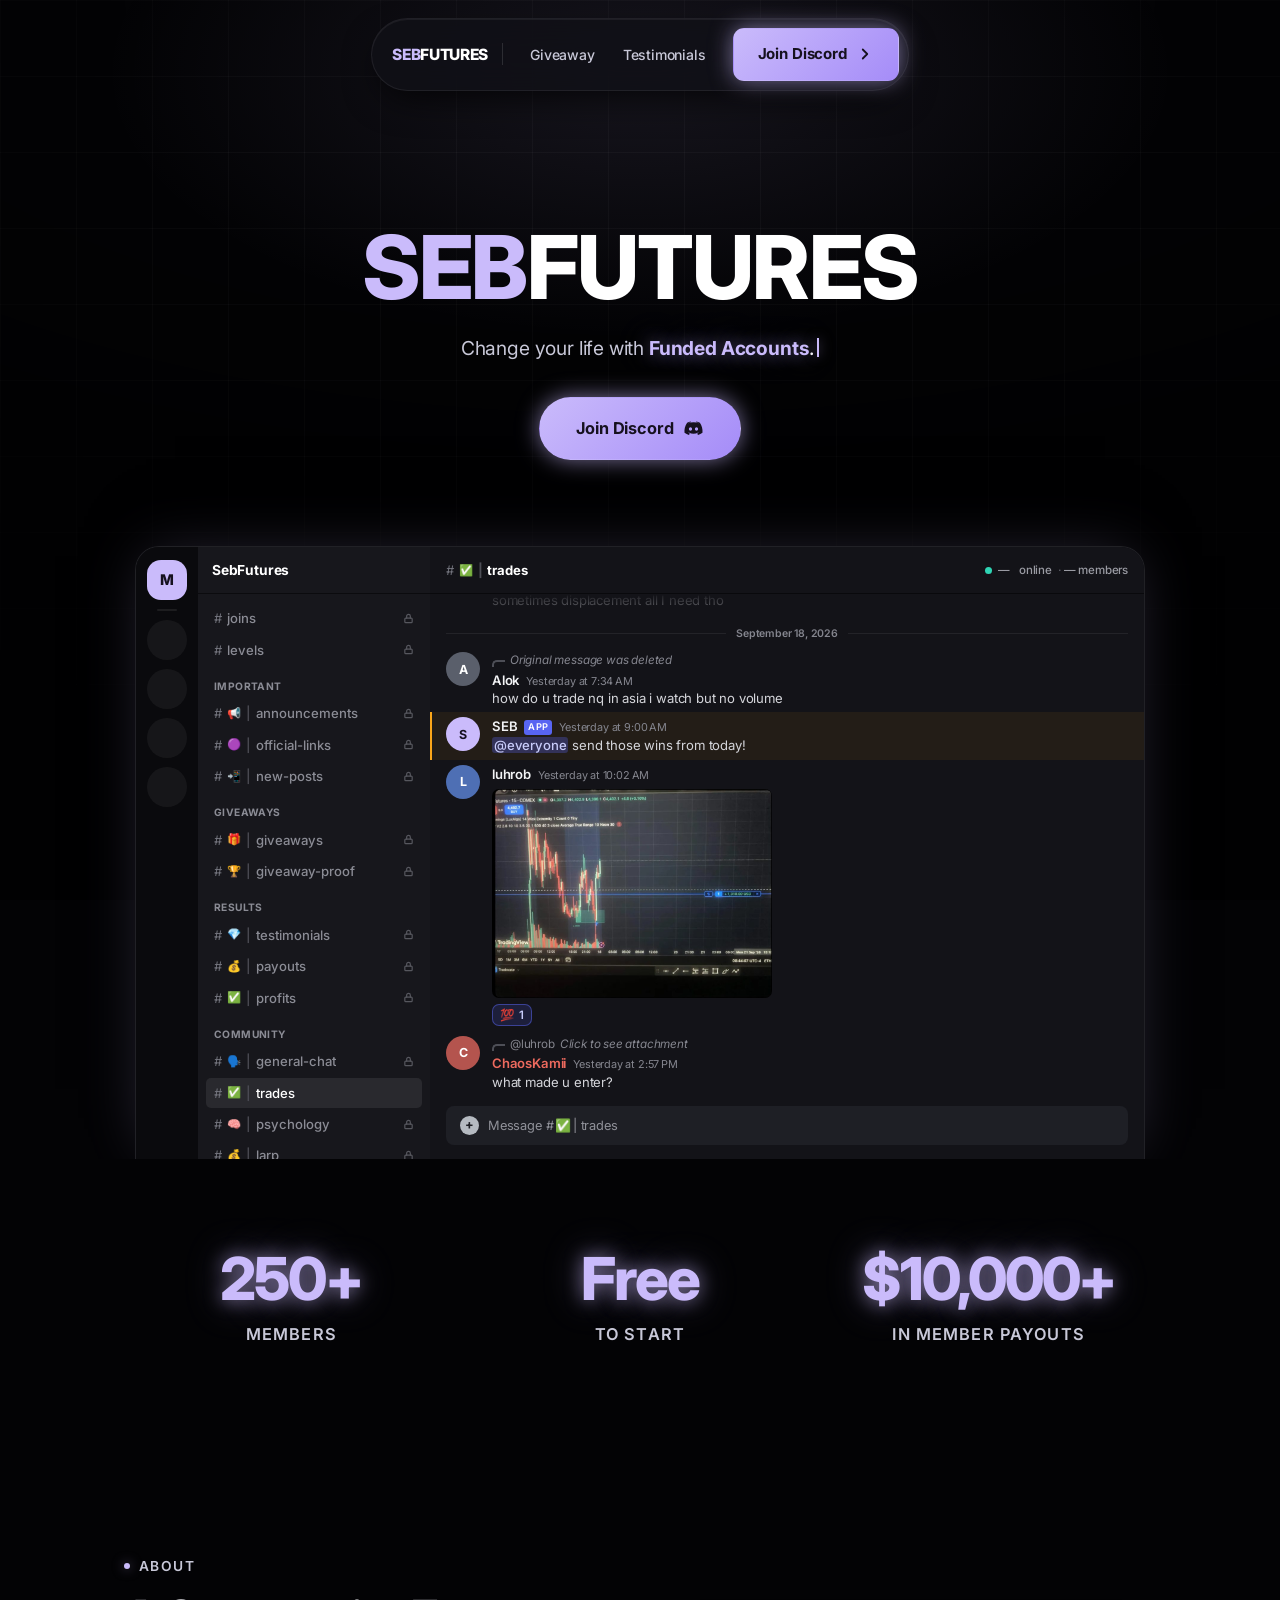
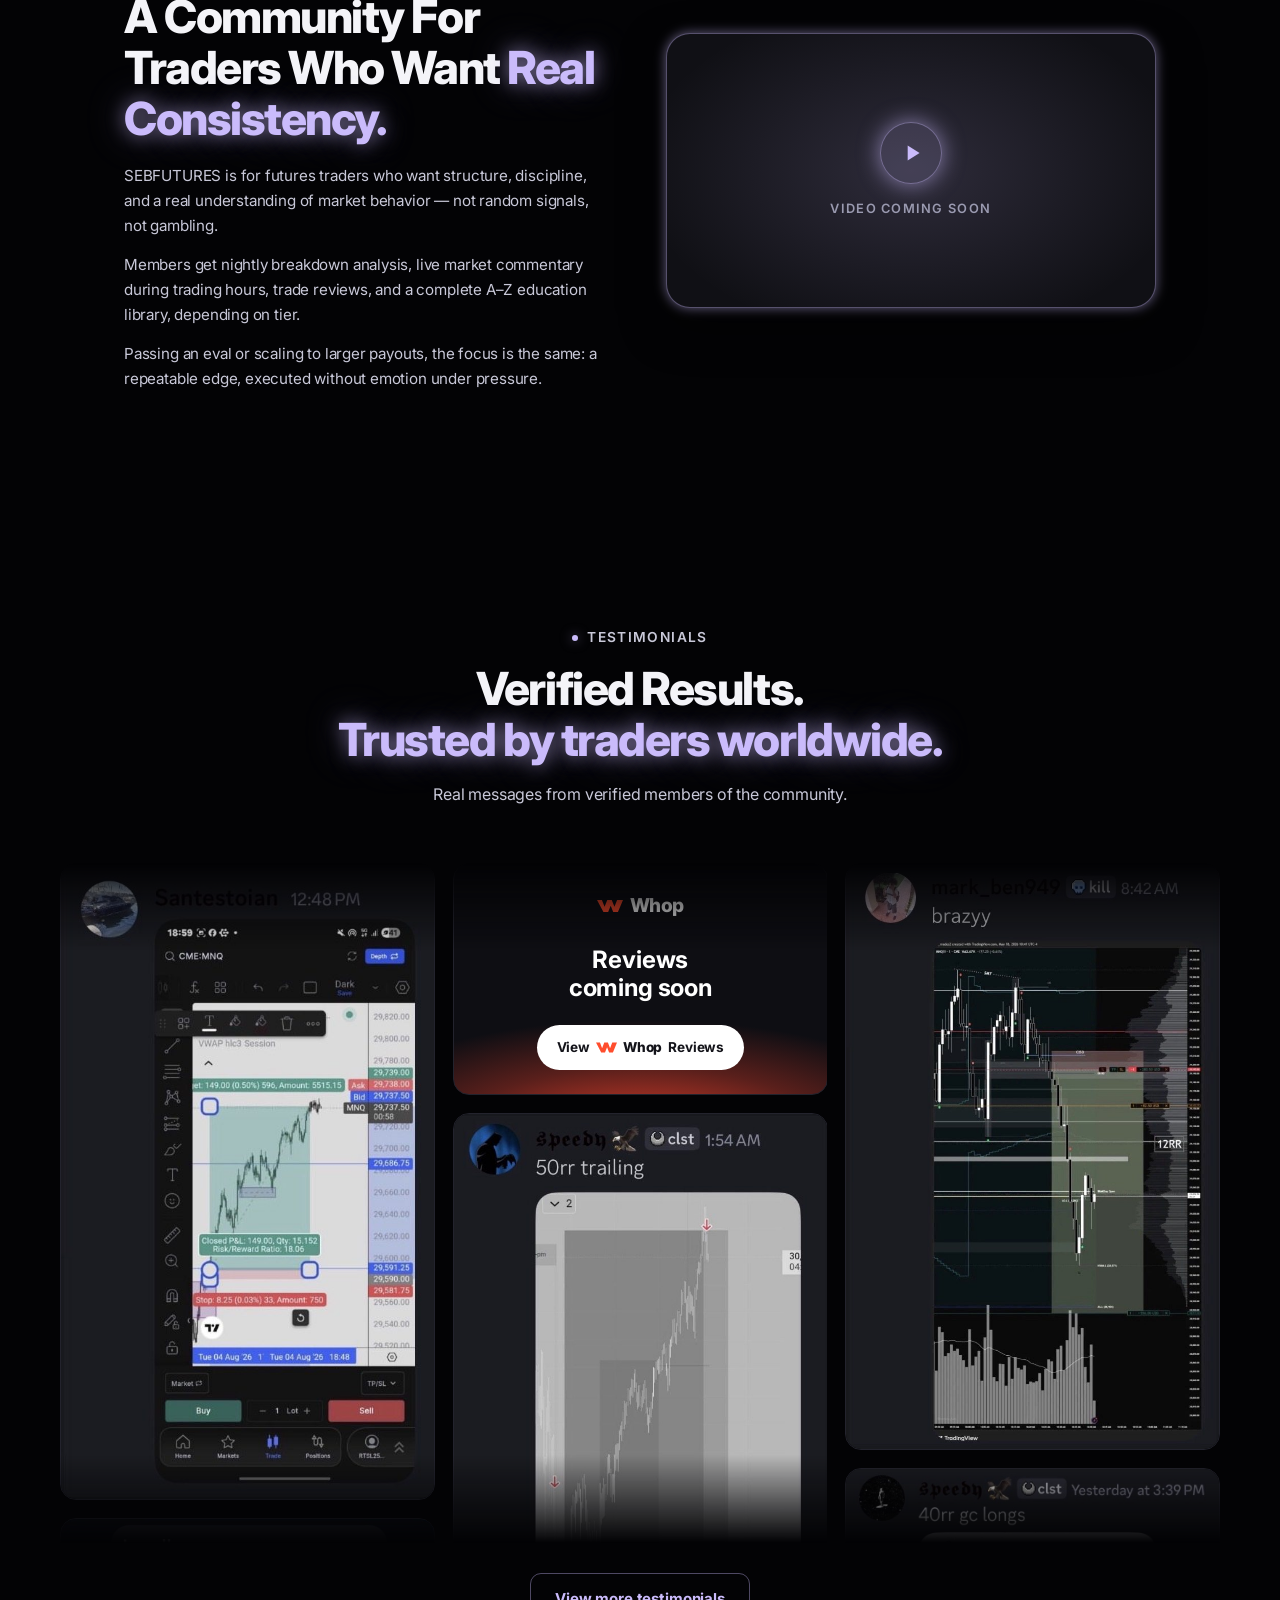
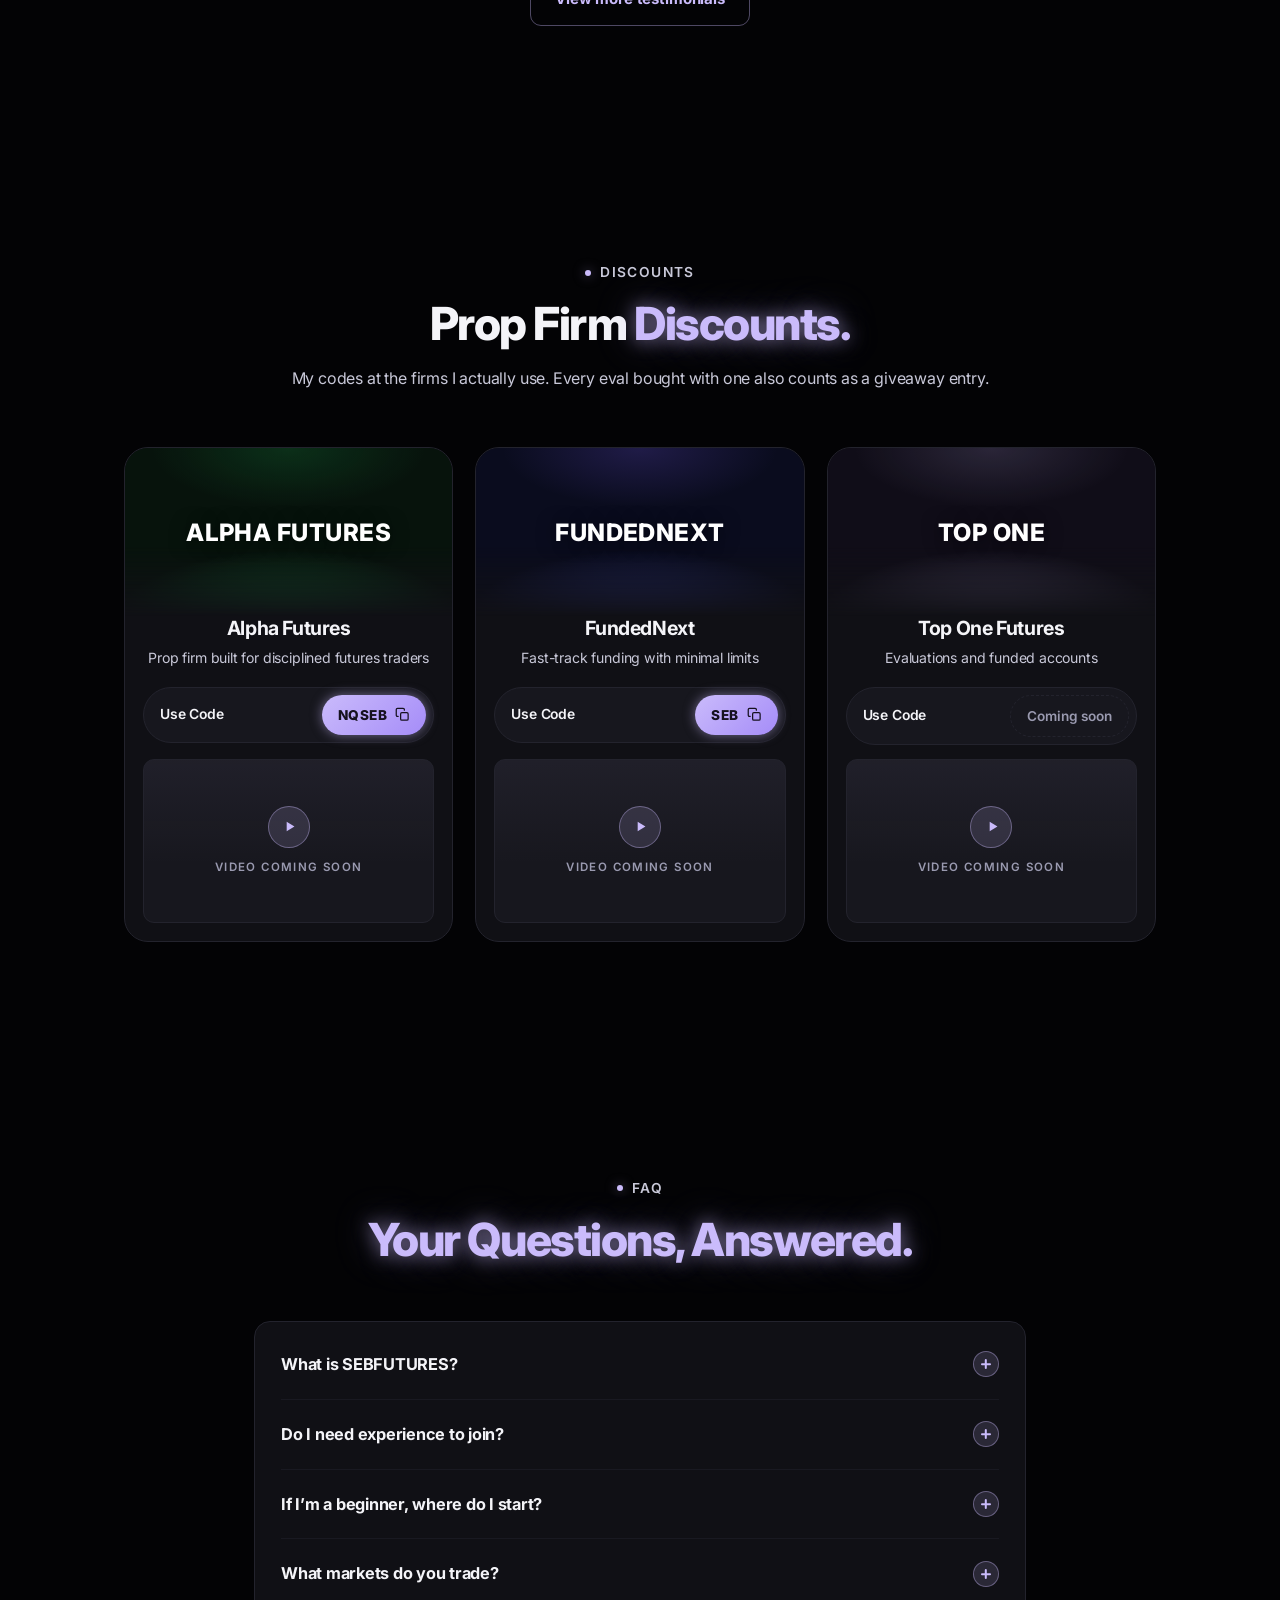
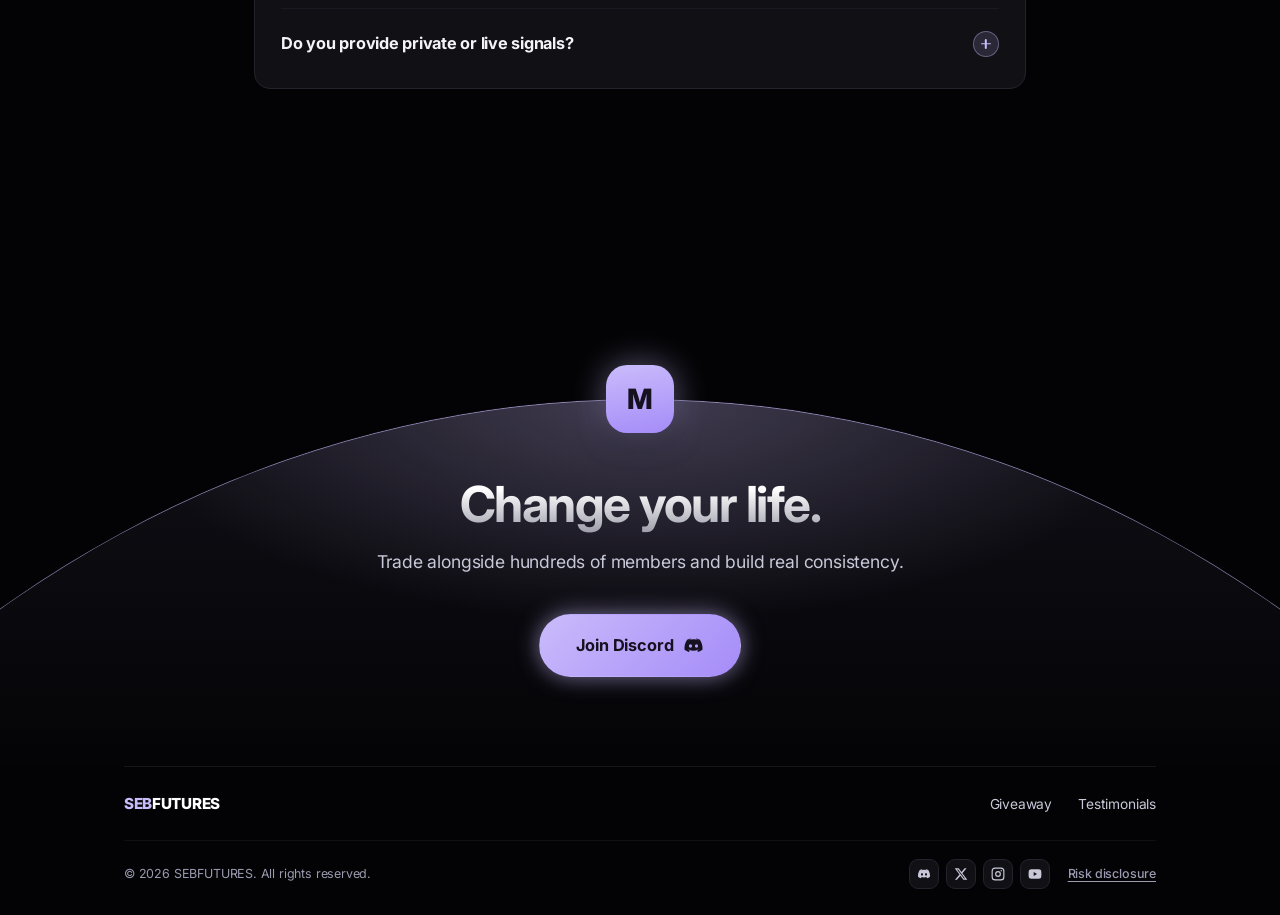
<file: index.html>
<!DOCTYPE html>
<html lang="en">
<head>
<meta charset="UTF-8">
<meta name="viewport" content="width=device-width, initial-scale=1">
<title>SEBFUTURES — Learn to trade with structure and community</title>
<meta name="description" content="The journey to becoming profitable is not easy — without structure and community it becomes 10x harder. Join the free Discord for a structured path to profitability.">

<link rel="icon" href="/favicon.ico" sizes="any">
<link rel="icon" type="image/png" sizes="32x32" href="assets/icon-32.png?v=19">
<link rel="icon" type="image/png" sizes="256x256" href="assets/icon-256.png?v=19">
<link rel="apple-touch-icon" href="assets/icon-180.png?v=19">
<link rel="preconnect" href="https://fonts.googleapis.com">
<link rel="preconnect" href="https://fonts.gstatic.com" crossorigin>
<link href="https://fonts.googleapis.com/css2?family=Inter:wght@400;500;600;700;800&display=swap" rel="stylesheet">
<link rel="stylesheet" href="assets/css/style.css?v=71">
</head>
<body>

<!-- ==========================================================================
     NAV — identical on every page. Section links resolve to index.html so
     they work from any page.
     ========================================================================== -->
<header class="nav" id="nav">
  <div class="nav__bubble">
    <a class="brand" href="index.html">
      <span class="brand__text"><span>SEB</span>FUTURES</span>
    </a>

    <span class="nav__rule" aria-hidden="true"></span>

    <nav class="nav__links" id="navLinks" aria-label="Main">
      <a href="giveaways.html">Giveaway</a>
      <a href="testimonials.html">Testimonials</a>
    </nav>

    <a href="https://discord.gg/Y7kmzBYfVe" target="_blank" rel="noopener" class="btn btn--primary nav__cta">Join Discord <svg viewBox="0 0 24 24" fill="none" stroke="currentColor" stroke-width="2.4" stroke-linecap="round" stroke-linejoin="round" aria-hidden="true"><path d="m9 18 6-6-6-6"/></svg></a>

    <button class="nav__toggle" id="navToggle" aria-label="Toggle menu" aria-expanded="false" aria-controls="navLinks">
      <span></span><span></span><span></span>
    </button>
  </div>
</header>

<main>

  <!-- ======================================================================
       HERO
       ====================================================================== -->
  <section class="hero">
    <div class="container">
      <h1 class="hero__title"><span>SEB</span>FUTURES</h1>

      <p class="hero__sub">
        Change your life with
        <span class="typer-slot" aria-hidden="true"><span class="typer" data-typer='["Funded Accounts","Risk Management","Futures","Price Action","ICT Concepts"]'><span class="typer__text"></span></span><span class="typer__stop">.</span><span class="typer__caret"></span></span>
        <span class="sr-only">funded accounts, risk management, futures, price action and ICT concepts.</span>
      </p>

      <div class="btn-row btn-row--center">
        <a href="https://discord.gg/Y7kmzBYfVe" target="_blank" rel="noopener" class="btn btn--primary btn--lg">Join Discord <svg viewBox="0 0 24 24" fill="currentColor" aria-hidden="true"><path d="M19.27 5.33A16.5 16.5 0 0 0 15.2 4l-.25.5a12.6 12.6 0 0 1 3.6 1.85 15.9 15.9 0 0 0-13.1 0A12.6 12.6 0 0 1 9.05 4.5L8.8 4a16.5 16.5 0 0 0-4.07 1.33C2.1 9.27 1.4 13.1 1.75 16.87a16.6 16.6 0 0 0 5.05 2.58l1.1-1.72c-.6-.23-1.18-.5-1.73-.83l.42-.33a11.8 11.8 0 0 0 10.82 0l.42.33c-.55.33-1.13.6-1.73.83l1.1 1.72a16.6 16.6 0 0 0 5.05-2.58c.42-4.37-.7-8.17-2.98-11.54zM8.55 14.65c-.98 0-1.79-.9-1.79-2s.79-2 1.79-2 1.8.9 1.79 2c0 1.1-.79 2-1.79 2zm6.9 0c-.98 0-1.79-.9-1.79-2s.79-2 1.79-2 1.8.9 1.79 2c0 1.1-.79 2-1.79 2z"/></svg></a>
      </div>

      <!-- ==================================================================
           DISCORD PANEL — a styled replica of the real server, not an embed.
           Discord exposes no public endpoint for messages and this site is
           static, so the conversation is fixed. The member and online counts
           in the top bar ARE live (invite endpoint, CORS-allowed).

           Channels are tabs on initTabs(). #trades carries real content; every
           other channel is a .dui__feed--locked panel, which is what a
           non-member actually sees.
           ================================================================== -->
      <figure class="hero__shot">
        <div class="dui">
          <div class="dui__rail" aria-hidden="true">
            <span class="dui__rail-server">M</span>
            <span class="dui__rail-sep"></span>
            <span class="dui__rail-dot"></span>
            <span class="dui__rail-dot"></span>
            <span class="dui__rail-dot"></span>
            <span class="dui__rail-dot"></span>
          </div>

          <div class="dui__side">
            <p class="dui__servername">SebFutures</p>
            <div class="dui__channels" role="tablist" aria-label="Channels" data-tabs>
            <button class="tab dui__channel" role="tab" id="tab-joins" aria-controls="dui-joins"
                    aria-selected="false" tabindex="-1"><span class="dui__hash" aria-hidden="true">#</span><span class="dui__cname">joins</span><span class="dui__lock" aria-hidden="true"><svg viewBox="0 0 24 24" fill="none" stroke="currentColor" stroke-width="2.6" stroke-linecap="round" aria-hidden="true"><rect x="4" y="11" width="16" height="10" rx="2"/><path d="M8 11V7a4 4 0 0 1 8 0v4"/></svg></span></button>
            <button class="tab dui__channel" role="tab" id="tab-levels" aria-controls="dui-levels"
                    aria-selected="false" tabindex="-1"><span class="dui__hash" aria-hidden="true">#</span><span class="dui__cname">levels</span><span class="dui__lock" aria-hidden="true"><svg viewBox="0 0 24 24" fill="none" stroke="currentColor" stroke-width="2.6" stroke-linecap="round" aria-hidden="true"><rect x="4" y="11" width="16" height="10" rx="2"/><path d="M8 11V7a4 4 0 0 1 8 0v4"/></svg></span></button>
            <p class="dui__group">Important</p>
            <button class="tab dui__channel" role="tab" id="tab-announcements" aria-controls="dui-announcements"
                    aria-selected="false" tabindex="-1"><span class="dui__hash" aria-hidden="true">#</span><span class="dui__emoji" aria-hidden="true">📢</span><span class="dui__bar" aria-hidden="true">|</span><span class="dui__cname">announcements</span><span class="dui__lock" aria-hidden="true"><svg viewBox="0 0 24 24" fill="none" stroke="currentColor" stroke-width="2.6" stroke-linecap="round" aria-hidden="true"><rect x="4" y="11" width="16" height="10" rx="2"/><path d="M8 11V7a4 4 0 0 1 8 0v4"/></svg></span></button>
            <button class="tab dui__channel" role="tab" id="tab-official-links" aria-controls="dui-official-links"
                    aria-selected="false" tabindex="-1"><span class="dui__hash" aria-hidden="true">#</span><span class="dui__emoji" aria-hidden="true">🟣</span><span class="dui__bar" aria-hidden="true">|</span><span class="dui__cname">official-links</span><span class="dui__lock" aria-hidden="true"><svg viewBox="0 0 24 24" fill="none" stroke="currentColor" stroke-width="2.6" stroke-linecap="round" aria-hidden="true"><rect x="4" y="11" width="16" height="10" rx="2"/><path d="M8 11V7a4 4 0 0 1 8 0v4"/></svg></span></button>
            <button class="tab dui__channel" role="tab" id="tab-new-posts" aria-controls="dui-new-posts"
                    aria-selected="false" tabindex="-1"><span class="dui__hash" aria-hidden="true">#</span><span class="dui__emoji" aria-hidden="true">📲</span><span class="dui__bar" aria-hidden="true">|</span><span class="dui__cname">new-posts</span><span class="dui__lock" aria-hidden="true"><svg viewBox="0 0 24 24" fill="none" stroke="currentColor" stroke-width="2.6" stroke-linecap="round" aria-hidden="true"><rect x="4" y="11" width="16" height="10" rx="2"/><path d="M8 11V7a4 4 0 0 1 8 0v4"/></svg></span></button>
            <p class="dui__group">Giveaways</p>
            <button class="tab dui__channel" role="tab" id="tab-giveaways" aria-controls="dui-giveaways"
                    aria-selected="false" tabindex="-1"><span class="dui__hash" aria-hidden="true">#</span><span class="dui__emoji" aria-hidden="true">🎁</span><span class="dui__bar" aria-hidden="true">|</span><span class="dui__cname">giveaways</span><span class="dui__lock" aria-hidden="true"><svg viewBox="0 0 24 24" fill="none" stroke="currentColor" stroke-width="2.6" stroke-linecap="round" aria-hidden="true"><rect x="4" y="11" width="16" height="10" rx="2"/><path d="M8 11V7a4 4 0 0 1 8 0v4"/></svg></span></button>
            <button class="tab dui__channel" role="tab" id="tab-giveaway-proof" aria-controls="dui-giveaway-proof"
                    aria-selected="false" tabindex="-1"><span class="dui__hash" aria-hidden="true">#</span><span class="dui__emoji" aria-hidden="true">🏆</span><span class="dui__bar" aria-hidden="true">|</span><span class="dui__cname">giveaway-proof</span><span class="dui__lock" aria-hidden="true"><svg viewBox="0 0 24 24" fill="none" stroke="currentColor" stroke-width="2.6" stroke-linecap="round" aria-hidden="true"><rect x="4" y="11" width="16" height="10" rx="2"/><path d="M8 11V7a4 4 0 0 1 8 0v4"/></svg></span></button>
            <p class="dui__group">Results</p>
            <button class="tab dui__channel" role="tab" id="tab-testimonials" aria-controls="dui-testimonials"
                    aria-selected="false" tabindex="-1"><span class="dui__hash" aria-hidden="true">#</span><span class="dui__emoji" aria-hidden="true">💎</span><span class="dui__bar" aria-hidden="true">|</span><span class="dui__cname">testimonials</span><span class="dui__lock" aria-hidden="true"><svg viewBox="0 0 24 24" fill="none" stroke="currentColor" stroke-width="2.6" stroke-linecap="round" aria-hidden="true"><rect x="4" y="11" width="16" height="10" rx="2"/><path d="M8 11V7a4 4 0 0 1 8 0v4"/></svg></span></button>
            <button class="tab dui__channel" role="tab" id="tab-payouts" aria-controls="dui-payouts"
                    aria-selected="false" tabindex="-1"><span class="dui__hash" aria-hidden="true">#</span><span class="dui__emoji" aria-hidden="true">💰</span><span class="dui__bar" aria-hidden="true">|</span><span class="dui__cname">payouts</span><span class="dui__lock" aria-hidden="true"><svg viewBox="0 0 24 24" fill="none" stroke="currentColor" stroke-width="2.6" stroke-linecap="round" aria-hidden="true"><rect x="4" y="11" width="16" height="10" rx="2"/><path d="M8 11V7a4 4 0 0 1 8 0v4"/></svg></span></button>
            <button class="tab dui__channel" role="tab" id="tab-profits" aria-controls="dui-profits"
                    aria-selected="false" tabindex="-1"><span class="dui__hash" aria-hidden="true">#</span><span class="dui__emoji" aria-hidden="true">✅</span><span class="dui__bar" aria-hidden="true">|</span><span class="dui__cname">profits</span><span class="dui__lock" aria-hidden="true"><svg viewBox="0 0 24 24" fill="none" stroke="currentColor" stroke-width="2.6" stroke-linecap="round" aria-hidden="true"><rect x="4" y="11" width="16" height="10" rx="2"/><path d="M8 11V7a4 4 0 0 1 8 0v4"/></svg></span></button>
            <p class="dui__group">Community</p>
            <button class="tab dui__channel" role="tab" id="tab-general-chat" aria-controls="dui-general-chat"
                    aria-selected="false" tabindex="-1"><span class="dui__hash" aria-hidden="true">#</span><span class="dui__emoji" aria-hidden="true">🗣️</span><span class="dui__bar" aria-hidden="true">|</span><span class="dui__cname">general-chat</span><span class="dui__lock" aria-hidden="true"><svg viewBox="0 0 24 24" fill="none" stroke="currentColor" stroke-width="2.6" stroke-linecap="round" aria-hidden="true"><rect x="4" y="11" width="16" height="10" rx="2"/><path d="M8 11V7a4 4 0 0 1 8 0v4"/></svg></span></button>
            <button class="tab dui__channel" role="tab" id="tab-trades" aria-controls="dui-trades"
                    aria-selected="true" tabindex="0"><span class="dui__hash" aria-hidden="true">#</span><span class="dui__emoji" aria-hidden="true">✅</span><span class="dui__bar" aria-hidden="true">|</span><span class="dui__cname">trades</span></button>
            <button class="tab dui__channel" role="tab" id="tab-psychology" aria-controls="dui-psychology"
                    aria-selected="false" tabindex="-1"><span class="dui__hash" aria-hidden="true">#</span><span class="dui__emoji" aria-hidden="true">🧠</span><span class="dui__bar" aria-hidden="true">|</span><span class="dui__cname">psychology</span><span class="dui__lock" aria-hidden="true"><svg viewBox="0 0 24 24" fill="none" stroke="currentColor" stroke-width="2.6" stroke-linecap="round" aria-hidden="true"><rect x="4" y="11" width="16" height="10" rx="2"/><path d="M8 11V7a4 4 0 0 1 8 0v4"/></svg></span></button>
            <button class="tab dui__channel" role="tab" id="tab-larp" aria-controls="dui-larp"
                    aria-selected="false" tabindex="-1"><span class="dui__hash" aria-hidden="true">#</span><span class="dui__emoji" aria-hidden="true">💰</span><span class="dui__bar" aria-hidden="true">|</span><span class="dui__cname">larp</span><span class="dui__lock" aria-hidden="true"><svg viewBox="0 0 24 24" fill="none" stroke="currentColor" stroke-width="2.6" stroke-linecap="round" aria-hidden="true"><rect x="4" y="11" width="16" height="10" rx="2"/><path d="M8 11V7a4 4 0 0 1 8 0v4"/></svg></span></button>
            <p class="dui__group">Education</p>
            <button class="tab dui__channel" role="tab" id="tab-pdfs" aria-controls="dui-pdfs"
                    aria-selected="false" tabindex="-1"><span class="dui__hash" aria-hidden="true">#</span><span class="dui__cname">pdfs</span><span class="dui__lock" aria-hidden="true"><svg viewBox="0 0 24 24" fill="none" stroke="currentColor" stroke-width="2.6" stroke-linecap="round" aria-hidden="true"><rect x="4" y="11" width="16" height="10" rx="2"/><path d="M8 11V7a4 4 0 0 1 8 0v4"/></svg></span></button>
            <button class="tab dui__channel" role="tab" id="tab-road-to-riches" aria-controls="dui-road-to-riches"
                    aria-selected="false" tabindex="-1"><span class="dui__hash" aria-hidden="true">#</span><span class="dui__cname">road-to-riches</span><span class="dui__lock" aria-hidden="true"><svg viewBox="0 0 24 24" fill="none" stroke="currentColor" stroke-width="2.6" stroke-linecap="round" aria-hidden="true"><rect x="4" y="11" width="16" height="10" rx="2"/><path d="M8 11V7a4 4 0 0 1 8 0v4"/></svg></span></button>
            <p class="dui__group">Exclusive</p>
            <button class="tab dui__channel" role="tab" id="tab-seb" aria-controls="dui-seb"
                    aria-selected="false" tabindex="-1"><span class="dui__hash" aria-hidden="true">#</span><span class="dui__emoji" aria-hidden="true">👑</span><span class="dui__bar" aria-hidden="true">|</span><span class="dui__cname">seb</span><span class="dui__lock" aria-hidden="true"><svg viewBox="0 0 24 24" fill="none" stroke="currentColor" stroke-width="2.6" stroke-linecap="round" aria-hidden="true"><rect x="4" y="11" width="16" height="10" rx="2"/><path d="M8 11V7a4 4 0 0 1 8 0v4"/></svg></span></button>
            </div>
          </div>

          <div class="dui__main">
            <header class="dui__top">
              <span class="dui__hash" aria-hidden="true">#</span>
              <span class="dui__emoji" data-dui-emoji aria-hidden="true">✅</span>
              <span class="dui__bar" data-dui-bar aria-hidden="true">|</span>
              <span class="dui__topname">trades</span>
              <span class="dui__presence">
                <i aria-hidden="true"></i><span data-discord-online>&mdash;</span>&nbsp;online<span
                  class="dui__presence-more"><span class="dui__presence-sep" aria-hidden="true">&middot;</span> <span data-discord-members>&mdash;</span>&nbsp;members</span>
              </span>
            </header>

        <div class="dui__feed" id="dui-trades" role="tabpanel" aria-labelledby="tab-trades">
          <div class="dui__msg">
            <span class="dui__avatar dui__avatar--a" aria-hidden="true">C</span>
            <div>
              <p class="dui__meta"><span class="dui__author dui__author--red">ChaosKamii</span><time>9/17/26, 9:00&#8239;PM</time></p>
              <p class="dui__text">entering based off narativr?</p>
            </div>
          </div>

          <div class="dui__msg">
            <span class="dui__avatar dui__avatar--b" aria-hidden="true">L</span>
            <div>
              <p class="dui__meta"><span class="dui__author">luhrob</span><time>9/17/26, 9:06&#8239;PM</time></p>
              <p class="dui__text">What do y&rsquo;all enter off?</p>
            </div>
          </div>

          <div class="dui__msg">
            <span class="dui__avatar dui__avatar--seb" aria-hidden="true">S</span>
            <div>
              <p class="dui__meta"><span class="dui__author dui__author--gold">seb</span><time>9/17/26, 9:07&#8239;PM</time></p>
              <p class="dui__text">Rbs and ifvgs usually</p>
              <p class="dui__text">sometimes displacement all I need tho</p>
            </div>
          </div>

          <p class="dui__divider"><span>September 18, 2026</span></p>

          <div class="dui__msg">
            <span class="dui__avatar dui__avatar--c" aria-hidden="true">A</span>
            <div>
              <p class="dui__reply"><em>Original message was deleted</em></p>
              <p class="dui__meta"><span class="dui__author">Alok</span><time>Yesterday at 7:34&#8239;AM</time></p>
              <p class="dui__text">how do u trade nq in asia i watch but no volume</p>
            </div>
          </div>

          <div class="dui__msg dui__msg--mention">
            <span class="dui__avatar dui__avatar--seb" aria-hidden="true">S</span>
            <div>
              <p class="dui__meta"><span class="dui__author">SEB</span><span class="dui__app">APP</span><time>Yesterday at 9:00&#8239;AM</time></p>
              <p class="dui__text"><b>@everyone</b> send those wins from today!</p>
            </div>
          </div>

          <div class="dui__msg">
            <span class="dui__avatar dui__avatar--b" aria-hidden="true">L</span>
            <div>
              <p class="dui__meta"><span class="dui__author">luhrob</span><time>Yesterday at 10:02&#8239;AM</time></p>
              <img class="dui__shot" src="assets/discord/trade-luhrob.jpg"
                   alt="A COMEX futures chart posted in #trades, closed at +1,310.00 USD."
                   width="940" height="701" loading="lazy" decoding="async">
              <p class="dui__react"><span>💯</span> 1</p>
            </div>
          </div>

          <div class="dui__msg">
            <span class="dui__avatar dui__avatar--a" aria-hidden="true">C</span>
            <div>
              <p class="dui__reply">@luhrob <em>Click to see attachment</em></p>
              <p class="dui__meta"><span class="dui__author dui__author--red">ChaosKamii</span><time>Yesterday at 2:57&#8239;PM</time></p>
              <p class="dui__text">what made u enter?</p>
            </div>
          </div>
        </div>
        <div class="dui__feed dui__feed--locked" id="dui-joins" role="tabpanel" aria-labelledby="tab-joins" hidden>
          <span class="dui__lock-mark" aria-hidden="true"><svg viewBox="0 0 24 24" fill="none" stroke="currentColor" stroke-width="2.6" stroke-linecap="round" aria-hidden="true"><rect x="4" y="11" width="16" height="10" rx="2"/><path d="M8 11V7a4 4 0 0 1 8 0v4"/></svg></span>
          <p class="dui__lock-title">#joins is members only</p>
          <p class="dui__lock-copy">Join the Discord to unlock this channel.</p>
          <a href="https://discord.gg/Y7kmzBYfVe" target="_blank" rel="noopener" class="btn btn--primary btn--sm">Join Discord</a>
        </div>
        <div class="dui__feed dui__feed--locked" id="dui-levels" role="tabpanel" aria-labelledby="tab-levels" hidden>
          <span class="dui__lock-mark" aria-hidden="true"><svg viewBox="0 0 24 24" fill="none" stroke="currentColor" stroke-width="2.6" stroke-linecap="round" aria-hidden="true"><rect x="4" y="11" width="16" height="10" rx="2"/><path d="M8 11V7a4 4 0 0 1 8 0v4"/></svg></span>
          <p class="dui__lock-title">#levels is members only</p>
          <p class="dui__lock-copy">Join the Discord to unlock this channel.</p>
          <a href="https://discord.gg/Y7kmzBYfVe" target="_blank" rel="noopener" class="btn btn--primary btn--sm">Join Discord</a>
        </div>
        <div class="dui__feed dui__feed--locked" id="dui-announcements" role="tabpanel" aria-labelledby="tab-announcements" hidden>
          <span class="dui__lock-mark" aria-hidden="true"><svg viewBox="0 0 24 24" fill="none" stroke="currentColor" stroke-width="2.6" stroke-linecap="round" aria-hidden="true"><rect x="4" y="11" width="16" height="10" rx="2"/><path d="M8 11V7a4 4 0 0 1 8 0v4"/></svg></span>
          <p class="dui__lock-title">#announcements is members only</p>
          <p class="dui__lock-copy">Join the Discord to unlock this channel.</p>
          <a href="https://discord.gg/Y7kmzBYfVe" target="_blank" rel="noopener" class="btn btn--primary btn--sm">Join Discord</a>
        </div>
        <div class="dui__feed dui__feed--locked" id="dui-official-links" role="tabpanel" aria-labelledby="tab-official-links" hidden>
          <span class="dui__lock-mark" aria-hidden="true"><svg viewBox="0 0 24 24" fill="none" stroke="currentColor" stroke-width="2.6" stroke-linecap="round" aria-hidden="true"><rect x="4" y="11" width="16" height="10" rx="2"/><path d="M8 11V7a4 4 0 0 1 8 0v4"/></svg></span>
          <p class="dui__lock-title">#official-links is members only</p>
          <p class="dui__lock-copy">Join the Discord to unlock this channel.</p>
          <a href="https://discord.gg/Y7kmzBYfVe" target="_blank" rel="noopener" class="btn btn--primary btn--sm">Join Discord</a>
        </div>
        <div class="dui__feed dui__feed--locked" id="dui-new-posts" role="tabpanel" aria-labelledby="tab-new-posts" hidden>
          <span class="dui__lock-mark" aria-hidden="true"><svg viewBox="0 0 24 24" fill="none" stroke="currentColor" stroke-width="2.6" stroke-linecap="round" aria-hidden="true"><rect x="4" y="11" width="16" height="10" rx="2"/><path d="M8 11V7a4 4 0 0 1 8 0v4"/></svg></span>
          <p class="dui__lock-title">#new-posts is members only</p>
          <p class="dui__lock-copy">Join the Discord to unlock this channel.</p>
          <a href="https://discord.gg/Y7kmzBYfVe" target="_blank" rel="noopener" class="btn btn--primary btn--sm">Join Discord</a>
        </div>
        <div class="dui__feed dui__feed--locked" id="dui-giveaways" role="tabpanel" aria-labelledby="tab-giveaways" hidden>
          <span class="dui__lock-mark" aria-hidden="true"><svg viewBox="0 0 24 24" fill="none" stroke="currentColor" stroke-width="2.6" stroke-linecap="round" aria-hidden="true"><rect x="4" y="11" width="16" height="10" rx="2"/><path d="M8 11V7a4 4 0 0 1 8 0v4"/></svg></span>
          <p class="dui__lock-title">#giveaways is members only</p>
          <p class="dui__lock-copy">Join the Discord to unlock this channel.</p>
          <a href="https://discord.gg/Y7kmzBYfVe" target="_blank" rel="noopener" class="btn btn--primary btn--sm">Join Discord</a>
        </div>
        <div class="dui__feed dui__feed--locked" id="dui-giveaway-proof" role="tabpanel" aria-labelledby="tab-giveaway-proof" hidden>
          <span class="dui__lock-mark" aria-hidden="true"><svg viewBox="0 0 24 24" fill="none" stroke="currentColor" stroke-width="2.6" stroke-linecap="round" aria-hidden="true"><rect x="4" y="11" width="16" height="10" rx="2"/><path d="M8 11V7a4 4 0 0 1 8 0v4"/></svg></span>
          <p class="dui__lock-title">#giveaway-proof is members only</p>
          <p class="dui__lock-copy">Join the Discord to unlock this channel.</p>
          <a href="https://discord.gg/Y7kmzBYfVe" target="_blank" rel="noopener" class="btn btn--primary btn--sm">Join Discord</a>
        </div>
        <div class="dui__feed dui__feed--locked" id="dui-testimonials" role="tabpanel" aria-labelledby="tab-testimonials" hidden>
          <span class="dui__lock-mark" aria-hidden="true"><svg viewBox="0 0 24 24" fill="none" stroke="currentColor" stroke-width="2.6" stroke-linecap="round" aria-hidden="true"><rect x="4" y="11" width="16" height="10" rx="2"/><path d="M8 11V7a4 4 0 0 1 8 0v4"/></svg></span>
          <p class="dui__lock-title">#testimonials is members only</p>
          <p class="dui__lock-copy">Join the Discord to unlock this channel.</p>
          <a href="https://discord.gg/Y7kmzBYfVe" target="_blank" rel="noopener" class="btn btn--primary btn--sm">Join Discord</a>
        </div>
        <div class="dui__feed dui__feed--locked" id="dui-payouts" role="tabpanel" aria-labelledby="tab-payouts" hidden>
          <span class="dui__lock-mark" aria-hidden="true"><svg viewBox="0 0 24 24" fill="none" stroke="currentColor" stroke-width="2.6" stroke-linecap="round" aria-hidden="true"><rect x="4" y="11" width="16" height="10" rx="2"/><path d="M8 11V7a4 4 0 0 1 8 0v4"/></svg></span>
          <p class="dui__lock-title">#payouts is members only</p>
          <p class="dui__lock-copy">Join the Discord to unlock this channel.</p>
          <a href="https://discord.gg/Y7kmzBYfVe" target="_blank" rel="noopener" class="btn btn--primary btn--sm">Join Discord</a>
        </div>
        <div class="dui__feed dui__feed--locked" id="dui-profits" role="tabpanel" aria-labelledby="tab-profits" hidden>
          <span class="dui__lock-mark" aria-hidden="true"><svg viewBox="0 0 24 24" fill="none" stroke="currentColor" stroke-width="2.6" stroke-linecap="round" aria-hidden="true"><rect x="4" y="11" width="16" height="10" rx="2"/><path d="M8 11V7a4 4 0 0 1 8 0v4"/></svg></span>
          <p class="dui__lock-title">#profits is members only</p>
          <p class="dui__lock-copy">Join the Discord to unlock this channel.</p>
          <a href="https://discord.gg/Y7kmzBYfVe" target="_blank" rel="noopener" class="btn btn--primary btn--sm">Join Discord</a>
        </div>
        <div class="dui__feed dui__feed--locked" id="dui-general-chat" role="tabpanel" aria-labelledby="tab-general-chat" hidden>
          <span class="dui__lock-mark" aria-hidden="true"><svg viewBox="0 0 24 24" fill="none" stroke="currentColor" stroke-width="2.6" stroke-linecap="round" aria-hidden="true"><rect x="4" y="11" width="16" height="10" rx="2"/><path d="M8 11V7a4 4 0 0 1 8 0v4"/></svg></span>
          <p class="dui__lock-title">#general-chat is members only</p>
          <p class="dui__lock-copy">Join the Discord to unlock this channel.</p>
          <a href="https://discord.gg/Y7kmzBYfVe" target="_blank" rel="noopener" class="btn btn--primary btn--sm">Join Discord</a>
        </div>
        <div class="dui__feed dui__feed--locked" id="dui-psychology" role="tabpanel" aria-labelledby="tab-psychology" hidden>
          <span class="dui__lock-mark" aria-hidden="true"><svg viewBox="0 0 24 24" fill="none" stroke="currentColor" stroke-width="2.6" stroke-linecap="round" aria-hidden="true"><rect x="4" y="11" width="16" height="10" rx="2"/><path d="M8 11V7a4 4 0 0 1 8 0v4"/></svg></span>
          <p class="dui__lock-title">#psychology is members only</p>
          <p class="dui__lock-copy">Join the Discord to unlock this channel.</p>
          <a href="https://discord.gg/Y7kmzBYfVe" target="_blank" rel="noopener" class="btn btn--primary btn--sm">Join Discord</a>
        </div>
        <div class="dui__feed dui__feed--locked" id="dui-larp" role="tabpanel" aria-labelledby="tab-larp" hidden>
          <span class="dui__lock-mark" aria-hidden="true"><svg viewBox="0 0 24 24" fill="none" stroke="currentColor" stroke-width="2.6" stroke-linecap="round" aria-hidden="true"><rect x="4" y="11" width="16" height="10" rx="2"/><path d="M8 11V7a4 4 0 0 1 8 0v4"/></svg></span>
          <p class="dui__lock-title">#larp is members only</p>
          <p class="dui__lock-copy">Join the Discord to unlock this channel.</p>
          <a href="https://discord.gg/Y7kmzBYfVe" target="_blank" rel="noopener" class="btn btn--primary btn--sm">Join Discord</a>
        </div>
        <div class="dui__feed dui__feed--locked" id="dui-pdfs" role="tabpanel" aria-labelledby="tab-pdfs" hidden>
          <span class="dui__lock-mark" aria-hidden="true"><svg viewBox="0 0 24 24" fill="none" stroke="currentColor" stroke-width="2.6" stroke-linecap="round" aria-hidden="true"><rect x="4" y="11" width="16" height="10" rx="2"/><path d="M8 11V7a4 4 0 0 1 8 0v4"/></svg></span>
          <p class="dui__lock-title">#pdfs is members only</p>
          <p class="dui__lock-copy">Join the Discord to unlock this channel.</p>
          <a href="https://discord.gg/Y7kmzBYfVe" target="_blank" rel="noopener" class="btn btn--primary btn--sm">Join Discord</a>
        </div>
        <div class="dui__feed dui__feed--locked" id="dui-road-to-riches" role="tabpanel" aria-labelledby="tab-road-to-riches" hidden>
          <span class="dui__lock-mark" aria-hidden="true"><svg viewBox="0 0 24 24" fill="none" stroke="currentColor" stroke-width="2.6" stroke-linecap="round" aria-hidden="true"><rect x="4" y="11" width="16" height="10" rx="2"/><path d="M8 11V7a4 4 0 0 1 8 0v4"/></svg></span>
          <p class="dui__lock-title">#road-to-riches is members only</p>
          <p class="dui__lock-copy">Join the Discord to unlock this channel.</p>
          <a href="https://discord.gg/Y7kmzBYfVe" target="_blank" rel="noopener" class="btn btn--primary btn--sm">Join Discord</a>
        </div>
        <div class="dui__feed dui__feed--locked" id="dui-seb" role="tabpanel" aria-labelledby="tab-seb" hidden>
          <span class="dui__lock-mark" aria-hidden="true"><svg viewBox="0 0 24 24" fill="none" stroke="currentColor" stroke-width="2.6" stroke-linecap="round" aria-hidden="true"><rect x="4" y="11" width="16" height="10" rx="2"/><path d="M8 11V7a4 4 0 0 1 8 0v4"/></svg></span>
          <p class="dui__lock-title">#seb is members only</p>
          <p class="dui__lock-copy">Join the Discord to unlock this channel.</p>
          <a href="https://discord.gg/Y7kmzBYfVe" target="_blank" rel="noopener" class="btn btn--primary btn--sm">Join Discord</a>
        </div>

            <div class="dui__compose" aria-hidden="true">
              <span class="dui__plus">+</span>
              <span>Message #<span data-dui-compose>&#8239;✅&#8239;| trades</span></span>
            </div>
          </div>
        </div>
      </figure>
    </div>
  </section>

  <!-- ======================================================================
       STATS
       ====================================================================== -->
  <section class="section--tight">
    <div class="container">
      <div class="stats reveal">
        <div class="stat">
          <div class="stat__num">250+</div>
          <div class="stat__label">Members</div>
        </div>
        <div class="stat">
          <div class="stat__num">Free</div>
          <div class="stat__label">To start</div>
        </div>
        <div class="stat">
          <div class="stat__num">$10,000+</div>
          <div class="stat__label">In member payouts</div>
        </div>
      </div>
    </div>
  </section>


  <!-- ======================================================================
       ABOUT — copy left, video right. Swap the .vidbox placeholder for the
       real embed when the VSL exists; see the comment inside it.
       ====================================================================== -->
  <section class="section" id="about">
    <div class="container">
      <div class="about">
        <div class="about__copy reveal">
          <span class="eyebrow">About</span>
          <h2 class="h2--split">A Community For Traders Who Want <em>Real Consistency.</em></h2>
          <p>SEBFUTURES is for futures traders who want structure, discipline, and a real understanding of market behavior &mdash; not random signals, not gambling.</p>
          <p>Members get nightly breakdown analysis, live market commentary during trading hours, trade reviews, and a complete A&ndash;Z education library, depending on tier.</p>
          <p>Passing an eval or scaling to larger payouts, the focus is the same: a repeatable edge, executed without emotion under pressure.</p>
        </div>

        <div class="about__media reveal">
          <!-- PLACEHOLDER. To drop in the real video, replace everything inside
               .vidbox with the embed, e.g.
                 <iframe src="https://www.youtube.com/embed/VIDEO_ID"
                         title="..." loading="lazy" allowfullscreen
                         allow="accelerated-mobile-ads; encrypted-media; picture-in-picture"></iframe>
               or a <video controls poster="..."><source src="..." type="video/mp4"></video>.
               The 16:9 box and rounded frame come from the CSS, so the embed
               needs no sizing of its own. -->
          <div class="vidbox">
            <span class="vidbox__play" aria-hidden="true">
              <svg viewBox="0 0 24 24" fill="currentColor"><path d="M8 5.14v13.72L19 12 8 5.14z"/></svg>
            </span>
            <p class="vidbox__label">Video coming soon</p>
          </div>
        </div>
      </div>
    </div>
  </section>

  <!-- ======================================================================
       TESTIMONIALS — three columns scrolling vertically, middle one against
       the others. Each track holds its set twice and travels exactly 50%,
       so the second copy lands where the first began and the loop is
       seamless. The duplicate set is aria-hidden with empty alt so screen
       readers hear each screenshot once.

       Screenshots only, no name captions. Add a card by adding an <img> to
       BOTH copies in the same column.
       ====================================================================== -->
  <section class="section section--alt" id="testimonials">
    <div class="container">
      <div class="section__head section__head--center reveal">
        <span class="eyebrow">Testimonials</span>
        <h2 class="h2--split">Verified Results.<br><em>Trusted by traders worldwide.</em></h2>
        <p>Real messages from verified members of the community.</p>
      </div>
    </div>

    <div class="tcols">
        <div class="tcol">
          <div class="tcol__track tcol__track--down">
            <img src="assets/testimonials/t-11.jpg" alt="Discord message from Santestoian: an MNQ trade closed at 18 to 1 risk reward." width="514" height="876" loading="lazy" decoding="async">
            <img src="assets/testimonials/t-08.jpg" alt="Direct message from Prashad thanking Seb for help with trading psychology." width="746" height="1023" loading="lazy" decoding="async">
            <img src="assets/testimonials/t-05.jpg" alt="Discord message from TOXIC with the chart of a winning trade." width="747" height="821" loading="lazy" decoding="async">
            <img src="assets/testimonials/t-09.jpg" alt="Discord message from TOXIC: stopped in profit but payout secured." width="900" height="803" loading="lazy" decoding="async">
            <img src="assets/testimonials/t-06.jpg" alt="Direct message from Kryz: I can request a payout tomorrow, without your teaching I am not getting this." width="740" height="423" loading="lazy" decoding="async">
            <img src="assets/testimonials/t-11.jpg" alt="" width="514" height="876" loading="lazy" decoding="async" aria-hidden="true">
            <img src="assets/testimonials/t-08.jpg" alt="" width="746" height="1023" loading="lazy" decoding="async" aria-hidden="true">
            <img src="assets/testimonials/t-05.jpg" alt="" width="747" height="821" loading="lazy" decoding="async" aria-hidden="true">
            <img src="assets/testimonials/t-09.jpg" alt="" width="900" height="803" loading="lazy" decoding="async" aria-hidden="true">
            <img src="assets/testimonials/t-06.jpg" alt="" width="740" height="423" loading="lazy" decoding="async" aria-hidden="true">
          </div>
        </div>

        <div class="tcol">
          <div class="tcol__track tcol__track--up">
            <div class="whop">
              <p class="whop__brand"><svg class="whop__mark" viewBox="0 0 34 20" fill="currentColor" aria-hidden="true"><path d="M0 2h6.4l3.5 9.1L13.4 2h5.9l3.5 9.1L26.3 2H34l-6.6 16h-6.2l-3.3-8.4L14.6 18H8.4z"/></svg><span>Whop</span></p>

              <!-- TODO: no rating yet. When the Whop page has one, replace this
                   block with:
                     <p class="whop__score">4.72 <span class="whop__star">&#9733;</span></p>
                     <p class="whop__count">477 ratings &amp; reviews</p>
                   and point the button at the real Whop URL. Do not invent a
                   score in the meantime. -->
              <p class="whop__soon">Reviews<br>coming soon</p>

              <a class="whop__btn" href="#">View <svg class="whop__mark" viewBox="0 0 34 20" fill="currentColor" aria-hidden="true"><path d="M0 2h6.4l3.5 9.1L13.4 2h5.9l3.5 9.1L26.3 2H34l-6.6 16h-6.2l-3.3-8.4L14.6 18H8.4z"/></svg><span>Whop</span> Reviews</a>
            </div>
            <img src="assets/testimonials/t-13.jpg" alt="Discord message from Speedy: 50R trailing." width="659" height="1116" loading="lazy" decoding="async">
            <img src="assets/testimonials/t-10.jpg" alt="Two trade screenshots from Jeremiah showing closed positions in profit." width="742" height="1081" loading="lazy" decoding="async">
            <img src="assets/testimonials/t-02.jpg" alt="Direct message from Kryz with a passed 50K evaluation account." width="769" height="799" loading="lazy" decoding="async">
            <img src="assets/testimonials/t-01.jpg" alt="Direct message from Kryz: thank you for this strategy, I just passed my Tradeify eval using the box." width="776" height="611" loading="lazy" decoding="async">
            <img src="assets/testimonials/t-15.jpg" alt="Discord message from kanevsnq: small win, with the trade chart." width="805" height="557" loading="lazy" decoding="async">
            <div class="whop" aria-hidden="true">
              <p class="whop__brand"><svg class="whop__mark" viewBox="0 0 34 20" fill="currentColor" aria-hidden="true"><path d="M0 2h6.4l3.5 9.1L13.4 2h5.9l3.5 9.1L26.3 2H34l-6.6 16h-6.2l-3.3-8.4L14.6 18H8.4z"/></svg><span>Whop</span></p>

              <!-- TODO: no rating yet. When the Whop page has one, replace this
                   block with:
                     <p class="whop__score">4.72 <span class="whop__star">&#9733;</span></p>
                     <p class="whop__count">477 ratings &amp; reviews</p>
                   and point the button at the real Whop URL. Do not invent a
                   score in the meantime. -->
              <p class="whop__soon">Reviews<br>coming soon</p>

              <a class="whop__btn" href="#">View <svg class="whop__mark" viewBox="0 0 34 20" fill="currentColor" aria-hidden="true"><path d="M0 2h6.4l3.5 9.1L13.4 2h5.9l3.5 9.1L26.3 2H34l-6.6 16h-6.2l-3.3-8.4L14.6 18H8.4z"/></svg><span>Whop</span> Reviews</a>
            </div>
            <img src="assets/testimonials/t-13.jpg" alt="" width="659" height="1116" loading="lazy" decoding="async" aria-hidden="true">
            <img src="assets/testimonials/t-10.jpg" alt="" width="742" height="1081" loading="lazy" decoding="async" aria-hidden="true">
            <img src="assets/testimonials/t-02.jpg" alt="" width="769" height="799" loading="lazy" decoding="async" aria-hidden="true">
            <img src="assets/testimonials/t-01.jpg" alt="" width="776" height="611" loading="lazy" decoding="async" aria-hidden="true">
            <img src="assets/testimonials/t-15.jpg" alt="" width="805" height="557" loading="lazy" decoding="async" aria-hidden="true">
          </div>
        </div>

        <div class="tcol">
          <div class="tcol__track tcol__track--down">
            <img src="assets/testimonials/t-14.jpg" alt="Discord message from mark_ben949 with a 12R trade on the chart." width="731" height="1148" loading="lazy" decoding="async">
            <img src="assets/testimonials/t-12.jpg" alt="Discord message from Speedy: 40R on gold longs." width="861" height="1326" loading="lazy" decoding="async">
            <img src="assets/testimonials/t-07.jpg" alt="Direct message from Bryan: your strat works like a charm, with a trading calendar of green days." width="752" height="786" loading="lazy" decoding="async">
            <img src="assets/testimonials/t-03.jpg" alt="Discord message from ChaosKamii: trailing stop loss, +1321 on the day." width="834" height="802" loading="lazy" decoding="async">
            <img src="assets/testimonials/t-04.jpg" alt="Discord message from Wenx: 681 on the day." width="744" height="180" loading="lazy" decoding="async">
            <img src="assets/testimonials/t-16.jpg" alt="Discord message from ChaosKamii: this prints, it is genuinely so easy." width="845" height="187" loading="lazy" decoding="async">
            <img src="assets/testimonials/t-14.jpg" alt="" width="731" height="1148" loading="lazy" decoding="async" aria-hidden="true">
            <img src="assets/testimonials/t-12.jpg" alt="" width="861" height="1326" loading="lazy" decoding="async" aria-hidden="true">
            <img src="assets/testimonials/t-07.jpg" alt="" width="752" height="786" loading="lazy" decoding="async" aria-hidden="true">
            <img src="assets/testimonials/t-03.jpg" alt="" width="834" height="802" loading="lazy" decoding="async" aria-hidden="true">
            <img src="assets/testimonials/t-04.jpg" alt="" width="744" height="180" loading="lazy" decoding="async" aria-hidden="true">
            <img src="assets/testimonials/t-16.jpg" alt="" width="845" height="187" loading="lazy" decoding="async" aria-hidden="true">
          </div>
        </div>
    </div>

    <div class="container">
      <div class="btn-row btn-row--center quotes__more reveal">
        <a href="testimonials.html" class="btn btn--ghost">View more testimonials</a>
      </div>
    </div>
  </section>


  <!-- ======================================================================
       DISCOUNTS — one card per firm, all shown at once.

       Each card: a branded banner that links out, the firm name and tagline,
       a click-to-copy code pill, and a slot for the walkthrough video.
       The banner washes are CSS gradients standing in for the firms' own
       artwork — drop a real image in as a background-image on
       .deal__banner--<slug> when you have one.
       ====================================================================== -->
  <section class="section" id="discounts">
    <div class="container">
      <div class="section__head section__head--center reveal">
        <span class="eyebrow">Discounts</span>
        <h2 class="h2--split">Prop Firm <em>Discounts.</em></h2>
        <p>My codes at the firms I actually use. Every eval bought with one also counts as a giveaway entry.</p>
      </div>

      <div class="deals">
        <article class="deal reveal">
          <a class="deal__banner deal__banner--alpha" href="https://app.alpha-futures.com/signup/NQSEB/" target="_blank"
             rel="sponsored noopener" aria-label="Open Alpha Futures and apply the code">
            <span class="deal__word">ALPHA FUTURES</span>
          </a>
          <h3 class="deal__name">Alpha Futures</h3>
          <p class="deal__tag">Prop firm built for disciplined futures traders</p>
          <div class="deal__coderow">
            <span class="deal__codelabel">Use Code</span>
            <button type="button" class="deal__code" data-copy="NQSEB">
              <span class="deal__codetext">NQSEB</span>
              <span class="deal__copy" aria-hidden="true"><svg viewBox="0 0 24 24" fill="none" stroke="currentColor" stroke-width="2" stroke-linecap="round" stroke-linejoin="round" aria-hidden="true"><rect x="9" y="9" width="12" height="12" rx="2"/><path d="M5 15H4a2 2 0 0 1-2-2V4a2 2 0 0 1 2-2h9a2 2 0 0 1 2 2v1"/></svg></span>
              <span class="deal__done" aria-hidden="true"><svg viewBox="0 0 24 24" fill="none" stroke="currentColor" stroke-width="2.6" stroke-linecap="round" stroke-linejoin="round" aria-hidden="true"><polyline points="20 6 9 17 4 12"/></svg></span>
              <span class="sr-only">Copy the code NQSEB</span>
            </button>
          </div>
          <figure class="deal__video">
            <span class="deal__play" aria-hidden="true"><svg viewBox="0 0 24 24" fill="currentColor" aria-hidden="true"><path d="M8 5.14v13.72L19 12 8 5.14z"/></svg></span>
            <figcaption>Video coming soon</figcaption>
          </figure>
        </article>

        <article class="deal reveal">
          <a class="deal__banner deal__banner--fundednext" href="https://fundednext.com/?fpr=SEB" target="_blank"
             rel="sponsored noopener" aria-label="Open FundedNext and apply the code">
            <span class="deal__word">FUNDEDNEXT</span>
          </a>
          <h3 class="deal__name">FundedNext</h3>
          <p class="deal__tag">Fast-track funding with minimal limits</p>
          <div class="deal__coderow">
            <span class="deal__codelabel">Use Code</span>
            <button type="button" class="deal__code" data-copy="SEB">
              <span class="deal__codetext">SEB</span>
              <span class="deal__copy" aria-hidden="true"><svg viewBox="0 0 24 24" fill="none" stroke="currentColor" stroke-width="2" stroke-linecap="round" stroke-linejoin="round" aria-hidden="true"><rect x="9" y="9" width="12" height="12" rx="2"/><path d="M5 15H4a2 2 0 0 1-2-2V4a2 2 0 0 1 2-2h9a2 2 0 0 1 2 2v1"/></svg></span>
              <span class="deal__done" aria-hidden="true"><svg viewBox="0 0 24 24" fill="none" stroke="currentColor" stroke-width="2.6" stroke-linecap="round" stroke-linejoin="round" aria-hidden="true"><polyline points="20 6 9 17 4 12"/></svg></span>
              <span class="sr-only">Copy the code SEB</span>
            </button>
          </div>
          <figure class="deal__video">
            <span class="deal__play" aria-hidden="true"><svg viewBox="0 0 24 24" fill="currentColor" aria-hidden="true"><path d="M8 5.14v13.72L19 12 8 5.14z"/></svg></span>
            <figcaption>Video coming soon</figcaption>
          </figure>
        </article>

        <article class="deal reveal">
          <!-- TODO: no affiliate link for this firm yet. Make this an
               <a href="..." target="_blank" rel="sponsored noopener"> once you have one. -->
          <span class="deal__banner deal__banner--topone">
            <span class="deal__word">TOP ONE</span>
          </span>
          <h3 class="deal__name">Top One Futures</h3>
          <p class="deal__tag">Evaluations and funded accounts</p>
          <div class="deal__coderow">
            <span class="deal__codelabel">Use Code</span>
            <!-- TODO: swap for a data-copy button once the code is known -->
            <span class="deal__code deal__code--tbc">Coming soon</span>
          </div>
          <figure class="deal__video">
            <span class="deal__play" aria-hidden="true"><svg viewBox="0 0 24 24" fill="currentColor" aria-hidden="true"><path d="M8 5.14v13.72L19 12 8 5.14z"/></svg></span>
            <figcaption>Video coming soon</figcaption>
          </figure>
        </article>
      </div>
    </div>
  </section>

  <!-- ======================================================================
       FAQ
       ====================================================================== -->
  <section class="section" id="faq">
    <div class="container container--narrow">
      <div class="section__head section__head--center reveal">
        <span class="eyebrow">FAQ</span>
        <h2>Your Questions, Answered.</h2>
      </div>
      <div class="faq-group reveal">
        <div class="faq-item">
          <button class="faq-item__q">
            What is SEBFUTURES?
            <span class="faq-item__icon" aria-hidden="true"></span>
          </button>
          <div class="faq-item__a">
            <div><p>A futures trading community and mentorship program. The free Discord gives you a room full of traders working toward the same thing, market commentary and weekly Q&amp;As, plus a full A–Z video library that takes you from knowing nothing to taking a payout. The paid tiers add daily premarket analysis, session recordings, a personal risk management plan and a custom journal.</p></div>
          </div>
        </div>

        <div class="faq-item">
          <button class="faq-item__q">
            Do I need experience to join?
            <span class="faq-item__icon" aria-hidden="true"></span>
          </button>
          <div class="faq-item__a">
            <div><p>No. The community is free to join and the video library starts at the beginning — what a futures contract is, how the sessions work, how to size a position. Experienced traders get plenty out of the risk and execution work, but nothing assumes you have traded before.</p></div>
          </div>
        </div>

        <div class="faq-item">
          <button class="faq-item__q">
            If I’m a beginner, where do I start?
            <span class="faq-item__icon" aria-hidden="true"></span>
          </button>
          <div class="faq-item__a">
            <div><p>Join the free Discord, then start at the first video in the A–Z library and work through it in order rather than skipping to entries. Bring what you don’t understand to the weekly Q&amp;A. Trade it on a simulator until the process is boring before you put real money behind it.</p></div>
          </div>
        </div>

        <div class="faq-item">
          <button class="faq-item__q">
            What markets do you trade?
            <span class="faq-item__icon" aria-hidden="true"></span>
          </button>
          <div class="faq-item__a">
            <div><p>Futures — primarily the Nasdaq (NQ) and the S&amp;P (ES). The concepts carry over to other liquid markets, but the analysis, levels and recaps posted in the community are on the index futures.</p></div>
          </div>
        </div>

        <div class="faq-item">
          <button class="faq-item__q">
            Do you provide private or live signals?
            <span class="faq-item__icon" aria-hidden="true"></span>
          </button>
          <div class="faq-item__a">
            <div><p>No. This is education, not a signal service. The premarket analysis and market commentary exist to show you how a plan gets built and how it holds up during the session — they are not calls to copy. The goal is that you can read the market without me.</p></div>
          </div>
        </div>
      </div>
    </div>
  </section>

  <!-- ======================================================================
       CLOSING CTA
       ====================================================================== -->
  <section class="cta">
    <div class="cta__arc" aria-hidden="true"></div>
    <div class="container">
      <span class="cta__mark" aria-hidden="true">M</span>
      <h2 class="cta__title">Change your life.</h2>
      <p class="cta__sub">Trade alongside hundreds of members and build real consistency.</p>
      <a href="https://discord.gg/Y7kmzBYfVe" target="_blank" rel="noopener" class="btn btn--primary btn--lg">Join Discord <svg viewBox="0 0 24 24" fill="currentColor" aria-hidden="true"><path d="M19.27 5.33A16.5 16.5 0 0 0 15.2 4l-.25.5a12.6 12.6 0 0 1 3.6 1.85 15.9 15.9 0 0 0-13.1 0A12.6 12.6 0 0 1 9.05 4.5L8.8 4a16.5 16.5 0 0 0-4.07 1.33C2.1 9.27 1.4 13.1 1.75 16.87a16.6 16.6 0 0 0 5.05 2.58l1.1-1.72c-.6-.23-1.18-.5-1.73-.83l.42-.33a11.8 11.8 0 0 0 10.82 0l.42.33c-.55.33-1.13.6-1.73.83l1.1 1.72a16.6 16.6 0 0 0 5.05-2.58c.42-4.37-.7-8.17-2.98-11.54zM8.55 14.65c-.98 0-1.79-.9-1.79-2s.79-2 1.79-2 1.8.9 1.79 2c0 1.1-.79 2-1.79 2zm6.9 0c-.98 0-1.79-.9-1.79-2s.79-2 1.79-2 1.8.9 1.79 2c0 1.1-.79 2-1.79 2z"/></svg></a>
    </div>
  </section>

</main>

<!-- ==========================================================================
     FOOTER — identical on every page.
     ========================================================================== -->
<footer class="footer">
  <div class="container">

    <div class="footer__bar">
      <a class="brand brand--sm" href="index.html">
        <span class="brand__text"><span>SEB</span>FUTURES</span>
      </a>

      <nav class="footer__nav" aria-label="Footer">
        <a href="giveaways.html">Giveaway</a>
        <a href="testimonials.html">Testimonials</a>
      </nav>
    </div>

    <div class="footer__foot">
      <p class="footer__copy">&copy; <span data-year>2026</span> SEBFUTURES. All rights reserved.</p>

      <div class="footer__end">
        <div class="socials">
        <!-- TODO: add your X/Twitter URL -->
        <a href="https://discord.gg/Y7kmzBYfVe" target="_blank" rel="noopener" aria-label="Discord" title="Discord"><svg viewBox="0 0 24 24" fill="currentColor"><path d="M19.27 5.33A16.5 16.5 0 0 0 15.2 4l-.25.5a12.6 12.6 0 0 1 3.6 1.85 15.9 15.9 0 0 0-13.1 0A12.6 12.6 0 0 1 9.05 4.5L8.8 4a16.5 16.5 0 0 0-4.07 1.33C2.1 9.27 1.4 13.1 1.75 16.87a16.6 16.6 0 0 0 5.05 2.58l1.1-1.72c-.6-.23-1.18-.5-1.73-.83l.42-.33a11.8 11.8 0 0 0 10.82 0l.42.33c-.55.33-1.13.6-1.73.83l1.1 1.72a16.6 16.6 0 0 0 5.05-2.58c.42-4.37-.7-8.17-2.98-11.54zM8.55 14.65c-.98 0-1.79-.9-1.79-2s.79-2 1.79-2 1.8.9 1.79 2c0 1.1-.79 2-1.79 2zm6.9 0c-.98 0-1.79-.9-1.79-2s.79-2 1.79-2 1.8.9 1.79 2c0 1.1-.79 2-1.79 2z"/></svg></a>
        <a href="#" aria-label="X (Twitter)" title="X"><svg viewBox="0 0 24 24" fill="currentColor"><path d="M18.24 2.25h3.31l-7.23 8.26 8.5 11.24h-6.65l-5.21-6.82-5.97 6.82H1.68l7.73-8.84L1.25 2.25h6.82l4.71 6.23 5.46-6.23zm-1.16 17.52h1.83L7.02 4.13H5.05l12.03 15.64z"/></svg></a>
        <a href="https://www.instagram.com/sebfutures/" target="_blank" rel="noopener" aria-label="Instagram" title="Instagram"><svg viewBox="0 0 24 24" fill="none" stroke="currentColor" stroke-width="2"><rect x="2" y="2" width="20" height="20" rx="5"/><circle cx="12" cy="12" r="4"/><circle cx="17.5" cy="6.5" r="1.2" fill="currentColor" stroke="none"/></svg></a>
        <a href="https://www.youtube.com/channel/UCqoX5u7JuLRHNYKvhphdm8Q/videos" target="_blank" rel="noopener" aria-label="YouTube" title="YouTube"><svg viewBox="0 0 24 24" fill="currentColor"><path d="M23 12s0-3.85-.46-5.58a2.78 2.78 0 0 0-1.94-2C18.88 4 12 4 12 4s-6.88 0-8.6.42a2.78 2.78 0 0 0-1.94 2C1 8.15 1 12 1 12s0 3.85.46 5.58a2.78 2.78 0 0 0 1.94 2C5.12 20 12 20 12 20s6.88 0 8.6-.42a2.78 2.78 0 0 0 1.94-2C23 15.85 23 12 23 12zM9.75 15.27V8.73L15.5 12l-5.75 3.27z"/></svg></a>
        </div>

        <!-- Risk disclosure: REAL text, left in deliberately. Collapsed to keep
             the footer small, but the headline warning is the always-visible
             summary and every word is still in the DOM. Have it reviewed for
             your jurisdiction rather than deleted. -->
        <details class="footer__risk">
          <summary><strong>Risk disclosure</strong></summary>
          <p>
            Trading futures and other leveraged products involves substantial risk of loss and is not
            suitable for every investor. Past performance is not indicative of future results. All
            content on this site is provided for educational purposes only and does not constitute
            financial, investment, or trading advice. Nothing here is a recommendation to buy or sell
            any instrument. You are solely responsible for your own trading decisions. Never trade
            with money you cannot afford to lose.
          </p>
        </details>
      </div>
    </div>

  </div>
</footer>

<script src="assets/js/main.js?v=71"></script>
</body>
</html>
</file>
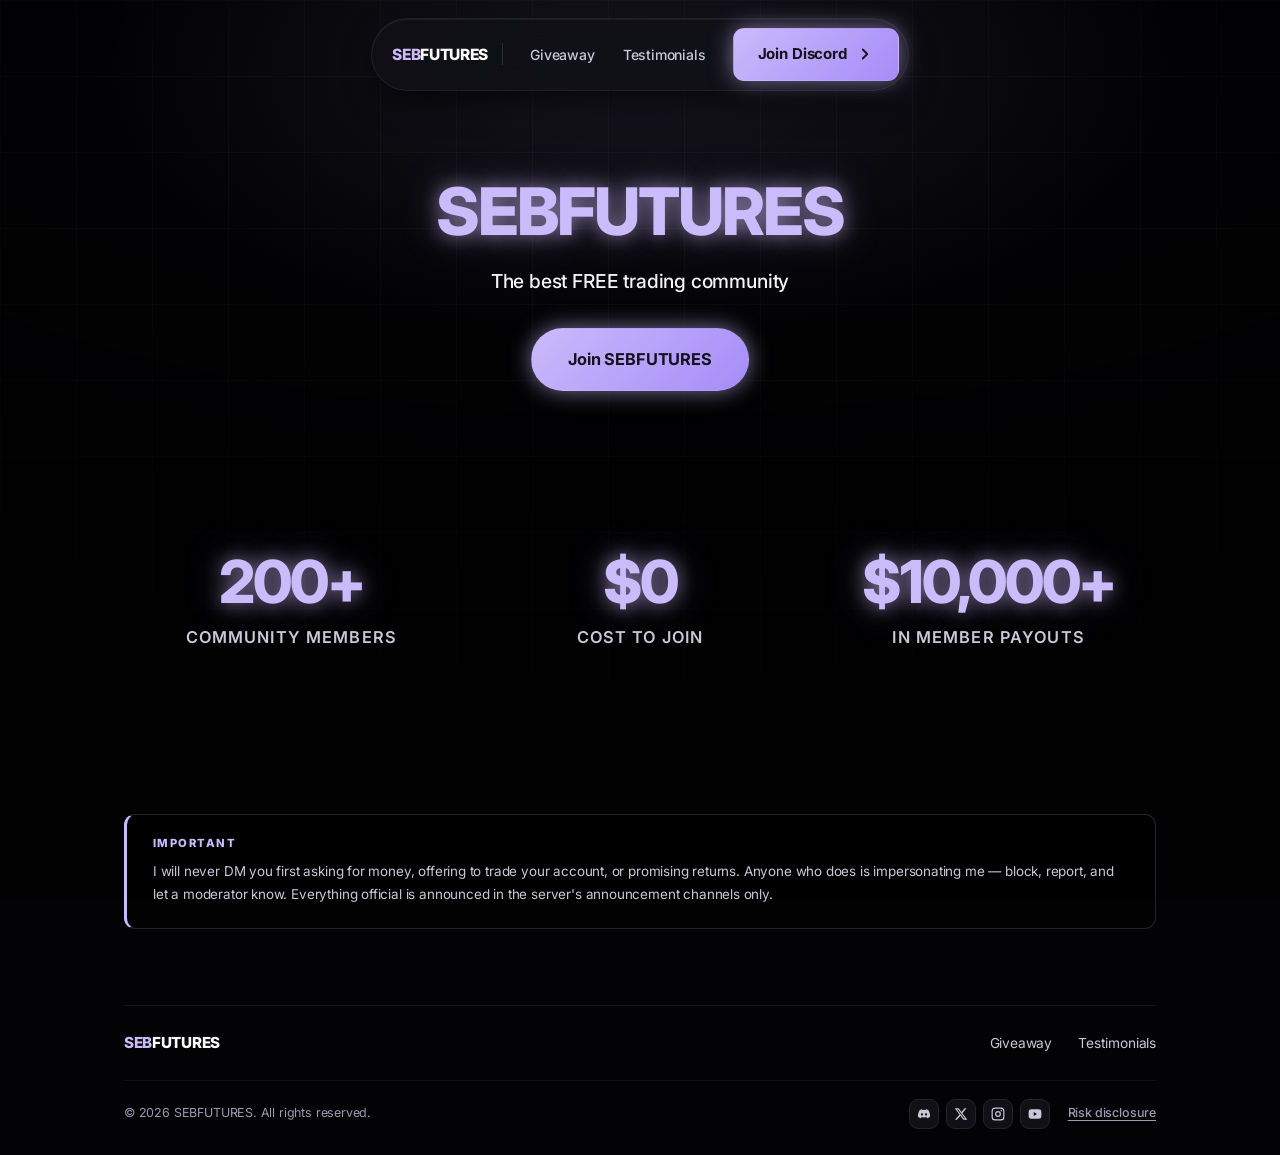
<file: discord.html>
<!DOCTYPE html>
<html lang="en">
<head>
<meta charset="UTF-8">
<meta name="viewport" content="width=device-width, initial-scale=1">
<title>Discord — SEBFUTURES</title>
<meta name="description" content="SEBFUTURES is a free trading community. 200+ members, $0 to join, and over $10,000 in member payouts. Join the Discord.">

<link rel="icon" href="/favicon.ico" sizes="any">
<link rel="icon" type="image/png" sizes="32x32" href="assets/icon-32.png?v=19">
<link rel="icon" type="image/png" sizes="256x256" href="assets/icon-256.png?v=19">
<link rel="apple-touch-icon" href="assets/icon-180.png?v=19">
<link rel="preconnect" href="https://fonts.googleapis.com">
<link rel="preconnect" href="https://fonts.gstatic.com" crossorigin>
<link href="https://fonts.googleapis.com/css2?family=Inter:wght@400;500;600;700;800&display=swap" rel="stylesheet">
<link rel="stylesheet" href="assets/css/style.css?v=71">
</head>
<body>

<!-- ==========================================================================
     NAV — identical on every page. Section links resolve to index.html so
     they work from any page.
     ========================================================================== -->
<header class="nav" id="nav">
  <div class="nav__bubble">
    <a class="brand" href="index.html">
      <span class="brand__text"><span>SEB</span>FUTURES</span>
    </a>

    <span class="nav__rule" aria-hidden="true"></span>

    <nav class="nav__links" id="navLinks" aria-label="Main">
      <a href="giveaways.html">Giveaway</a>
      <a href="testimonials.html">Testimonials</a>
    </nav>

    <a href="https://discord.gg/Y7kmzBYfVe" target="_blank" rel="noopener" class="btn btn--primary nav__cta">Join Discord <svg viewBox="0 0 24 24" fill="none" stroke="currentColor" stroke-width="2.4" stroke-linecap="round" stroke-linejoin="round" aria-hidden="true"><path d="m9 18 6-6-6-6"/></svg></a>

    <button class="nav__toggle" id="navToggle" aria-label="Toggle menu" aria-expanded="false" aria-controls="navLinks">
      <span></span><span></span><span></span>
    </button>
  </div>
</header>

<main>

  <!-- ======================================================================
       PAGE HEADER
       ====================================================================== -->
  <section class="page-head page-head--center glow-bg">
    <div class="container">
      <div class="head-card">
        <h1>SEBFUTURES</h1>
        <p class="lede">The best FREE trading community</p>
        <div class="btn-row btn-row--center" style="margin-top:30px">
          <a href="https://discord.gg/Y7kmzBYfVe" target="_blank" rel="noopener" class="btn btn--primary btn--lg">Join SEBFUTURES</a>
        </div>
      </div>
    </div>
  </section>

  <!-- ======================================================================
       STATS
       ====================================================================== -->
  <section class="section--tight">
    <div class="container">
      <div class="stats reveal">
        <div class="stat">
          <div class="stat__num">200+</div>
          <div class="stat__label">Community members</div>
        </div>
        <div class="stat">
          <div class="stat__num">$0</div>
          <div class="stat__label">Cost to join</div>
        </div>
        <div class="stat">
          <div class="stat__num">$10,000+</div>
          <div class="stat__label">In member payouts</div>
        </div>
      </div>
    </div>
  </section>





  <!-- ======================================================================
       SAFETY NOTICE — real content, kept deliberately. Scam DMs impersonating
       the owner are the standard attack on trading communities.
       ====================================================================== -->
  <section class="section--tight">
    <div class="container">
      <div class="disclaimer reveal">
        <h4>Important</h4>
        <p>
          I will never DM you first asking for money, offering to trade your account, or promising
          returns. Anyone who does is impersonating me — block, report, and let a moderator know.
          Everything official is announced in the server's announcement channels only.
        </p>
      </div>
    </div>
  </section>

</main>

<!-- ==========================================================================
     FOOTER — identical on every page.
     ========================================================================== -->
<footer class="footer">
  <div class="container">

    <div class="footer__bar">
      <a class="brand brand--sm" href="index.html">
        <span class="brand__text"><span>SEB</span>FUTURES</span>
      </a>

      <nav class="footer__nav" aria-label="Footer">
        <a href="giveaways.html">Giveaway</a>
        <a href="testimonials.html">Testimonials</a>
      </nav>
    </div>

    <div class="footer__foot">
      <p class="footer__copy">&copy; <span data-year>2026</span> SEBFUTURES. All rights reserved.</p>

      <div class="footer__end">
        <div class="socials">
        <!-- TODO: add your X/Twitter URL -->
        <a href="https://discord.gg/Y7kmzBYfVe" target="_blank" rel="noopener" aria-label="Discord" title="Discord"><svg viewBox="0 0 24 24" fill="currentColor"><path d="M19.27 5.33A16.5 16.5 0 0 0 15.2 4l-.25.5a12.6 12.6 0 0 1 3.6 1.85 15.9 15.9 0 0 0-13.1 0A12.6 12.6 0 0 1 9.05 4.5L8.8 4a16.5 16.5 0 0 0-4.07 1.33C2.1 9.27 1.4 13.1 1.75 16.87a16.6 16.6 0 0 0 5.05 2.58l1.1-1.72c-.6-.23-1.18-.5-1.73-.83l.42-.33a11.8 11.8 0 0 0 10.82 0l.42.33c-.55.33-1.13.6-1.73.83l1.1 1.72a16.6 16.6 0 0 0 5.05-2.58c.42-4.37-.7-8.17-2.98-11.54zM8.55 14.65c-.98 0-1.79-.9-1.79-2s.79-2 1.79-2 1.8.9 1.79 2c0 1.1-.79 2-1.79 2zm6.9 0c-.98 0-1.79-.9-1.79-2s.79-2 1.79-2 1.8.9 1.79 2c0 1.1-.79 2-1.79 2z"/></svg></a>
        <a href="#" aria-label="X (Twitter)" title="X"><svg viewBox="0 0 24 24" fill="currentColor"><path d="M18.24 2.25h3.31l-7.23 8.26 8.5 11.24h-6.65l-5.21-6.82-5.97 6.82H1.68l7.73-8.84L1.25 2.25h6.82l4.71 6.23 5.46-6.23zm-1.16 17.52h1.83L7.02 4.13H5.05l12.03 15.64z"/></svg></a>
        <a href="https://www.instagram.com/sebfutures/" target="_blank" rel="noopener" aria-label="Instagram" title="Instagram"><svg viewBox="0 0 24 24" fill="none" stroke="currentColor" stroke-width="2"><rect x="2" y="2" width="20" height="20" rx="5"/><circle cx="12" cy="12" r="4"/><circle cx="17.5" cy="6.5" r="1.2" fill="currentColor" stroke="none"/></svg></a>
        <a href="https://www.youtube.com/channel/UCqoX5u7JuLRHNYKvhphdm8Q/videos" target="_blank" rel="noopener" aria-label="YouTube" title="YouTube"><svg viewBox="0 0 24 24" fill="currentColor"><path d="M23 12s0-3.85-.46-5.58a2.78 2.78 0 0 0-1.94-2C18.88 4 12 4 12 4s-6.88 0-8.6.42a2.78 2.78 0 0 0-1.94 2C1 8.15 1 12 1 12s0 3.85.46 5.58a2.78 2.78 0 0 0 1.94 2C5.12 20 12 20 12 20s6.88 0 8.6-.42a2.78 2.78 0 0 0 1.94-2C23 15.85 23 12 23 12zM9.75 15.27V8.73L15.5 12l-5.75 3.27z"/></svg></a>
        </div>

        <!-- Risk disclosure: REAL text, left in deliberately. Collapsed to keep
             the footer small, but the headline warning is the always-visible
             summary and every word is still in the DOM. Have it reviewed for
             your jurisdiction rather than deleted. -->
        <details class="footer__risk">
          <summary><strong>Risk disclosure</strong></summary>
          <p>
            Trading futures and other leveraged products involves substantial risk of loss and is not
            suitable for every investor. Past performance is not indicative of future results. All
            content on this site is provided for educational purposes only and does not constitute
            financial, investment, or trading advice. Nothing here is a recommendation to buy or sell
            any instrument. You are solely responsible for your own trading decisions. Never trade
            with money you cannot afford to lose.
          </p>
        </details>
      </div>
    </div>

  </div>
</footer>

<script src="assets/js/main.js?v=71"></script>
</body>
</html>
</file>
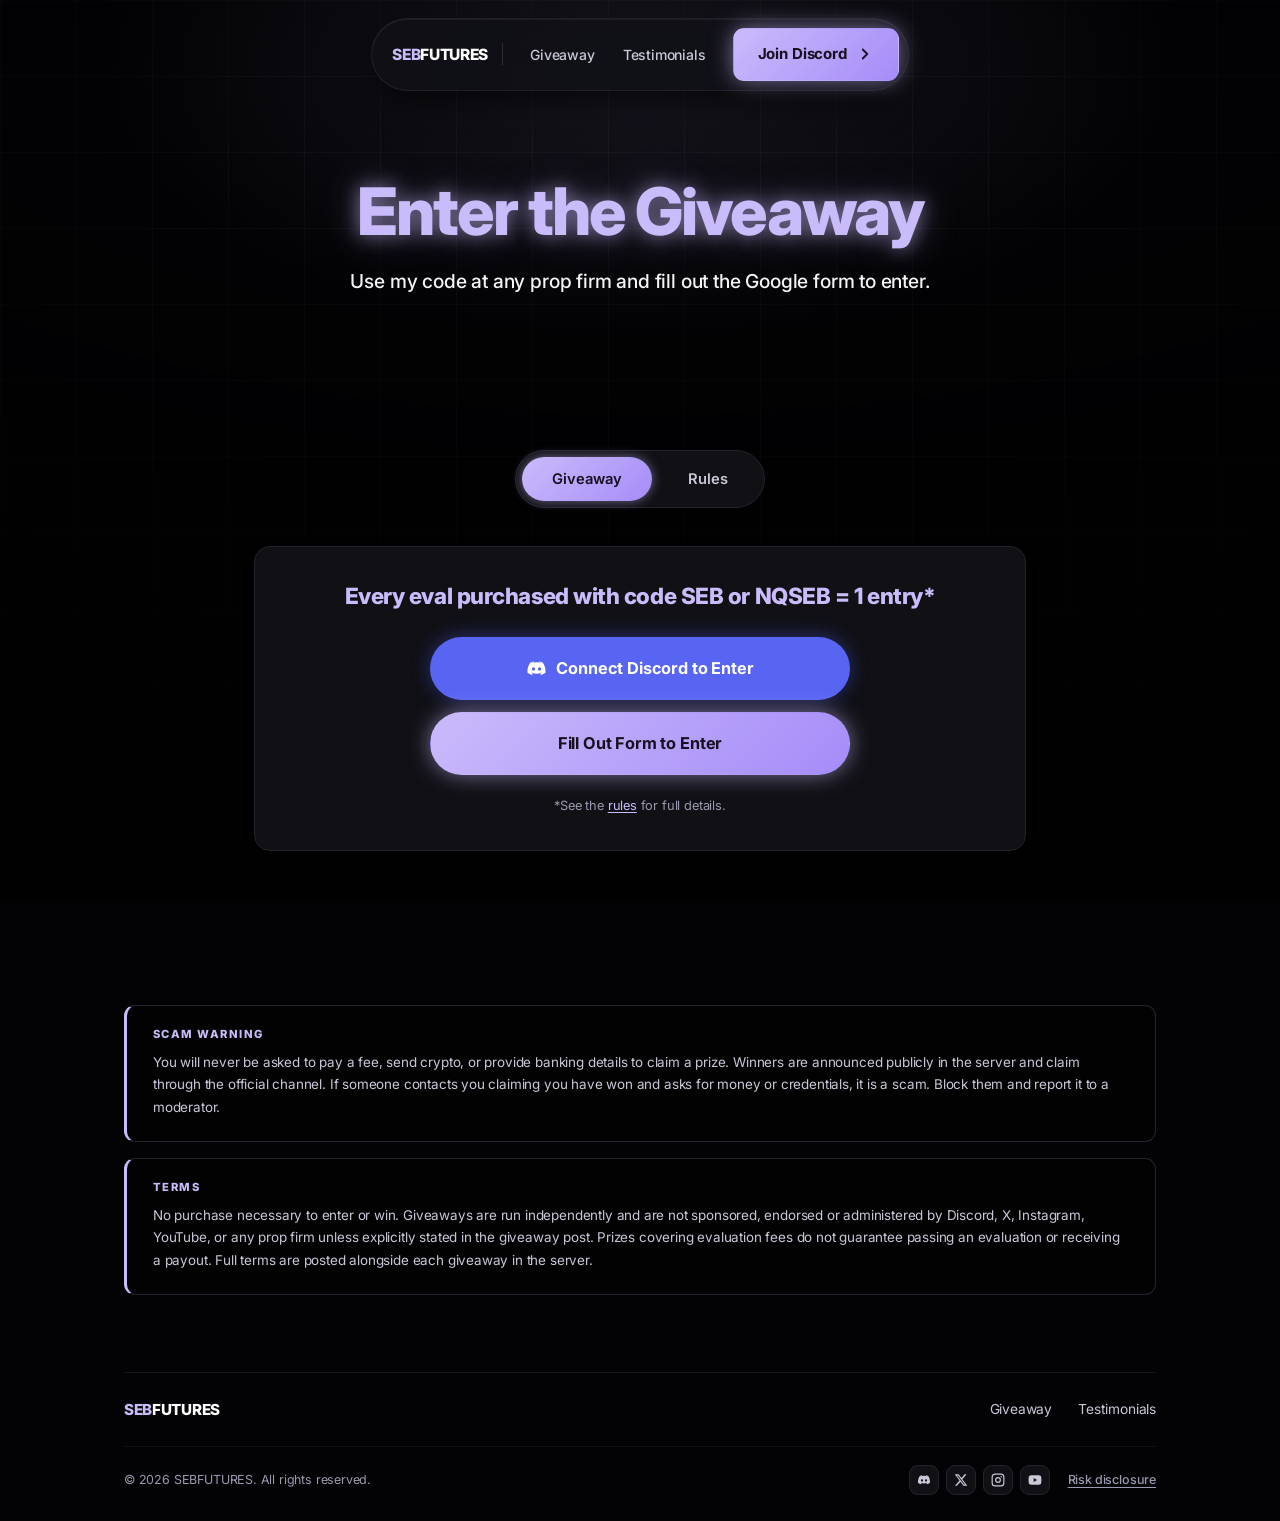
<file: giveaways.html>
<!DOCTYPE html>
<html lang="en">
<head>
<meta charset="UTF-8">
<meta name="viewport" content="width=device-width, initial-scale=1">
<title>Giveaways — SEBFUTURES</title>
<meta name="description" content="Enter the giveaway. Use my code at any prop firm and fill out the Google form to enter.">

<link rel="icon" href="/favicon.ico" sizes="any">
<link rel="icon" type="image/png" sizes="32x32" href="assets/icon-32.png?v=19">
<link rel="icon" type="image/png" sizes="256x256" href="assets/icon-256.png?v=19">
<link rel="apple-touch-icon" href="assets/icon-180.png?v=19">
<link rel="preconnect" href="https://fonts.googleapis.com">
<link rel="preconnect" href="https://fonts.gstatic.com" crossorigin>
<link href="https://fonts.googleapis.com/css2?family=Inter:wght@400;500;600;700;800&display=swap" rel="stylesheet">
<link rel="stylesheet" href="assets/css/style.css?v=71">
</head>
<body>

<!-- ==========================================================================
     NAV — identical on every page. Section links resolve to index.html so
     they work from any page.
     ========================================================================== -->
<header class="nav" id="nav">
  <div class="nav__bubble">
    <a class="brand" href="index.html">
      <span class="brand__text"><span>SEB</span>FUTURES</span>
    </a>

    <span class="nav__rule" aria-hidden="true"></span>

    <nav class="nav__links" id="navLinks" aria-label="Main">
      <a href="giveaways.html">Giveaway</a>
      <a href="testimonials.html">Testimonials</a>
    </nav>

    <a href="https://discord.gg/Y7kmzBYfVe" target="_blank" rel="noopener" class="btn btn--primary nav__cta">Join Discord <svg viewBox="0 0 24 24" fill="none" stroke="currentColor" stroke-width="2.4" stroke-linecap="round" stroke-linejoin="round" aria-hidden="true"><path d="m9 18 6-6-6-6"/></svg></a>

    <button class="nav__toggle" id="navToggle" aria-label="Toggle menu" aria-expanded="false" aria-controls="navLinks">
      <span></span><span></span><span></span>
    </button>
  </div>
</header>

<main>

  <!-- ======================================================================
       PAGE HEADER
       ====================================================================== -->
  <section class="page-head page-head--center glow-bg">
    <div class="container">
      <div class="head-card">
        <h1>Enter the Giveaway</h1>
        <p class="lede">Use my code at any prop firm and fill out the Google form to enter.</p>
      </div>
    </div>
  </section>

  <!-- ======================================================================
       ENTRY — tabbed: Giveaway / Rules. Panels are driven by initTabs() in
       main.js, which also honours #giveaway and #rules in the URL.
       ====================================================================== -->
  <section class="section--tight">
    <div class="container container--narrow">

      <div class="tabs" role="tablist" aria-label="Giveaway information" data-tabs>
        <button class="tab" id="tab-giveaway" role="tab" aria-selected="true" aria-controls="giveaway">Giveaway</button>
        <button class="tab" id="tab-rules" role="tab" aria-selected="false" aria-controls="rules" tabindex="-1">Rules</button>
      </div>

      <div class="tab-panel" id="giveaway" role="tabpanel" aria-labelledby="tab-giveaway">
        <div class="panel entry-panel">
          <h3 class="entry-lead">Every eval purchased with code SEB or NQSEB = 1 entry*</h3>

          <div class="entry-actions">
            <!-- TODO: if you have a dedicated Discord-connect URL, swap it in here -->
            <a class="btn btn--discord btn--lg btn--block" href="https://discord.gg/Y7kmzBYfVe" target="_blank" rel="noopener"><svg viewBox="0 0 24 24" fill="currentColor" width="18" height="18" aria-hidden="true"><path d="M19.27 5.33A16.5 16.5 0 0 0 15.2 4l-.25.5a12.6 12.6 0 0 1 3.6 1.85 15.9 15.9 0 0 0-13.1 0A12.6 12.6 0 0 1 9.05 4.5L8.8 4a16.5 16.5 0 0 0-4.07 1.33C2.1 9.27 1.4 13.1 1.75 16.87a16.6 16.6 0 0 0 5.05 2.58l1.1-1.72c-.6-.23-1.18-.5-1.73-.83l.42-.33a11.8 11.8 0 0 0 10.82 0l.42.33c-.55.33-1.13.6-1.73.83l1.1 1.72a16.6 16.6 0 0 0 5.05-2.58c.42-4.37-.7-8.17-2.98-11.54zM8.55 14.65c-.98 0-1.79-.9-1.79-2s.79-2 1.79-2 1.8.9 1.79 2c0 1.1-.79 2-1.79 2zm6.9 0c-.98 0-1.79-.9-1.79-2s.79-2 1.79-2 1.8.9 1.79 2c0 1.1-.79 2-1.79 2z"/></svg> Connect Discord to Enter</a>
            <!-- TODO: point this at your Google Form -->
            <a class="btn btn--primary btn--lg btn--block" href="https://docs.google.com/forms/d/e/1FAIpQLSeNdPjQACams_h7HT6_wm3-Dd3yNlGx0CSsXTzIWYsicGOtqQ/viewform?usp=publish-editor" target="_blank" rel="noopener">Fill Out Form to Enter</a>
          </div>

          <p class="entry-note">*See the <a href="#rules">rules</a> for full details.</p>
        </div>
      </div>

      <div class="tab-panel" id="rules" role="tabpanel" aria-labelledby="tab-rules" hidden>
        <div class="panel">
          <h3 style="margin-bottom:20px">How the giveaway works</h3>
          <ul class="check-list">
            <li>Buy an evaluation from <b>Alpha Futures</b> or <b>FundedNext</b> using code <b>NQSEB</b> or <b>SEB</b>.</li>
            <li>Connect your Discord and submit your order ID on the Google Form. Each verified eval = 1 entry — the more entries you have, the better your odds.</li>
            <li>Winners are announced in SEBFUTURES Discord.</li>
            <li>One Discord account per person — no multi-accounting.</li>
            <li>You must be a member of SEBFUTURES Discord to enter and receive prizes.</li>
          </ul>
        </div>
      </div>

    </div>
  </section>







  <!-- ======================================================================
       SCAM WARNING + TERMS — real content, kept deliberately. "No purchase
       necessary" wording matters for giveaway compliance in many places.
       ====================================================================== -->
  <section class="section--tight">
    <div class="container">
      <div class="disclaimer reveal">
        <h4>Scam warning</h4>
        <p>
          You will never be asked to pay a fee, send crypto, or provide banking details to claim a
          prize. Winners are announced publicly in the server and claim through the official
          channel. If someone contacts you claiming you have won and asks for money or
          credentials, it is a scam. Block them and report it to a moderator.
        </p>
      </div>

      <div class="disclaimer reveal" style="margin-top:16px">
        <h4>Terms</h4>
        <p>
          No purchase necessary to enter or win. Giveaways are run independently and are not
          sponsored, endorsed or administered by Discord, X, Instagram, YouTube, or any prop firm
          unless explicitly stated in the giveaway post. Prizes covering evaluation fees do not
          guarantee passing an evaluation or receiving a payout. Full terms are posted alongside
          each giveaway in the server.
        </p>
      </div>
    </div>
  </section>

</main>

<!-- ==========================================================================
     FOOTER — identical on every page.
     ========================================================================== -->
<footer class="footer">
  <div class="container">

    <div class="footer__bar">
      <a class="brand brand--sm" href="index.html">
        <span class="brand__text"><span>SEB</span>FUTURES</span>
      </a>

      <nav class="footer__nav" aria-label="Footer">
        <a href="giveaways.html">Giveaway</a>
        <a href="testimonials.html">Testimonials</a>
      </nav>
    </div>

    <div class="footer__foot">
      <p class="footer__copy">&copy; <span data-year>2026</span> SEBFUTURES. All rights reserved.</p>

      <div class="footer__end">
        <div class="socials">
        <!-- TODO: add your X/Twitter URL -->
        <a href="https://discord.gg/Y7kmzBYfVe" target="_blank" rel="noopener" aria-label="Discord" title="Discord"><svg viewBox="0 0 24 24" fill="currentColor"><path d="M19.27 5.33A16.5 16.5 0 0 0 15.2 4l-.25.5a12.6 12.6 0 0 1 3.6 1.85 15.9 15.9 0 0 0-13.1 0A12.6 12.6 0 0 1 9.05 4.5L8.8 4a16.5 16.5 0 0 0-4.07 1.33C2.1 9.27 1.4 13.1 1.75 16.87a16.6 16.6 0 0 0 5.05 2.58l1.1-1.72c-.6-.23-1.18-.5-1.73-.83l.42-.33a11.8 11.8 0 0 0 10.82 0l.42.33c-.55.33-1.13.6-1.73.83l1.1 1.72a16.6 16.6 0 0 0 5.05-2.58c.42-4.37-.7-8.17-2.98-11.54zM8.55 14.65c-.98 0-1.79-.9-1.79-2s.79-2 1.79-2 1.8.9 1.79 2c0 1.1-.79 2-1.79 2zm6.9 0c-.98 0-1.79-.9-1.79-2s.79-2 1.79-2 1.8.9 1.79 2c0 1.1-.79 2-1.79 2z"/></svg></a>
        <a href="#" aria-label="X (Twitter)" title="X"><svg viewBox="0 0 24 24" fill="currentColor"><path d="M18.24 2.25h3.31l-7.23 8.26 8.5 11.24h-6.65l-5.21-6.82-5.97 6.82H1.68l7.73-8.84L1.25 2.25h6.82l4.71 6.23 5.46-6.23zm-1.16 17.52h1.83L7.02 4.13H5.05l12.03 15.64z"/></svg></a>
        <a href="https://www.instagram.com/sebfutures/" target="_blank" rel="noopener" aria-label="Instagram" title="Instagram"><svg viewBox="0 0 24 24" fill="none" stroke="currentColor" stroke-width="2"><rect x="2" y="2" width="20" height="20" rx="5"/><circle cx="12" cy="12" r="4"/><circle cx="17.5" cy="6.5" r="1.2" fill="currentColor" stroke="none"/></svg></a>
        <a href="https://www.youtube.com/channel/UCqoX5u7JuLRHNYKvhphdm8Q/videos" target="_blank" rel="noopener" aria-label="YouTube" title="YouTube"><svg viewBox="0 0 24 24" fill="currentColor"><path d="M23 12s0-3.85-.46-5.58a2.78 2.78 0 0 0-1.94-2C18.88 4 12 4 12 4s-6.88 0-8.6.42a2.78 2.78 0 0 0-1.94 2C1 8.15 1 12 1 12s0 3.85.46 5.58a2.78 2.78 0 0 0 1.94 2C5.12 20 12 20 12 20s6.88 0 8.6-.42a2.78 2.78 0 0 0 1.94-2C23 15.85 23 12 23 12zM9.75 15.27V8.73L15.5 12l-5.75 3.27z"/></svg></a>
        </div>

        <!-- Risk disclosure: REAL text, left in deliberately. Collapsed to keep
             the footer small, but the headline warning is the always-visible
             summary and every word is still in the DOM. Have it reviewed for
             your jurisdiction rather than deleted. -->
        <details class="footer__risk">
          <summary><strong>Risk disclosure</strong></summary>
          <p>
            Trading futures and other leveraged products involves substantial risk of loss and is not
            suitable for every investor. Past performance is not indicative of future results. All
            content on this site is provided for educational purposes only and does not constitute
            financial, investment, or trading advice. Nothing here is a recommendation to buy or sell
            any instrument. You are solely responsible for your own trading decisions. Never trade
            with money you cannot afford to lose.
          </p>
        </details>
      </div>
    </div>

  </div>
</footer>

<script src="assets/js/main.js?v=71"></script>
</body>
</html>
</file>
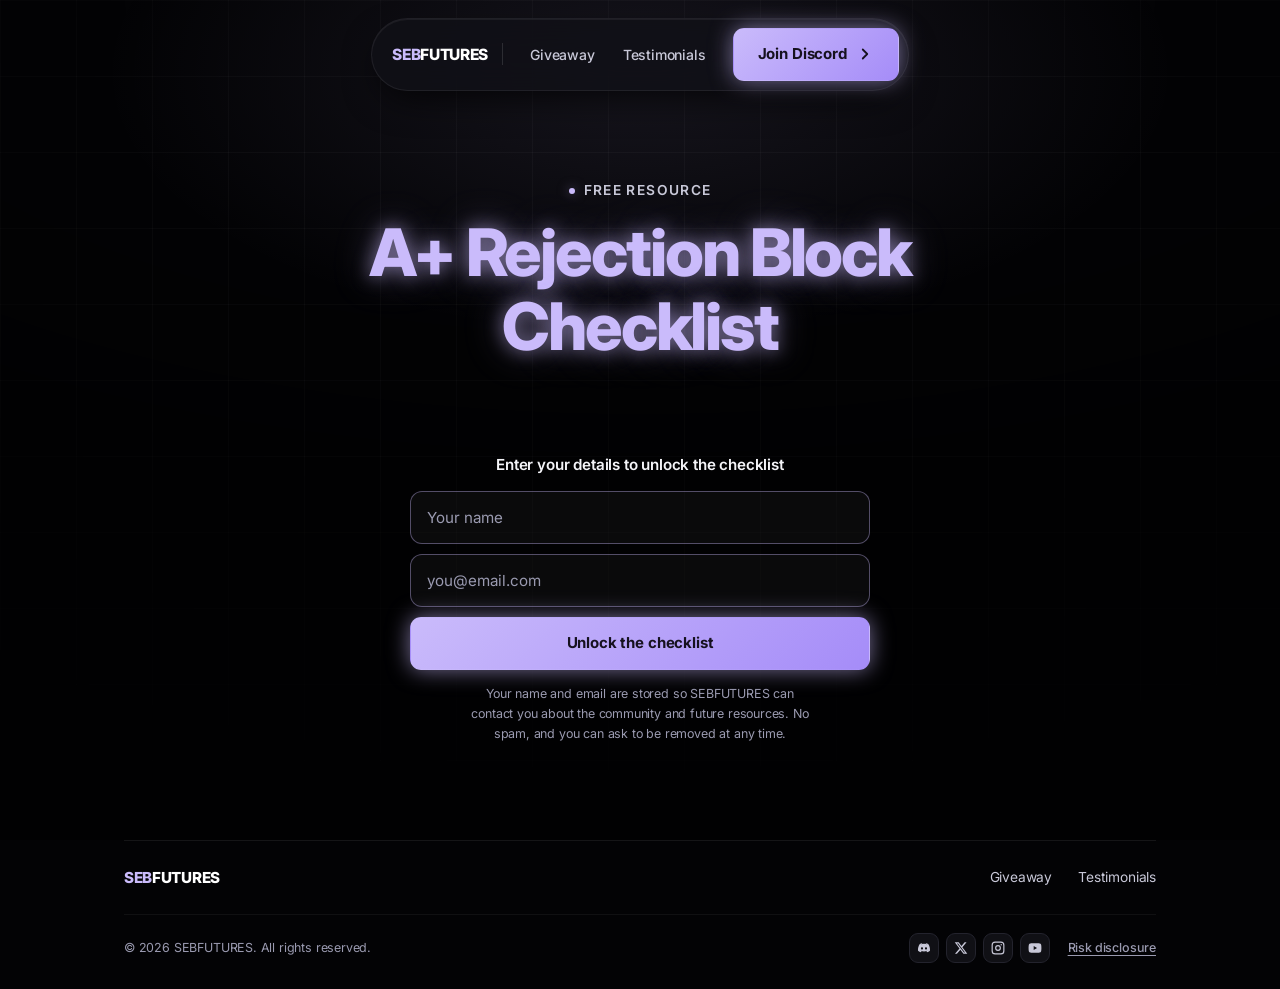
<file: rejection-block-checklist.html>
<!DOCTYPE html>
<html lang="en">
<head>
<meta charset="UTF-8">
<meta name="viewport" content="width=device-width, initial-scale=1">
<title>A+ Rejection Block Checklist — SEBFUTURES</title>
<meta name="description" content="The A+ Rejection Block Checklist — five things that make a rejection block worth taking, and four that rule it out.">
<!-- Unlisted: nothing on the site links here and it is kept out of search
     results. Shared by URL only. This is not access control — anyone with
     the link can open it, and anyone can pass it on. -->
<meta name="robots" content="noindex, nofollow">

<link rel="icon" href="/favicon.ico" sizes="any">
<link rel="icon" type="image/png" sizes="32x32" href="assets/icon-32.png?v=19">
<link rel="icon" type="image/png" sizes="256x256" href="assets/icon-256.png?v=19">
<link rel="apple-touch-icon" href="assets/icon-180.png?v=19">
<link rel="preconnect" href="https://fonts.googleapis.com">
<link rel="preconnect" href="https://fonts.gstatic.com" crossorigin>
<link href="https://fonts.googleapis.com/css2?family=Inter:wght@400;500;600;700;800&display=swap" rel="stylesheet">
<link rel="stylesheet" href="assets/css/style.css?v=71">
</head>
<body>

<!-- ==========================================================================
     NAV — identical on every page. Section links resolve to index.html so
     they work from any page.
     ========================================================================== -->
<header class="nav" id="nav">
  <div class="nav__bubble">
    <a class="brand" href="index.html">
      <span class="brand__text"><span>SEB</span>FUTURES</span>
    </a>

    <span class="nav__rule" aria-hidden="true"></span>

    <nav class="nav__links" id="navLinks" aria-label="Main">
      <a href="giveaways.html">Giveaway</a>
      <a href="testimonials.html">Testimonials</a>
    </nav>

    <a href="https://discord.gg/Y7kmzBYfVe" target="_blank" rel="noopener" class="btn btn--primary nav__cta">Join Discord <svg viewBox="0 0 24 24" fill="none" stroke="currentColor" stroke-width="2.4" stroke-linecap="round" stroke-linejoin="round" aria-hidden="true"><path d="m9 18 6-6-6-6"/></svg></a>

    <button class="nav__toggle" id="navToggle" aria-label="Toggle menu" aria-expanded="false" aria-controls="navLinks">
      <span></span><span></span><span></span>
    </button>
  </div>
</header>

<main id="main">

  <!-- ======================================================================
       PAGE HEADER
       ====================================================================== -->
  <section class="page-head page-head--center glow-bg">
    <div class="container">
      <div class="head-card">
        <span class="eyebrow">Free Resource</span>
        <h1>A+ Rejection Block Checklist</h1>
      </div>
    </div>
  </section>

  <!-- ======================================================================
       EMAIL GATE

       data-endpoint is the Google Apps Script web app that appends the name
       and email to the sheet. Clearing it disarms the gate.

       While data-endpoint is empty the gate removes itself and the checklist
       shows to everyone, so the page is never broken by a half-finished
       setup. The same is true if JavaScript fails: the poster is visible in
       the markup and only hidden once the gate is actually armed.

       This is a soft gate. The poster and PDF are at public URLs, so it
       collects addresses from people willing to give one -- it does not
       stop anyone determined to skip it.
       ====================================================================== -->
  <section class="section section--top" data-gate-section hidden>
    <div class="container">
      <form class="gate" aria-labelledby="gate-heading" data-gate data-endpoint="https://script.google.com/macros/s/AKfycbyrmDK7-xa8gd4TqzfEFkiYIk6vez09ABEs6w-WfqYpeYAwhixwJi_FF5kgYLOBdiD-/exec" novalidate>
        <p class="gate__label" id="gate-heading">Enter your details to unlock the checklist</p>

        <div class="gate__fields">
          <label class="sr-only" for="gate-name">Your name</label>
          <input class="gate__input" id="gate-name" name="name" type="text"
                 autocomplete="given-name" autocapitalize="words"
                 placeholder="Your name" required>

          <label class="sr-only" for="gate-email">Your email</label>
          <input class="gate__input" id="gate-email" name="email" type="email"
                 inputmode="email" autocomplete="email" spellcheck="false"
                 placeholder="you@email.com" required>
        </div>

        <button class="btn btn--primary gate__submit" type="submit">Unlock the checklist</button>

        <!-- Honeypot: off-screen and skipped by tab, so a person never sees
             it and a bot that fills every field gives itself away. -->
        <div class="gate__trap" aria-hidden="true">
          <label for="gate-website">Leave this empty</label>
          <input id="gate-website" name="website" type="text" tabindex="-1" autocomplete="off">
        </div>

        <p class="gate__suggest" data-gate-suggest hidden>
          Did you mean <button type="button" class="gate__fix" data-gate-fix></button>?
        </p>
        <p class="gate__error" data-gate-error role="alert" hidden></p>
        <p class="gate__note">
          Your name and email are stored so SEBFUTURES can contact you
          about the community and future resources. No spam, and you can ask to
          be removed at any time.
        </p>
      </form>
    </div>
  </section>

  <!-- ======================================================================
       THE POSTER

       Shown as an image rather than an embedded PDF on purpose: iOS Safari
       renders <embed>/<iframe> PDFs as a grey box or forces a download, so
       most phone visitors would see nothing. The PDF is the download button.
       ====================================================================== -->
  <section class="section section--top" data-gate-locked>
    <div class="container">

      <figure class="poster reveal">
        <a href="assets/resources/rejection-block-checklist.jpg" target="_blank" rel="noopener" aria-label="Open the checklist full size">
          <img src="assets/resources/rejection-block-checklist.jpg"
               alt="RB Checklist. Good — does it do any of the following? Sweep liquidity. Tap into HTF or sponsored FVG. Tap into OTE level. Form a LTF IFVG or CISD. Create an SMT. Bad — does it do any of the following? Form a relative equal high or low. Fail to mitigate an imbalance. Lack displacement. Oppose HTF narrative and DOL."
               width="1545" height="1999" decoding="async">
        </a>
      </figure>

      <div class="btn-row btn-row--center poster__actions reveal">
        <a href="assets/resources/rejection-block-checklist.pdf" download class="btn btn--primary btn--lg">
          <svg viewBox="0 0 24 24" fill="none" stroke="currentColor" stroke-width="2" stroke-linecap="round" stroke-linejoin="round" aria-hidden="true"><path d="M21 15v4a2 2 0 0 1-2 2H5a2 2 0 0 1-2-2v-4"/><path d="M7 10l5 5 5-5"/><path d="M12 15V3"/></svg>
          Download the PDF
        </a>
        <a href="https://discord.gg/Y7kmzBYfVe" target="_blank" rel="noopener" class="btn btn--ghost btn--lg">Join the free Discord</a>
      </div>

      <p class="poster__note reveal">
        Free to share. A checklist is a filter, not a signal — it tells you when a
        setup is worth considering, not that it will work. See the risk disclosure below.
      </p>

    </div>
  </section>

</main>

<!-- ==========================================================================
     FOOTER — identical on every page.
     ========================================================================== -->
<footer class="footer">
  <div class="container">

    <div class="footer__bar">
      <a class="brand brand--sm" href="index.html">
        <span class="brand__text"><span>SEB</span>FUTURES</span>
      </a>

      <nav class="footer__nav" aria-label="Footer">
        <a href="giveaways.html">Giveaway</a>
        <a href="testimonials.html">Testimonials</a>
      </nav>
    </div>

    <div class="footer__foot">
      <p class="footer__copy">&copy; <span data-year>2026</span> SEBFUTURES. All rights reserved.</p>

      <div class="footer__end">
        <div class="socials">
        <!-- TODO: add your X/Twitter URL -->
        <a href="https://discord.gg/Y7kmzBYfVe" target="_blank" rel="noopener" aria-label="Discord" title="Discord"><svg viewBox="0 0 24 24" fill="currentColor"><path d="M19.27 5.33A16.5 16.5 0 0 0 15.2 4l-.25.5a12.6 12.6 0 0 1 3.6 1.85 15.9 15.9 0 0 0-13.1 0A12.6 12.6 0 0 1 9.05 4.5L8.8 4a16.5 16.5 0 0 0-4.07 1.33C2.1 9.27 1.4 13.1 1.75 16.87a16.6 16.6 0 0 0 5.05 2.58l1.1-1.72c-.6-.23-1.18-.5-1.73-.83l.42-.33a11.8 11.8 0 0 0 10.82 0l.42.33c-.55.33-1.13.6-1.73.83l1.1 1.72a16.6 16.6 0 0 0 5.05-2.58c.42-4.37-.7-8.17-2.98-11.54zM8.55 14.65c-.98 0-1.79-.9-1.79-2s.79-2 1.79-2 1.8.9 1.79 2c0 1.1-.79 2-1.79 2zm6.9 0c-.98 0-1.79-.9-1.79-2s.79-2 1.79-2 1.8.9 1.79 2c0 1.1-.79 2-1.79 2z"/></svg></a>
        <a href="#" aria-label="X (Twitter)" title="X"><svg viewBox="0 0 24 24" fill="currentColor"><path d="M18.24 2.25h3.31l-7.23 8.26 8.5 11.24h-6.65l-5.21-6.82-5.97 6.82H1.68l7.73-8.84L1.25 2.25h6.82l4.71 6.23 5.46-6.23zm-1.16 17.52h1.83L7.02 4.13H5.05l12.03 15.64z"/></svg></a>
        <a href="https://www.instagram.com/sebfutures/" target="_blank" rel="noopener" aria-label="Instagram" title="Instagram"><svg viewBox="0 0 24 24" fill="none" stroke="currentColor" stroke-width="2"><rect x="2" y="2" width="20" height="20" rx="5"/><circle cx="12" cy="12" r="4"/><circle cx="17.5" cy="6.5" r="1.2" fill="currentColor" stroke="none"/></svg></a>
        <a href="https://www.youtube.com/channel/UCqoX5u7JuLRHNYKvhphdm8Q/videos" target="_blank" rel="noopener" aria-label="YouTube" title="YouTube"><svg viewBox="0 0 24 24" fill="currentColor"><path d="M23 12s0-3.85-.46-5.58a2.78 2.78 0 0 0-1.94-2C18.88 4 12 4 12 4s-6.88 0-8.6.42a2.78 2.78 0 0 0-1.94 2C1 8.15 1 12 1 12s0 3.85.46 5.58a2.78 2.78 0 0 0 1.94 2C5.12 20 12 20 12 20s6.88 0 8.6-.42a2.78 2.78 0 0 0 1.94-2C23 15.85 23 12 23 12zM9.75 15.27V8.73L15.5 12l-5.75 3.27z"/></svg></a>
        </div>

        <!-- Risk disclosure: REAL text, left in deliberately. Collapsed to keep
             the footer small, but the headline warning is the always-visible
             summary and every word is still in the DOM. Have it reviewed for
             your jurisdiction rather than deleted. -->
        <details class="footer__risk">
          <summary><strong>Risk disclosure</strong></summary>
          <p>
            Trading futures and other leveraged products involves substantial risk of loss and is not
            suitable for every investor. Past performance is not indicative of future results. All
            content on this site is provided for educational purposes only and does not constitute
            financial, investment, or trading advice. Nothing here is a recommendation to buy or sell
            any instrument. You are solely responsible for your own trading decisions. Never trade
            with money you cannot afford to lose.
          </p>
        </details>
      </div>
    </div>

  </div>
</footer>

<script src="assets/js/main.js?v=71"></script>
</body>
</html>
</file>
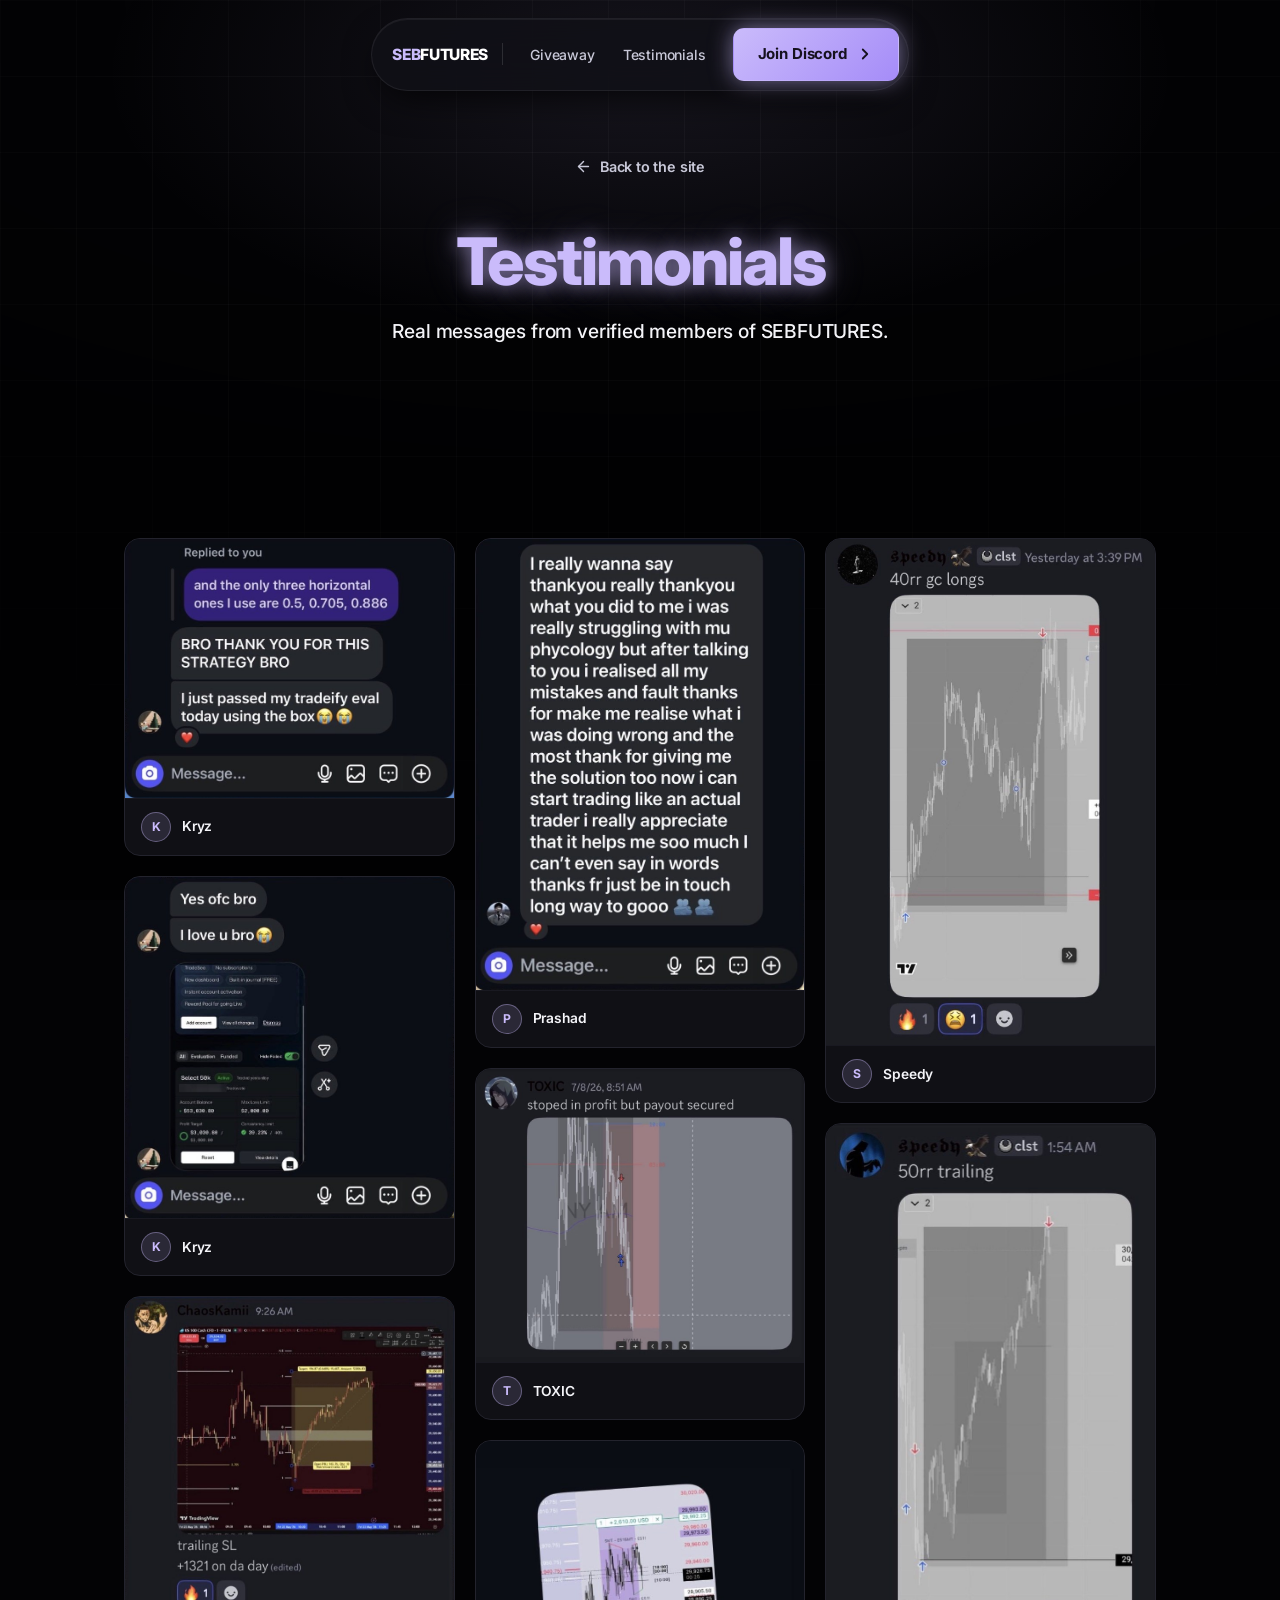
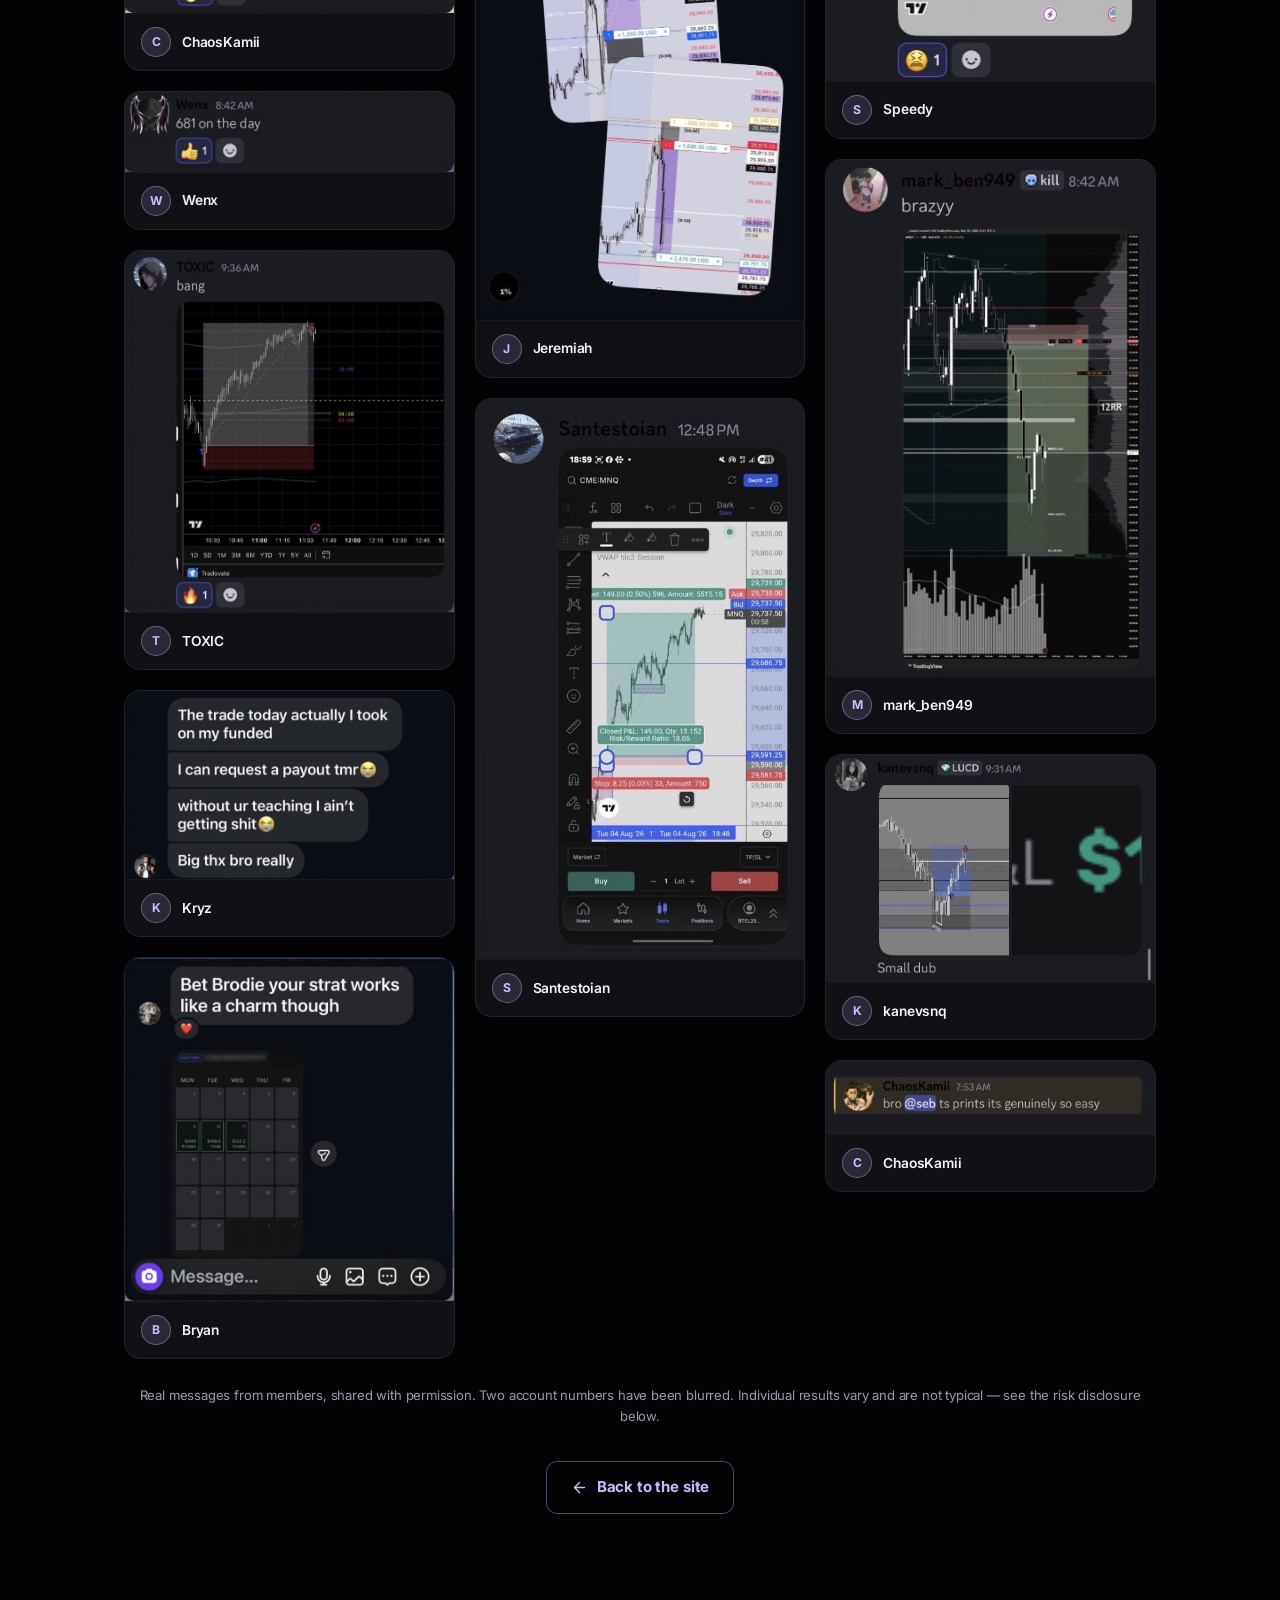
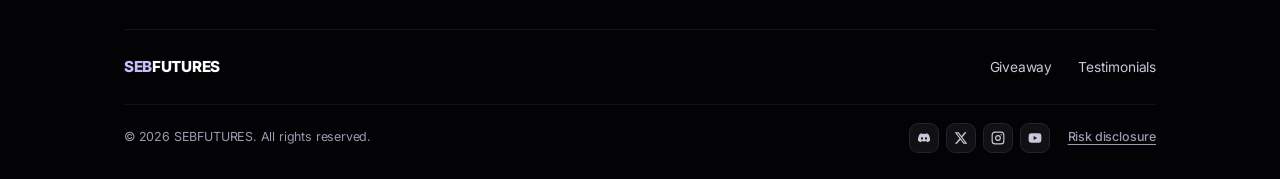
<file: testimonials.html>
<!DOCTYPE html>
<html lang="en">
<head>
<meta charset="UTF-8">
<meta name="viewport" content="width=device-width, initial-scale=1">
<title>Testimonials — SEBFUTURES</title>
<meta name="description" content="Real messages from verified members of SEBFUTURES.">
<!-- Unlisted: reachable only from the home page testimonials button, and
     kept out of search results. This is not access control — anyone with
     the URL can open it. -->
<meta name="robots" content="noindex, nofollow">

<link rel="icon" href="/favicon.ico" sizes="any">
<link rel="icon" type="image/png" sizes="32x32" href="assets/icon-32.png?v=19">
<link rel="icon" type="image/png" sizes="256x256" href="assets/icon-256.png?v=19">
<link rel="apple-touch-icon" href="assets/icon-180.png?v=19">
<link rel="preconnect" href="https://fonts.googleapis.com">
<link rel="preconnect" href="https://fonts.gstatic.com" crossorigin>
<link href="https://fonts.googleapis.com/css2?family=Inter:wght@400;500;600;700;800&display=swap" rel="stylesheet">
<link rel="stylesheet" href="assets/css/style.css?v=71">
</head>
<body>

<!-- ==========================================================================
     NAV — identical on every page. Section links resolve to index.html so
     they work from any page.
     ========================================================================== -->
<header class="nav" id="nav">
  <div class="nav__bubble">
    <a class="brand" href="index.html">
      <span class="brand__text"><span>SEB</span>FUTURES</span>
    </a>

    <span class="nav__rule" aria-hidden="true"></span>

    <nav class="nav__links" id="navLinks" aria-label="Main">
      <a href="giveaways.html">Giveaway</a>
      <a href="testimonials.html">Testimonials</a>
    </nav>

    <a href="https://discord.gg/Y7kmzBYfVe" target="_blank" rel="noopener" class="btn btn--primary nav__cta">Join Discord <svg viewBox="0 0 24 24" fill="none" stroke="currentColor" stroke-width="2.4" stroke-linecap="round" stroke-linejoin="round" aria-hidden="true"><path d="m9 18 6-6-6-6"/></svg></a>

    <button class="nav__toggle" id="navToggle" aria-label="Toggle menu" aria-expanded="false" aria-controls="navLinks">
      <span></span><span></span><span></span>
    </button>
  </div>
</header>

<main id="main">

  <!-- ======================================================================
       PAGE HEADER
       ====================================================================== -->
  <section class="page-head page-head--center glow-bg">
    <div class="container">
      <p class="back-row">
        <a href="index.html#testimonials" class="back-link">
          <svg viewBox="0 0 24 24" fill="none" stroke="currentColor" stroke-width="2" stroke-linecap="round" stroke-linejoin="round" aria-hidden="true"><path d="M19 12H5"/><path d="m12 19-7-7 7-7"/></svg>
          Back to the site
        </a>
      </p>
      <div class="head-card">
        <h1>Testimonials</h1>
        <p class="lede">Real messages from verified members of SEBFUTURES.</p>
      </div>
    </div>
  </section>

  <!-- ======================================================================
       THE WALL

       Real screenshots, unedited except for two student account numbers
       that were blurred. Add or remove figure.shot blocks freely — the wall
       is a column layout, so it reflows on its own.
       ====================================================================== -->
  <section class="section">
    <div class="container">
      <div class="quote-wall reveal">
        <figure class="shot">
          <img src="assets/testimonials/t-01.jpg" alt="Direct message from Kryz: “BRO THANK YOU FOR THIS STRATEGY BRO. I just passed my Tradeify eval today using the box.”"
               width="776" height="611" loading="lazy" decoding="async">
          <figcaption class="shot__who">
            <span class="shot__avatar" aria-hidden="true">K</span>
            <span class="shot__name">Kryz</span>
          </figcaption>
        </figure>
        <figure class="shot">
          <img src="assets/testimonials/t-02.jpg" alt="Direct message from Kryz reading “I love u bro”, with a screenshot of a passed 50K evaluation account."
               width="769" height="799" loading="lazy" decoding="async">
          <figcaption class="shot__who">
            <span class="shot__avatar" aria-hidden="true">K</span>
            <span class="shot__name">Kryz</span>
          </figcaption>
        </figure>
        <figure class="shot">
          <img src="assets/testimonials/t-03.jpg" alt="Discord message from ChaosKamii showing a trailing stop-loss on the chart: “+1321 on da day”."
               width="834" height="802" loading="lazy" decoding="async">
          <figcaption class="shot__who">
            <span class="shot__avatar" aria-hidden="true">C</span>
            <span class="shot__name">ChaosKamii</span>
          </figcaption>
        </figure>
        <figure class="shot">
          <img src="assets/testimonials/t-04.jpg" alt="Discord message from Wenx: “681 on the day”."
               width="744" height="180" loading="lazy" decoding="async">
          <figcaption class="shot__who">
            <span class="shot__avatar" aria-hidden="true">W</span>
            <span class="shot__name">Wenx</span>
          </figcaption>
        </figure>
        <figure class="shot">
          <img src="assets/testimonials/t-05.jpg" alt="Discord message from TOXIC: “bang”, with the chart of the trade."
               width="747" height="821" loading="lazy" decoding="async">
          <figcaption class="shot__who">
            <span class="shot__avatar" aria-hidden="true">T</span>
            <span class="shot__name">TOXIC</span>
          </figcaption>
        </figure>
        <figure class="shot">
          <img src="assets/testimonials/t-06.jpg" alt="Direct message from Kryz: “The trade today I took on my funded. I can request a payout tmr. Without ur teaching I ain’t getting shit. Big thx bro really.”"
               width="740" height="423" loading="lazy" decoding="async">
          <figcaption class="shot__who">
            <span class="shot__avatar" aria-hidden="true">K</span>
            <span class="shot__name">Kryz</span>
          </figcaption>
        </figure>
        <figure class="shot">
          <img src="assets/testimonials/t-07.jpg" alt="Direct message from Bryan: “Bet Brodie your strat works like a charm though”, with a trading calendar showing three green days."
               width="752" height="786" loading="lazy" decoding="async">
          <figcaption class="shot__who">
            <span class="shot__avatar" aria-hidden="true">B</span>
            <span class="shot__name">Bryan</span>
          </figcaption>
        </figure>
        <figure class="shot">
          <img src="assets/testimonials/t-08.jpg" alt="Direct message from Prashad thanking Seb for help with trading psychology and for showing them what they were doing wrong."
               width="746" height="1023" loading="lazy" decoding="async">
          <figcaption class="shot__who">
            <span class="shot__avatar" aria-hidden="true">P</span>
            <span class="shot__name">Prashad</span>
          </figcaption>
        </figure>
        <figure class="shot">
          <img src="assets/testimonials/t-09.jpg" alt="Discord message from TOXIC: “stopped in profit but payout secured”, with the chart."
               width="900" height="803" loading="lazy" decoding="async">
          <figcaption class="shot__who">
            <span class="shot__avatar" aria-hidden="true">T</span>
            <span class="shot__name">TOXIC</span>
          </figcaption>
        </figure>
        <figure class="shot">
          <img src="assets/testimonials/t-10.jpg" alt="Two trade screenshots from Jeremiah showing closed positions in profit."
               width="742" height="1081" loading="lazy" decoding="async">
          <figcaption class="shot__who">
            <span class="shot__avatar" aria-hidden="true">J</span>
            <span class="shot__name">Jeremiah</span>
          </figcaption>
        </figure>
        <figure class="shot">
          <img src="assets/testimonials/t-11.jpg" alt="Discord message from Santestoian showing an MNQ trade closed in profit at 18:1 risk/reward."
               width="514" height="876" loading="lazy" decoding="async">
          <figcaption class="shot__who">
            <span class="shot__avatar" aria-hidden="true">S</span>
            <span class="shot__name">Santestoian</span>
          </figcaption>
        </figure>
        <figure class="shot">
          <img src="assets/testimonials/t-12.jpg" alt="Discord message from Speedy: “40rr gc longs”, with the chart."
               width="861" height="1326" loading="lazy" decoding="async">
          <figcaption class="shot__who">
            <span class="shot__avatar" aria-hidden="true">S</span>
            <span class="shot__name">Speedy</span>
          </figcaption>
        </figure>
        <figure class="shot">
          <img src="assets/testimonials/t-13.jpg" alt="Discord message from Speedy: “50rr trailing”, with the chart."
               width="659" height="1116" loading="lazy" decoding="async">
          <figcaption class="shot__who">
            <span class="shot__avatar" aria-hidden="true">S</span>
            <span class="shot__name">Speedy</span>
          </figcaption>
        </figure>
        <figure class="shot">
          <img src="assets/testimonials/t-14.jpg" alt="Discord message from mark_ben949: “brazyy”, with a 12R trade marked on the chart."
               width="731" height="1148" loading="lazy" decoding="async">
          <figcaption class="shot__who">
            <span class="shot__avatar" aria-hidden="true">M</span>
            <span class="shot__name">mark_ben949</span>
          </figcaption>
        </figure>
        <figure class="shot">
          <img src="assets/testimonials/t-15.jpg" alt="Discord message from kanevsnq: “Small dub”, with the trade chart."
               width="805" height="557" loading="lazy" decoding="async">
          <figcaption class="shot__who">
            <span class="shot__avatar" aria-hidden="true">K</span>
            <span class="shot__name">kanevsnq</span>
          </figcaption>
        </figure>
        <figure class="shot">
          <img src="assets/testimonials/t-16.jpg" alt="Discord message from ChaosKamii: “bro @seb ts prints its genuinely so easy”."
               width="845" height="187" loading="lazy" decoding="async">
          <figcaption class="shot__who">
            <span class="shot__avatar" aria-hidden="true">C</span>
            <span class="shot__name">ChaosKamii</span>
          </figcaption>
        </figure>
      </div>

      <p class="wall-note">
        Real messages from members, shared with permission. Two account numbers
        have been blurred. Individual results vary and are not typical — see the
        risk disclosure below.
      </p>

      <p class="back-row back-row--end">
        <a href="index.html#testimonials" class="btn btn--ghost">
          <svg viewBox="0 0 24 24" fill="none" stroke="currentColor" stroke-width="2" stroke-linecap="round" stroke-linejoin="round" aria-hidden="true"><path d="M19 12H5"/><path d="m12 19-7-7 7-7"/></svg>
          Back to the site
        </a>
      </p>
    </div>
  </section>

</main>

<!-- ==========================================================================
     FOOTER — identical on every page.
     ========================================================================== -->
<footer class="footer">
  <div class="container">

    <div class="footer__bar">
      <a class="brand brand--sm" href="index.html">
        <span class="brand__text"><span>SEB</span>FUTURES</span>
      </a>

      <nav class="footer__nav" aria-label="Footer">
        <a href="giveaways.html">Giveaway</a>
        <a href="testimonials.html">Testimonials</a>
      </nav>
    </div>

    <div class="footer__foot">
      <p class="footer__copy">&copy; <span data-year>2026</span> SEBFUTURES. All rights reserved.</p>

      <div class="footer__end">
        <div class="socials">
        <!-- TODO: add your X/Twitter URL -->
        <a href="https://discord.gg/Y7kmzBYfVe" target="_blank" rel="noopener" aria-label="Discord" title="Discord"><svg viewBox="0 0 24 24" fill="currentColor"><path d="M19.27 5.33A16.5 16.5 0 0 0 15.2 4l-.25.5a12.6 12.6 0 0 1 3.6 1.85 15.9 15.9 0 0 0-13.1 0A12.6 12.6 0 0 1 9.05 4.5L8.8 4a16.5 16.5 0 0 0-4.07 1.33C2.1 9.27 1.4 13.1 1.75 16.87a16.6 16.6 0 0 0 5.05 2.58l1.1-1.72c-.6-.23-1.18-.5-1.73-.83l.42-.33a11.8 11.8 0 0 0 10.82 0l.42.33c-.55.33-1.13.6-1.73.83l1.1 1.72a16.6 16.6 0 0 0 5.05-2.58c.42-4.37-.7-8.17-2.98-11.54zM8.55 14.65c-.98 0-1.79-.9-1.79-2s.79-2 1.79-2 1.8.9 1.79 2c0 1.1-.79 2-1.79 2zm6.9 0c-.98 0-1.79-.9-1.79-2s.79-2 1.79-2 1.8.9 1.79 2c0 1.1-.79 2-1.79 2z"/></svg></a>
        <a href="#" aria-label="X (Twitter)" title="X"><svg viewBox="0 0 24 24" fill="currentColor"><path d="M18.24 2.25h3.31l-7.23 8.26 8.5 11.24h-6.65l-5.21-6.82-5.97 6.82H1.68l7.73-8.84L1.25 2.25h6.82l4.71 6.23 5.46-6.23zm-1.16 17.52h1.83L7.02 4.13H5.05l12.03 15.64z"/></svg></a>
        <a href="https://www.instagram.com/sebfutures/" target="_blank" rel="noopener" aria-label="Instagram" title="Instagram"><svg viewBox="0 0 24 24" fill="none" stroke="currentColor" stroke-width="2"><rect x="2" y="2" width="20" height="20" rx="5"/><circle cx="12" cy="12" r="4"/><circle cx="17.5" cy="6.5" r="1.2" fill="currentColor" stroke="none"/></svg></a>
        <a href="https://www.youtube.com/channel/UCqoX5u7JuLRHNYKvhphdm8Q/videos" target="_blank" rel="noopener" aria-label="YouTube" title="YouTube"><svg viewBox="0 0 24 24" fill="currentColor"><path d="M23 12s0-3.85-.46-5.58a2.78 2.78 0 0 0-1.94-2C18.88 4 12 4 12 4s-6.88 0-8.6.42a2.78 2.78 0 0 0-1.94 2C1 8.15 1 12 1 12s0 3.85.46 5.58a2.78 2.78 0 0 0 1.94 2C5.12 20 12 20 12 20s6.88 0 8.6-.42a2.78 2.78 0 0 0 1.94-2C23 15.85 23 12 23 12zM9.75 15.27V8.73L15.5 12l-5.75 3.27z"/></svg></a>
        </div>

        <!-- Risk disclosure: REAL text, left in deliberately. Collapsed to keep
             the footer small, but the headline warning is the always-visible
             summary and every word is still in the DOM. Have it reviewed for
             your jurisdiction rather than deleted. -->
        <details class="footer__risk">
          <summary><strong>Risk disclosure</strong></summary>
          <p>
            Trading futures and other leveraged products involves substantial risk of loss and is not
            suitable for every investor. Past performance is not indicative of future results. All
            content on this site is provided for educational purposes only and does not constitute
            financial, investment, or trading advice. Nothing here is a recommendation to buy or sell
            any instrument. You are solely responsible for your own trading decisions. Never trade
            with money you cannot afford to lose.
          </p>
        </details>
      </div>
    </div>

  </div>
</footer>

<script src="assets/js/main.js?v=71"></script>
</body>
</html>
</file>
<file: assets/css/style.css>
/* ==========================================================================
   Seb Futures — core stylesheet

   Charcoal + neon purple. The background is a lifted charcoal rather than
   pure black, and depth comes from neon glows in the accent colour.

   ONE purple, hue 254, and light. Being light it reads straight onto the
   near-black page as text (11.8:1) — but anything sitting ON it must be dark:
     --purple      #cabbfb  L86  fills, marks, glows, and text.
     --purple-deep #a58cf8  L76  the deeper end of every gradient.
     --purple-ink  #16111f       text on a purple fill. White there is
                                 1.75:1 and must never be used.
   Never hard-code a purple hex outside this block. The rgba(202, 187, 251)
   values below are the purple at partial alpha.
   Titles and key figures are lavender; body copy is a light gray so long-form
   reading stays comfortable.
   ========================================================================== */

/* --------------------------------------------------------------------------
   1. Tokens
   -------------------------------------------------------------------------- */
:root {
  /* Charcoal — lifted off pure black so surfaces can stack */
  --bg:            #030305;
  --bg-elev:       #101015;  /* unused while section banding is off */
  --surface:       #101015;
  --surface-2:     #17171e;
  --border:        #23232d;
  --border-soft:   #191921;
  --paper-deep:    #060609;  /* unused: the footer sits on --bg now */

  /* Lavender */
  --purple:        #cabbfb;  /* fills, marks, glow, and text */
  --purple-bright: #cabbfb;  /* same colour; kept so existing rules resolve */
  --purple-deep:   #a58cf8;  /* gradient ends — same hue, one step down */
  --purple-ink:    #16111f;  /* text ON a purple fill: 10.2:1. White is 1.8:1 */
  --purple-soft:   rgba(202, 187, 251, 0.14);
  --purple-line:   rgba(202, 187, 251, 0.38);
  --purple-ring:   rgba(202, 187, 251, 0.36);
  --purple-glow:   rgba(202, 187, 251, 0.45);

  /* Order-flow colours */
  --blue:          #4d84ff;
  --red:           #ff5c78;
  --red-ink:       #ff7a90;
  --green:         #2fd4b4;
  --green-ink:     #4fe3c6;

  /* Ink */
  --text:          #f4f4f8;
  --text-mid:      #c8c8d8;
  --text-dim:      #9a9ab0;

  --font-sans: "Inter", -apple-system, BlinkMacSystemFont, "Segoe UI", Roboto, Helvetica, Arial, sans-serif;
  /* One typeface across the whole site. The old --font-mono is gone; if you
     ever want tabular figures again, use font-variant-numeric, not a second
     family. */

  --radius:    16px;
  --radius-sm: 11px;
  --radius-lg: 24px;

  /* On charcoal a shadow reads as depth, a glow reads as light */
  --shadow-xs: 0 1px 2px rgba(0, 0, 0, 0.4);
  --shadow-sm: 0 2px 8px rgba(0, 0, 0, 0.45);
  --shadow:    0 6px 20px rgba(0, 0, 0, 0.5);
  --shadow-lg: 0 18px 44px rgba(0, 0, 0, 0.6);

  --glow-sm:   0 0 12px rgba(202, 187, 251, 0.5);
  --glow-md:   0 0 22px rgba(202, 187, 251, 0.6);
  --glow-lg:   0 0 42px rgba(202, 187, 251, 0.55);

  /* The neon "lit" look on type */
  --glow-text: 0 0 18px rgba(202, 187, 251, 0.55), 0 0 38px rgba(202, 187, 251, 0.35);

  --ease: cubic-bezier(0.22, 1, 0.36, 1);

}

/* --------------------------------------------------------------------------
   1c. The ground

   A faint square grid, fixed so it does not slide under the content, plus a
   vignette that darkens the edges and a single soft purple bloom behind the
   hero. Everything here is one or two percent of white — enough that the page
   is not a flat black rectangle, not enough to compete with the type.
   -------------------------------------------------------------------------- */
body::before,
body::after {
  content: "";
  position: fixed;
  inset: 0;
  pointer-events: none;
  z-index: 0;
}

body::before {
  background-image:
    linear-gradient(rgba(255, 255, 255, 0.032) 1px, transparent 1px),
    linear-gradient(90deg, rgba(255, 255, 255, 0.032) 1px, transparent 1px);
  background-size: 76px 76px;
  /* Fades the grid out top and bottom so it never crosses the headline */
  -webkit-mask-image: radial-gradient(ellipse 120% 85% at 50% 32%, #000 30%, transparent 78%);
  mask-image: radial-gradient(ellipse 120% 85% at 50% 32%, #000 30%, transparent 78%);
}

body::after {
  background:
    radial-gradient(ellipse 60% 42% at 50% 8%, rgba(202, 187, 251, 0.10), transparent 70%),
    radial-gradient(ellipse 100% 60% at 50% 0%, transparent 40%, rgba(0, 0, 0, 0.55) 100%);
}

/* Everything real sits above the ground */
.promo, .nav, main, footer { position: relative; z-index: 1; }

/* --------------------------------------------------------------------------
   2. Reset + base
   -------------------------------------------------------------------------- */
*,
*::before,
*::after { box-sizing: border-box; }

/* [hidden] is only display:none in the UA sheet, so any author `display`
   silently defeats it. This keeps the attribute authoritative. */
[hidden] { display: none !important; }

* { margin: 0; padding: 0; }

html {
  scroll-behavior: smooth;
  scroll-padding-top: 104px;
  -webkit-text-size-adjust: 100%;
}

body {
  background: var(--bg);
  color: var(--text-mid);
  font-family: var(--font-sans);
  font-size: 16px;
  line-height: 1.65;
  letter-spacing: -0.011em;
  -webkit-font-smoothing: antialiased;
  -moz-osx-font-smoothing: grayscale;
  overflow-x: hidden;
}

body.is-locked { overflow: hidden; }

img, svg { display: block; max-width: 100%; }
a { color: inherit; text-decoration: none; }
button { font: inherit; color: inherit; background: none; border: 0; cursor: pointer; }
ul, ol { list-style: none; }

::selection {
  background: var(--purple);
  color: #fff;
}

:focus-visible {
  outline: 2px solid var(--purple-bright);
  outline-offset: 3px;
  border-radius: 4px;
}

/* --------------------------------------------------------------------------
   3. Typography
   Titles carry the neon. h1/h2 also glow; h3 does not, so the hierarchy
   still reads when a page has a dozen card headings.
   -------------------------------------------------------------------------- */
h1, h2, h3, h4 {
  line-height: 1.12;
  letter-spacing: -0.032em;
  font-weight: 800;
  color: var(--purple-bright);
}

h1, h2 { text-shadow: var(--glow-text); }

h1 { font-size: clamp(2.4rem, 6vw, 4.1rem); }
h2 { font-size: clamp(1.85rem, 3.9vw, 2.85rem); }
h3 { font-size: clamp(1.12rem, 1.9vw, 1.32rem); letter-spacing: -0.02em; }

p { color: var(--text-mid); }

.lede {
  font-size: clamp(1.04rem, 1.6vw, 1.2rem);
  font-weight: 500;
  color: var(--text);
  max-width: 62ch;
}

.mono { font-variant-numeric: tabular-nums; }

.up   { color: var(--green-ink); }
.down { color: var(--red-ink); }

/* --------------------------------------------------------------------------
   4. Layout
   -------------------------------------------------------------------------- */
.container {
  width: 100%;
  max-width: 1080px;
  margin-inline: auto;
  padding-inline: 24px;
}

.container--narrow { max-width: 820px; }

.section { padding-block: clamp(68px, 9vw, 116px); }
.section--tight { padding-block: clamp(52px, 6vw, 78px); }

/* Section banding is off: the whole page sits on one flat --bg. The class is
   still on the markup, so restoring the alternating bands is this rule alone:
     background: var(--bg-elev);
     border-block: 1px solid var(--border-soft);
   Cards keep their own --surface fill, which is what separates content now. */
.section--alt { background: transparent; }

.section__head {
  max-width: 720px;
  margin-bottom: clamp(36px, 5vw, 56px);
}

.section__head--center {
  margin-inline: auto;
  text-align: center;
}

.section__head p { margin-top: 16px; }

/* Split heading — plain lead word, neon payoff, echoing the hero title */
.h2--split { color: var(--text); text-shadow: none; }
.h2--split em {
  font-style: normal;
  color: var(--purple-bright);
  text-shadow: var(--glow-text);
}

/* Eyebrow label */
.eyebrow {
  display: inline-flex;
  align-items: center;
  gap: 9px;
  font-size: 0.86rem;
  font-weight: 600;
  letter-spacing: 0.1em;
  text-transform: uppercase;
  color: var(--text-mid);
  padding: 0;
  margin-bottom: 14px;
}

.eyebrow::before {
  content: "";
  width: 6px;
  height: 6px;
  border-radius: 50%;
  background: var(--purple);
  box-shadow: var(--glow-sm);
}

/* Kept as a positioning context; the ambient glows it isolated are gone. */
.glow-bg { position: relative; isolation: isolate; }

/* --------------------------------------------------------------------------
   6. Navigation — floating bubble with a neon ring
   -------------------------------------------------------------------------- */
.nav {
  position: sticky;
  top: 0;
  z-index: 100;
  padding: 18px 24px 0;
}

/* A capsule floating over the page, only as wide as its contents. */
.nav__bubble {
  position: relative;
  width: max-content;
  max-width: 100%;
  margin-inline: auto;
  display: flex;
  align-items: center;
  gap: 14px;
  padding: 9px 9px 9px 20px;
  background: rgba(16, 16, 22, 0.82);
  -webkit-backdrop-filter: blur(18px) saturate(150%);
  backdrop-filter: blur(18px) saturate(150%);
  border: 1px solid rgba(255, 255, 255, 0.07);
  border-radius: 999px;
  box-shadow:
    inset 0 1px 0 rgba(255, 255, 255, 0.06),
    0 14px 38px -12px rgba(0, 0, 0, 0.9);
  transition: background 0.3s, border-color 0.3s;
}

.nav.is-stuck .nav__bubble {
  background: rgba(12, 12, 17, 0.94);
  border-color: rgba(255, 255, 255, 0.1);
}

.brand {
  display: inline-flex;
  align-items: center;
  gap: 9px;
  font-weight: 650;
  font-size: 0.97rem;
  letter-spacing: -0.02em;
  color: var(--text);
  flex-shrink: 0;
}

/* The wordmark, same split as the hero: SEB in the brand purple, FUTURES
   in white. No mark beside it -- the word is the logo. */
.brand__text { color: #fff; white-space: nowrap; font-weight: 800; }
.brand__text span { color: var(--purple); }

/* The hairline between wordmark and links, as in the reference */
.nav__rule {
  width: 1px;
  height: 22px;
  flex-shrink: 0;
  background: rgba(255, 255, 255, 0.12);
}

.nav__links {
  display: flex;
  align-items: center;
  gap: 2px;
}

/* The CTA now sits outside .nav__links, at the capsule's right end */
.nav__cta {
  flex-shrink: 0;
  gap: 6px;
  padding: 10px 18px;
  font-size: 0.85rem;
  border-radius: 999px;
}

.nav__cta svg { width: 15px; height: 15px; }

.nav__links > a {
  padding: 8px 13px;
  border-radius: 999px;
  font-size: 0.875rem;
  font-weight: 500;
  white-space: nowrap;
  color: var(--text-mid);
  transition: color 0.18s, background 0.18s, text-shadow 0.18s;
}

.nav__links > a:hover {
  color: var(--purple-bright);
  background: var(--purple-soft);
}

.nav__links > a.active {
  color: var(--purple-bright);
  font-weight: 600;
  background: var(--purple-soft);
  text-shadow: var(--glow-text);
}

.nav__links > a.nav__cta {
  color: var(--purple-ink);
  font-weight: 700;
  background: linear-gradient(135deg, var(--purple) 0%, var(--purple-deep) 100%);
  box-shadow: var(--glow-sm);
  margin-left: 4px;
}

.nav__links > a.nav__cta:hover {
  color: var(--purple-ink);
  box-shadow: var(--glow-md);
}

/* Highlighted nav item — a slow neon pulse ringing the link so the
   giveaway reads as the standout action without shouting. */
.nav__links > a.nav__hl {
  color: var(--purple-bright);
  font-weight: 600;
  background: var(--purple-soft);
  animation: nav-hl 2.6s ease-in-out infinite;
}

@keyframes nav-hl {
  0%, 100% {
    box-shadow: 0 0 0 1px var(--purple-line), 0 0 9px rgba(202, 187, 251, 0.3);
    text-shadow: 0 0 10px rgba(202, 187, 251, 0.3);
  }
  50% {
    box-shadow: 0 0 0 1px var(--purple), 0 0 22px 2px rgba(202, 187, 251, 0.75);
    text-shadow: var(--glow-text);
  }
}

/* Hold the pulse while the pointer is on it, so it is easy to read */
.nav__links > a.nav__hl:hover { animation-play-state: paused; }

/* Right column — socials */
.nav__social {
  display: flex;
  align-items: center;
  gap: 6px;
  justify-self: end;
}

.nav__social a {
  width: 34px;
  height: 34px;
  border-radius: 10px;
  display: grid;
  place-items: center;
  color: var(--text);
  transition: color 0.2s, background 0.2s, transform 0.2s var(--ease), box-shadow 0.2s;
}

.nav__social a:hover {
  color: var(--purple-ink);
  background: var(--purple);
  transform: translateY(-2px);
  box-shadow: var(--glow-md);
}

.nav__social svg { width: 17px; height: 17px; }

.nav__toggle {
  display: none;
  width: 38px;
  height: 38px;
  border-radius: 11px;
  background: var(--purple-soft);
  border: 1px solid var(--purple-line);
  flex-direction: column;
  align-items: center;
  justify-content: center;
  gap: 4px;
}

.nav__toggle span {
  display: block;
  width: 16px;
  height: 1.7px;
  background: var(--purple-bright);
  border-radius: 2px;
  transition: transform 0.28s var(--ease), opacity 0.18s;
}

.nav__toggle[aria-expanded="true"] span:nth-child(1) { transform: translateY(5.7px) rotate(45deg); }
.nav__toggle[aria-expanded="true"] span:nth-child(2) { opacity: 0; }
.nav__toggle[aria-expanded="true"] span:nth-child(3) { transform: translateY(-5.7px) rotate(-45deg); }

/* --------------------------------------------------------------------------
   7. Buttons
   -------------------------------------------------------------------------- */
.btn {
  display: inline-flex;
  align-items: center;
  justify-content: center;
  gap: 9px;
  padding: 13px 24px;
  border-radius: var(--radius-sm);
  font-size: 0.94rem;
  font-weight: 700;
  letter-spacing: -0.01em;
  white-space: nowrap;
  border: 1px solid transparent;
  transition: transform 0.18s var(--ease), background 0.18s, border-color 0.18s, box-shadow 0.25s, color 0.18s;
}

/* Inline SVGs carry no intrinsic size, so inside a flex row they collapse */
.btn svg { width: 18px; height: 18px; flex-shrink: 0; }

.btn:hover { transform: translateY(-2px); }
.btn:active { transform: translateY(0); }

/* Dark ink on the lavender fill — the reverse of the old neon. White on
   #cabbfb is 1.75:1; --purple-ink is 10.2:1 on it and 6.5:1 on the gradient's
   deeper end. Never put white text on a purple fill. */
.btn--primary {
  background: linear-gradient(135deg, var(--purple) 0%, var(--purple-deep) 100%);
  color: var(--purple-ink);
  box-shadow: var(--glow-md), 0 4px 14px rgba(0, 0, 0, 0.45);
}

.btn--primary:hover {
  box-shadow: var(--glow-lg), 0 8px 22px rgba(0, 0, 0, 0.5);
}

.btn--ghost {
  border-color: var(--purple-line);
  color: var(--purple-bright);
  background: transparent;
}

.btn--ghost:hover {
  border-color: var(--purple);
  background: var(--purple-soft);
  box-shadow: var(--glow-sm);
}

/* Discord blurple — white text clears 4.6:1 on it */
.btn--discord {
  background: #5865f2;
  color: #fff;
  box-shadow: 0 0 20px rgba(88, 101, 242, 0.45), 0 4px 14px rgba(0, 0, 0, 0.45);
}

.btn--discord:hover {
  background: #4752c4;
  box-shadow: 0 0 32px rgba(88, 101, 242, 0.6), 0 8px 22px rgba(0, 0, 0, 0.5);
}

.btn--light {
  background: var(--text);
  color: #141419;
}

.btn--light:hover { background: #fff; }

.btn--sm { padding: 9px 17px; font-size: 0.85rem; }
.btn--lg { padding: 17px 36px; font-size: 1.02rem; border-radius: 999px; }
.btn--lg svg { width: 21px; height: 21px; }
.btn--block { width: 100%; }

.btn-row {
  display: flex;
  flex-wrap: wrap;
  gap: 12px;
  align-items: center;
}

.btn-row--center { justify-content: center; }

/* --------------------------------------------------------------------------
   7b. Head card

   Centres and constrains each page's title block. No border or panel fill —
   readability now comes from the darker page ground, which puts the title at
   8.2:1 on its own.
   -------------------------------------------------------------------------- */
.head-card {
  max-width: 720px;
  margin-inline: auto;
  text-align: center;
  padding-block: clamp(8px, 2vw, 20px);
}

.head-card--hero { max-width: 780px; }

.head-card .lede { margin-inline: auto; }
.head-card .btn-row { justify-content: center; }

/* --------------------------------------------------------------------------
   8. Hero
   -------------------------------------------------------------------------- */
.hero {
  position: relative;
  padding-block: clamp(56px, 11vw, 132px) 0;
  text-align: center;
  overflow: hidden;
}

/* The wordmark. Flat colour rather than the gradient the sentence used to
   carry: a gradient reads as a treatment applied to a phrase, and this is a
   name, so it should be one solid weight. */
.hero__title {
  font-size: clamp(2.5rem, 7.4vw, 5.5rem);
  font-weight: 800;
  letter-spacing: -0.02em;
  line-height: 1.02;
  margin-bottom: 20px;
  color: #ffffff;
  text-shadow: none;
  white-space: nowrap;
}

.hero__title span { color: var(--purple); }

.hero__sub {
  max-width: 44ch;
  margin: 0 auto 34px;
  font-size: clamp(1.02rem, 1.55vw, 1.2rem);
  line-height: 1.6;
  color: var(--text-mid);
}

/* The framed server screenshot under the fold. Tall on purpose: the
   reference crops it at the viewport edge rather than showing all of it. */
.hero__shot {
  margin: clamp(46px, 7vw, 86px) auto 0;
  max-width: 1010px;
  border: 1px solid rgba(255, 255, 255, 0.09);
  border-top-left-radius: var(--radius-lg);
  border-top-right-radius: var(--radius-lg);
  border-bottom: 0;
  overflow: hidden;
  background: rgba(14, 14, 20, 0.8);
  box-shadow: 0 -2px 60px -12px rgba(202, 187, 251, 0.22),
              0 -30px 80px -40px rgba(0, 0, 0, 0.9);
}

.hero__shot img { display: block; width: 100%; height: auto; }

/* --------------------------------------------------------------------------
   Discord panel

   A replica of the real server, not an embed. Three columns: server rail,
   channel sidebar, message pane. The channel buttons are ordinary tabs, so
   initTabs() drives them and arrow-key navigation comes free.
   -------------------------------------------------------------------------- */
.dui {
  display: grid;
  grid-template-columns: 62px 232px minmax(0, 1fr);
  height: clamp(390px, 56vw, 612px);
  text-align: left;
  font-size: 0.82rem;
  line-height: 1.4;
  background: #131318;
  color: #d5d6db;
}

.dui__rail {
  display: flex;
  flex-direction: column;
  align-items: center;
  gap: 9px;
  padding-top: 13px;
  background: #0a0a0d;
}

.dui__rail-server {
  width: 40px;
  height: 40px;
  border-radius: 14px;
  display: grid;
  place-items: center;
  background: var(--purple);
  color: var(--purple-ink);
  font-weight: 800;
  font-size: 0.92rem;
}

.dui__rail-sep { width: 20px; height: 2px; border-radius: 2px; background: rgba(255, 255, 255, 0.08); }
.dui__rail-dot { width: 40px; height: 40px; border-radius: 50%; background: rgba(255, 255, 255, 0.05); }

.dui__side { background: #17171c; display: flex; flex-direction: column; min-height: 0; }

.dui__servername {
  display: flex;
  align-items: center;
  height: 46px;
  padding: 0 14px;
  flex-shrink: 0;
  font-weight: 700;
  font-size: 0.86rem;
  color: #fff;
  box-shadow: 0 1px 0 rgba(0, 0, 0, 0.5);
  white-space: nowrap;
  overflow: hidden;
}

/* The list is longer than the panel, exactly as it is in the app */
.dui .dui__channels {
  display: flex;
  flex-direction: column;
  gap: 1px;
  padding: 10px 8px;
  min-height: 0;
  overflow: hidden;
}

.dui__group {
  padding: 13px 8px 4px;
  font-size: 0.64rem;
  font-weight: 700;
  letter-spacing: 0.04em;
  text-transform: uppercase;
  color: #8b8c95;
}

.dui .dui__channel {
  display: flex;
  align-items: center;
  gap: 5px;
  width: 100%;
  padding: 6px 8px;
  border: 0;
  border-radius: 5px;
  background: none;
  font: inherit;
  font-size: 0.82rem;
  font-weight: 500;
  color: #8b8c95;
  text-align: left;
  white-space: nowrap;
  cursor: pointer;
  transition: background 0.14s, color 0.14s;
}

.dui .dui__channel:hover { background: rgba(255, 255, 255, 0.04); color: #d5d6db; }

.dui .dui__channel[aria-selected="true"] {
  background: rgba(255, 255, 255, 0.08);
  color: #fff;
  box-shadow: none;
}

.dui__hash  { color: #72737c; font-weight: 400; }
.dui__bar   { color: #4d4e56; }
.dui__emoji { font-size: 0.86em; line-height: 1; }
.dui__cname { overflow: hidden; text-overflow: ellipsis; }
.dui__lock  { margin-left: auto; display: flex; opacity: 0.55; }
.dui__lock svg { width: 11px; height: 11px; }

.dui__main { display: flex; flex-direction: column; min-width: 0; min-height: 0; }

.dui__top {
  display: flex;
  align-items: center;
  gap: 5px;
  height: 46px;
  padding: 0 16px;
  flex-shrink: 0;
  font-weight: 700;
  color: #fff;
  box-shadow: 0 1px 0 rgba(0, 0, 0, 0.5);
}

.dui__topname { margin-right: 4px; }

.dui__presence {
  display: inline-flex;
  align-items: center;
  gap: 6px;
  margin-left: auto;
  font-size: 0.72rem;
  font-weight: 500;
  color: #9a9ba3;
  white-space: nowrap;
}

.dui__presence-more { display: inline; }
.dui__presence i { width: 7px; height: 7px; border-radius: 50%; background: #2fd4b4; }
.dui__presence-sep { color: #5c5d65; }

/* Anchored to the bottom like a real channel; the oldest line fades out of
   the top rather than being chopped mid-glyph. */
.dui__feed {
  flex: 1;
  min-height: 0;
  overflow: hidden;
  padding: 12px 16px 0;
  display: flex;
  flex-direction: column;
  justify-content: flex-end;
  -webkit-mask-image: linear-gradient(180deg, transparent 0, #000 8%);
  mask-image: linear-gradient(180deg, transparent 0, #000 8%);
}

.dui__msg { display: flex; gap: 12px; padding: 5px 0; }

.dui__msg--mention {
  background: rgba(250, 166, 26, 0.07);
  box-shadow: inset 2px 0 0 #faa61a;
  margin-inline: -16px;
  padding-inline: 16px;
}

.dui__avatar {
  width: 34px;
  height: 34px;
  border-radius: 50%;
  flex-shrink: 0;
  display: grid;
  place-items: center;
  font-size: 0.78rem;
  font-weight: 700;
  color: #fff;
}

.dui__avatar--a   { background: #b4544e; }
.dui__avatar--b   { background: #4e6fb4; }
.dui__avatar--c   { background: #5a5f6b; }
.dui__avatar--seb { background: var(--purple); color: var(--purple-ink); }

.dui__meta { display: flex; align-items: baseline; gap: 7px; flex-wrap: wrap; }
.dui__author { font-weight: 600; color: #f2f3f5; }
.dui__author--red  { color: #ed6a5e; }
.dui__author--gold { color: #f0b232; }

.dui__app {
  position: relative;
  top: -1px;
  padding: 1px 4px;
  border-radius: 3px;
  background: #5865f2;
  color: #fff;
  font-size: 0.58rem;
  font-weight: 600;
  letter-spacing: 0.03em;
}

.dui__meta time { font-size: 0.68rem; color: #85868f; }
.dui__text { color: #d5d6db; }

.dui__text b {
  padding: 0 2px;
  border-radius: 3px;
  background: rgba(88, 101, 242, 0.3);
  color: #c9cdfb;
  font-weight: 500;
}

.dui__reply {
  display: flex;
  align-items: center;
  gap: 5px;
  margin-bottom: 2px;
  font-size: 0.73rem;
  color: #85868f;
}

/* The elbow Discord draws from a reply up to its parent */
.dui__reply::before {
  content: "";
  width: 13px;
  height: 7px;
  flex-shrink: 0;
  border-left: 2px solid #4d4e56;
  border-top: 2px solid #4d4e56;
  border-top-left-radius: 5px;
  transform: translateY(3px);
}

.dui__divider {
  display: flex;
  align-items: center;
  gap: 10px;
  margin: 12px 0 6px;
  font-size: 0.66rem;
  font-weight: 600;
  color: #85868f;
}

.dui__divider::before,
.dui__divider::after { content: ""; flex: 1; height: 1px; background: rgba(255, 255, 255, 0.07); }

.dui .dui__shot {
  display: block;
  width: min(100%, 280px);
  height: auto;
  margin-top: 6px;
  border-radius: 7px;
}

.dui__react {
  display: inline-flex;
  align-items: center;
  gap: 5px;
  margin-top: 6px;
  padding: 2px 7px;
  border-radius: 7px;
  background: rgba(88, 101, 242, 0.16);
  border: 1px solid rgba(88, 101, 242, 0.5);
  font-size: 0.72rem;
  font-weight: 600;
  color: #c9cdfb;
}

.dui__feed--locked {
  display: grid;
  place-content: center;
  justify-items: center;
  gap: 8px;
  padding: 16px;
  text-align: center;
  mask-image: none;
  -webkit-mask-image: none;
}

.dui__lock-mark { color: var(--purple); opacity: 1; }
.dui__lock-mark svg { width: 28px; height: 28px; }
.dui__lock-title { font-weight: 700; color: #fff; }
.dui__lock-copy { color: #9a9ba3; margin-bottom: 4px; }

.dui__compose {
  display: flex;
  align-items: center;
  gap: 9px;
  flex-shrink: 0;
  margin: 10px 16px 14px;
  padding: 10px 14px;
  border-radius: 8px;
  background: #1e1f25;
  color: #909199;   /* 4.5:1 on the compose bar */
  font-size: 0.8rem;
}

.dui__plus {
  width: 19px;
  height: 19px;
  border-radius: 50%;
  display: grid;
  place-items: center;
  background: #b5bac1;
  color: #1e1f25;
  font-weight: 700;
  line-height: 1;
}

/* --------------------------------------------------------------------------
   The panel on a phone

   The phone gets the desktop panel, not a rearranged one: same server rail,
   same vertical channel list, same header, same compose bar. It is laid out
   at a fixed design size and then scaled down as a single piece, so every
   padding, radius and avatar shrinks by the same factor and the composition
   is preserved exactly.

   The tracks are narrower than desktop's 62/232, and the design width is set
   by the header, which cannot wrap: the widest channel, #announcements, needs
   334px of feed before "32 online - 309 members" starts being clipped. That
   is also why the breakpoint is 700 and not 620 -- the native layout fits
   the panel down to 620, but its feed drops under 334px at about 690, so the
   header would clip on the longer channels in between. 56/196 leaves the
   longest channel name un-ellipsised with a little slack.

   initDuiScale() sets --dui-k from the wrapper's width. The aspect-ratio
   reserves the right box before it runs, so the page never jumps, and the
   max-width means the panel stops growing at its design size rather than
   being scaled up past it.
   -------------------------------------------------------------------------- */
@media (max-width: 700px) {
  .hero__shot {
    position: relative;
    max-width: 592px;
    margin-inline: auto;
    aspect-ratio: 592 / 600;
  }

  .dui {
    position: absolute;
    top: 0;
    left: 0;
    width: 592px;
    height: 600px;
    grid-template-columns: 56px 196px minmax(0, 1fr);
    transform: scale(var(--dui-k, 1));
    transform-origin: top left;
  }
}

.hero__shot-inner {
  display: grid;
  place-items: center;
  min-height: clamp(220px, 34vw, 400px);
  background:
    linear-gradient(180deg, rgba(202, 187, 251, 0.05), transparent 60%),
    repeating-linear-gradient(-45deg,
      rgba(255, 255, 255, 0.018) 0 12px, transparent 12px 24px);
}

.hero__shot-label {
  font-size: 0.8rem;
  font-weight: 600;
  letter-spacing: 0.16em;
  text-transform: uppercase;
  color: var(--text-dim);
}

/* Bold, white — sits between the title and the lede */
.hero__kicker {
  font-size: clamp(1.05rem, 2vw, 1.32rem);
  font-weight: 800;
  letter-spacing: -0.015em;
  color: var(--text);
  margin-bottom: 14px;
}

.hero .lede { margin-bottom: 32px; }

/* --------------------------------------------------------------------------
   8a. Typing animation

   The animated word is aria-hidden and a static .sr-only list carries the
   same content, so a screen reader hears the words once instead of being
   interrupted on every keystroke.
   -------------------------------------------------------------------------- */
/* The typed word changes length, which moves the line's wrap point and pops
   the paragraph between two and three lines, shoving the page up and down on
   a loop. The reserved width lives on the SLOT, not on the word: the slot
   holds the line at a constant length while the word, caret and full stop sit
   flush left inside it, so the stop travels with the last letter instead of
   parking at a fixed offset. Measured: "Funded Accounts" is the longest at
   11.6ch — raise this if a longer word is added to data-typer. */
.typer-slot {
  display: inline-block;
  white-space: nowrap;
}

.typer {
  color: var(--purple-bright);
  font-weight: 700;
  text-shadow: var(--glow-text);
  white-space: nowrap;
}


.typer__caret {
  display: inline-block;
  width: 2px;
  height: 1em;
  margin-left: 3px;
  vertical-align: -0.14em;
  background: var(--purple-bright);
  box-shadow: var(--glow-sm);
  animation: caret-blink 1.05s steps(1) infinite;
}

@keyframes caret-blink {
  0%, 49%   { opacity: 1; }
  50%, 100% { opacity: 0; }
}

/* The full stop belongs to the sentence, not the typed word */
.typer__stop {
  color: var(--text);
  font-weight: 500;
  text-shadow: none;
}

.sr-only {
  position: absolute;
  width: 1px;
  height: 1px;
  padding: 0;
  margin: -1px;
  overflow: hidden;
  clip: rect(0 0 0 0);
  white-space: nowrap;
  border: 0;
}

/* --------------------------------------------------------------------------
   Testimonial wall — three vertical marquees

   Same trick as the promo bar used, turned 90 degrees: each track holds
   its set twice and travels exactly -50%, so the second copy lands where the
   first began and there is no seam. The middle column runs the other way,
   which stops the three reading as one sliding block.
   -------------------------------------------------------------------------- */
.tcols {
  display: grid;
  grid-template-columns: repeat(3, minmax(0, 1fr));
  gap: 18px;
  height: clamp(460px, 62vw, 680px);
  overflow: hidden;
  padding-inline: clamp(16px, 4vw, 40px);
  max-width: 1240px;
  margin-inline: auto;
  /* the wall fades out rather than being cut at top and bottom */
  -webkit-mask-image: linear-gradient(180deg, transparent 0, #000 13%, #000 87%, transparent 100%);
  mask-image: linear-gradient(180deg, transparent 0, #000 13%, #000 87%, transparent 100%);
}

.tcol { overflow: hidden; }

.tcol__track {
  display: flex;
  flex-direction: column;
  gap: 18px;
  will-change: transform;
}

.tcol__track--up   { animation: tscroll-up 66s linear infinite; }
.tcol__track--down { animation: tscroll-down 72s linear infinite; }

@keyframes tscroll-up {
  from { transform: translateY(0); }
  to   { transform: translateY(-50%); }
}

@keyframes tscroll-down {
  from { transform: translateY(-50%); }
  to   { transform: translateY(0); }
}

.tcol__track img {
  display: block;
  width: 100%;
  height: auto;
  border-radius: var(--radius);
  border: 1px solid var(--border);
  background: var(--surface);
}

/* --------------------------------------------------------------------------
   Whop panel — rides in the middle column with the screenshots

   Whop's own red, not the site purple, for the same reason the Discord
   button stays blurple: it has to read as Whop.
   -------------------------------------------------------------------------- */
.whop {
  position: relative;
  display: flex;
  flex-direction: column;
  align-items: center;
  gap: 14px;
  padding: 26px 20px 24px;
  border-radius: var(--radius);
  border: 1px solid var(--border);
  overflow: hidden;
  text-align: center;
  background:
    radial-gradient(ellipse 120% 70% at 50% 118%, #e8402b 0%, rgba(232, 64, 43, 0.35) 42%, transparent 72%),
    #0e0e13;
}

/* 1.2rem, not 1.05rem: white on Whop's red is 4.04:1, which clears AA for
   large text but not for small, and bold text only counts as large from
   18.66px. At 1.05rem this sat 1.9px under that line. */
.whop__brand {
  display: inline-flex;
  align-items: center;
  gap: 7px;
  font-size: 1.2rem;
  font-weight: 800;
  letter-spacing: -0.02em;
  color: #fff;
}

.whop__mark { width: 26px; height: 16px; color: #ff4d2d; flex-shrink: 0; }

.whop__score {
  display: inline-flex;
  align-items: center;
  gap: 10px;
  margin-top: 8px;
  font-size: 2.4rem;
  font-weight: 800;
  letter-spacing: -0.03em;
  color: #fff;
}

.whop__star { color: #e8402b; font-size: 2rem; }
.whop__count { font-size: 0.84rem; color: var(--text-dim); }

/* Stands in until there is a real score — never a made-up one */
.whop__soon {
  margin: 10px 0 2px;
  font-size: 1.5rem;
  font-weight: 700;
  line-height: 1.2;
  color: #fff;
}

.whop__btn {
  display: inline-flex;
  align-items: center;
  gap: 6px;
  margin-top: 6px;
  padding: 11px 20px;
  border-radius: 999px;
  background: #fff;
  color: #14141a;
  font-size: 0.85rem;
  font-weight: 700;
  transition: transform 0.18s var(--ease), box-shadow 0.2s;
}

.whop__btn:hover { transform: translateY(-2px); box-shadow: 0 8px 22px rgba(0, 0, 0, 0.5); }
.whop__btn .whop__mark { width: 21px; height: 13px; }
.whop__btn span { font-weight: 800; }

.quotes__more { margin-top: 30px; }

/* --------------------------------------------------------------------------
   Testimonial wall (testimonials.html)

   Columns rather than grid, so cards of different lengths pack without
   leaving the ragged gaps a row-based grid would. Overrides the carousel's
   fixed card width.
   -------------------------------------------------------------------------- */
.quote-wall {
  column-width: 330px;
  column-gap: 20px;
}

.quote-wall .quote,
.quote-wall .shot {
  width: auto;
  break-inside: avoid;
  -webkit-column-break-inside: avoid;
  margin-bottom: 20px;
}

/* --------------------------------------------------------------------------
   Screenshot testimonial

   The image is the testimonial, so it is never cropped — width/height on the
   <img> reserve the right box while it loads, which stops the column layout
   reflowing under the reader.
   -------------------------------------------------------------------------- */
.shot {
  background: var(--surface);
  border: 1px solid var(--border);
  border-radius: var(--radius);
  overflow: hidden;
}


.shot img {
  display: block;
  width: 100%;
  height: auto;
}

.shot__who {
  display: flex;
  align-items: center;
  gap: 11px;
  padding: 13px 16px;
  border-top: 1px solid var(--border-soft);
}

.shot__avatar {
  width: 30px;
  height: 30px;
  border-radius: 50%;
  display: grid;
  place-items: center;
  flex-shrink: 0;
  background: var(--purple-soft);
  border: 1px solid var(--purple-line);
  color: var(--purple-bright);
  font-size: 0.76rem;
  font-weight: 700;
}

.shot__name {
  font-size: 0.86rem;
  font-weight: 600;
  color: var(--text);
}

/* Results disclaimer under the wall */
.wall-note {
  margin-top: 26px;
  font-size: 0.82rem;
  line-height: 1.6;
  color: var(--text-dim);
  text-align: center;
}

.back-row { margin-bottom: 22px; }
.back-row--end { margin: 34px 0 0; text-align: center; }

.back-link {
  display: inline-flex;
  align-items: center;
  gap: 8px;
  font-size: 0.9rem;
  font-weight: 600;
  color: var(--text-mid);
  transition: color 0.18s;
}

.back-link:hover { color: var(--purple-bright); }
.back-link svg { width: 17px; height: 17px; }
.back-row--end .btn svg { width: 17px; height: 17px; }

/* Three-up variant for the highlight row */
.card-grid--3 { grid-template-columns: repeat(auto-fit, minmax(260px, 1fr)); }

/* --------------------------------------------------------------------------
   9. Stat strip
   -------------------------------------------------------------------------- */
.stats {
  display: grid;
  /* auto-fit, so the row adapts to however many .stat blocks exist
     (home has 3, Discord has 4) instead of leaving an empty column */
  grid-template-columns: repeat(auto-fit, minmax(200px, 1fr));
  gap: 14px;
}

/* No panel, no border — each figure stands on the page as its own mark */
.stat { padding: 10px 10px; text-align: center; }

.stat__num {
  font-size: clamp(2.6rem, 5vw, 3.7rem);
  font-weight: 800;
  letter-spacing: -0.035em;
  color: var(--purple-bright);
  text-shadow: var(--glow-text);
  line-height: 1.1;
}

.stat__label {
  margin-top: 10px;
  font-size: 1.02rem;
  font-weight: 600;
  letter-spacing: 0.07em;
  text-transform: uppercase;
  color: var(--text-mid);
}

/* --------------------------------------------------------------------------
   10. Cards
   -------------------------------------------------------------------------- */
.card-grid {
  display: grid;
  grid-template-columns: repeat(auto-fit, minmax(272px, 1fr));
  gap: 20px;
}

.card {
  position: relative;
  background: var(--surface);
  border: 1px solid var(--border);
  border-radius: var(--radius);
  padding: 28px 26px;
  transition: transform 0.28s var(--ease), border-color 0.28s, box-shadow 0.28s;
}

.card:hover {
  transform: translateY(-5px);
  border-color: var(--purple-line);
  box-shadow: var(--glow-md), var(--shadow-lg);
}

.card__icon {
  width: 44px;
  height: 44px;
  border-radius: 13px;
  display: grid;
  place-items: center;
  background: var(--purple-soft);
  border: 1px solid var(--purple-line);
  color: var(--purple-bright);
  margin-bottom: 18px;
}

.card__icon svg { width: 19px; height: 19px; }

.card h3 { margin-bottom: 9px; }
.card p { font-size: 0.925rem; }

/* Numbered step cards */
.steps {
  display: grid;
  grid-template-columns: repeat(auto-fit, minmax(250px, 1fr));
  gap: 20px;
  counter-reset: step;
}

.step {
  position: relative;
  background: var(--surface);
  border: 1px solid var(--border);
  border-radius: var(--radius);
  padding: 30px 26px 26px;
  transition: transform 0.28s var(--ease), border-color 0.28s, box-shadow 0.28s;
}

.step:hover {
  transform: translateY(-5px);
  border-color: var(--purple-line);
  box-shadow: var(--glow-md), var(--shadow-lg);
}

.step::before {
  counter-increment: step;
  content: "0" counter(step);
  display: block;
  font-size: 0.78rem;
  font-weight: 600;
  letter-spacing: 0.1em;
  color: var(--purple-bright);
  text-shadow: var(--glow-text);
  margin-bottom: 14px;
}

.step h3 { margin-bottom: 8px; }
.step p { font-size: 0.9rem; }

/* Feature list with checkmarks */
.check-list { display: grid; gap: 13px; }

.check-list li {
  display: flex;
  gap: 12px;
  align-items: flex-start;
  font-size: 0.95rem;
  color: var(--text-mid);
}

.check-list li::before {
  content: "";
  flex-shrink: 0;
  width: 19px;
  height: 19px;
  margin-top: 3px;
  border-radius: 50%;
  background-color: var(--purple-soft);
  border: 1px solid var(--purple-line);
  background-image: url("data:image/svg+xml,%3Csvg xmlns='http://www.w3.org/2000/svg' viewBox='0 0 24 24' fill='none' stroke='%23b06ff7' stroke-width='3.2' stroke-linecap='round' stroke-linejoin='round'%3E%3Cpolyline points='20 6 9 17 4 12'/%3E%3C/svg%3E");
  background-size: 11px;
  background-repeat: no-repeat;
  background-position: center;
}

.check-list li b { color: var(--text); font-weight: 600; }

/* Split layout */
.split {
  display: grid;
  grid-template-columns: repeat(auto-fit, minmax(300px, 1fr));
  gap: clamp(32px, 5vw, 62px);
  align-items: center;
}

.panel {
  background: var(--surface);
  border: 1px solid var(--border);
  border-radius: var(--radius);
  padding: clamp(24px, 3vw, 34px);
  box-shadow: var(--shadow-sm);
}

.panel--light {
  background: var(--text);
  border-color: var(--text);
}

.panel--light h3 { color: #141419; text-shadow: none; }
.panel--light p { color: #4a4d57; }

/* --------------------------------------------------------------------------
   10b. Pricing tiers
   -------------------------------------------------------------------------- */
.tiers {
  display: grid;
  grid-template-columns: repeat(auto-fit, minmax(292px, 1fr));
  gap: 20px;
}

.tier {
  display: flex;
  flex-direction: column;
  background: var(--surface);
  border: 1px solid var(--border);
  border-radius: var(--radius-lg);
  padding: 32px 28px 28px;
  transition: transform 0.28s var(--ease), border-color 0.28s, box-shadow 0.28s;
}

.tier:hover {
  transform: translateY(-4px);
  border-color: var(--purple-line);
  box-shadow: var(--glow-sm), var(--shadow);
}

/* The middle tier carries the eye */
.tier--featured {
  border-color: var(--purple-line);
  box-shadow: var(--glow-md), var(--shadow-lg);
}

.tier__badge {
  align-self: flex-start;
  font-size: 0.66rem;
  font-weight: 700;
  letter-spacing: 0.14em;
  text-transform: uppercase;
  color: var(--purple-ink);
  background: linear-gradient(135deg, var(--purple) 0%, var(--purple-deep) 100%);
  border: 1px solid transparent;
  border-radius: 100px;
  padding: 6px 14px;
  margin-bottom: 20px;
  box-shadow: 0 0 14px rgba(202, 187, 251, 0.45);
}

/* Scaling from the left edge keeps it anchored to the card, and transform
   costs no layout, so the tier heading below never shifts. */
.tier__badge--pulse {
  transform-origin: left center;
  animation: tier-zoom 2.6s var(--ease) infinite;
}

@keyframes tier-zoom {
  0%, 100% { transform: scale(1);    box-shadow: 0 0 14px rgba(202, 187, 251, 0.45); }
  50%      { transform: scale(1.16); box-shadow: 0 0 26px rgba(202, 187, 251, 0.8); }
}

.tier__name {
  font-size: clamp(1.16rem, 2vw, 1.3rem);
  margin-bottom: 14px;
}

.tier__sub {
  display: block;
  margin-top: 4px;
  font-size: 0.78rem;
  font-weight: 600;
  letter-spacing: 0.02em;
  color: var(--text-dim);
  text-shadow: none;
}

.tier__price {
  display: flex;
  align-items: baseline;
  flex-wrap: wrap;
  gap: 9px;
  min-height: 52px;
}

.tier__was {
  font-size: 1rem;
  color: var(--text-dim);
  text-decoration: line-through;
}

.tier__amount {
  font-size: clamp(1.8rem, 3.4vw, 2.4rem);
  font-weight: 700;
  line-height: 1.05;
  color: var(--purple-bright);
  text-shadow: var(--glow-text);
}

/* Wordy tiers get a readable size instead of the big numeral */
.tier__amount--text {
  font-size: 1.02rem;
  font-weight: 600;
  line-height: 1.4;
  letter-spacing: 0.01em;
}

.tier__per {
  font-size: 0.86rem;
  color: var(--text-dim);
}

.tier__note {
  font-size: 0.84rem;
  color: var(--text-dim);
  margin-top: 14px;
}

.tier__list { margin: 18px 0 28px; }

/* Buttons line up across cards regardless of list length */
.tier .btn { margin-top: auto; }

/* --------------------------------------------------------------------------
   Locked tiers

   The paid plans are taped off until they exist. The cover fills the card so
   nothing behind it is clickable, and their Get Access control is a <span>
   rather than an <a>, so nothing behind it is tabbable either. Removing
   .tier--locked and the .tier__lock element opens a tier back up.
   -------------------------------------------------------------------------- */
.tier--locked {
  position: relative;
  overflow: hidden;
}

/* No lift, and no pulsing badge shimmering away under the cover */
.tier--locked:hover { transform: none; }
.tier--locked .tier__badge--pulse { animation: none; }

.tier__lock {
  position: absolute;
  inset: 0;
  z-index: 3;
  display: grid;
  place-items: center;
  cursor: not-allowed;
  background: rgba(8, 8, 12, 0.74);
  -webkit-backdrop-filter: blur(3px) saturate(0.45);
  backdrop-filter: blur(3px) saturate(0.45);
}

/* Slung across the card. Hazard stripes ride the band's edges so it reads as
   cordoned off while the label itself stays on a flat, legible ground. */
.tier__tape {
  position: relative;
  width: 132%;
  padding: 15px 12px;
  transform: rotate(-8deg);
  text-align: center;
  font-size: 0.8rem;
  font-weight: 700;
  letter-spacing: 0.22em;
  text-transform: uppercase;
  color: var(--purple-bright);
  text-shadow: var(--glow-text);
  background: rgba(12, 12, 17, 0.97);
  box-shadow: 0 0 30px rgba(202, 187, 251, 0.35), 0 10px 30px rgba(0, 0, 0, 0.6);
}

.tier__tape::before,
.tier__tape::after {
  content: "";
  position: absolute;
  left: 0;
  right: 0;
  height: 6px;
  background: repeating-linear-gradient(-45deg,
    var(--purple) 0 7px, rgba(202, 187, 251, 0.16) 7px 14px);
}

.tier__tape::before { top: 0; }
.tier__tape::after  { bottom: 0; }

/* Any button rendered as a disabled span */
.btn[aria-disabled="true"] {
  opacity: 0.5;
  cursor: not-allowed;
  pointer-events: none;
}

/* --------------------------------------------------------------------------
   11. Discord channel list
   -------------------------------------------------------------------------- */
.channels {
  display: grid;
  grid-template-columns: repeat(auto-fit, minmax(258px, 1fr));
  gap: 16px;
}

.channel {
  display: flex;
  gap: 13px;
  align-items: flex-start;
  background: var(--surface);
  border: 1px solid var(--border);
  border-radius: var(--radius-sm);
  padding: 18px 20px;
  transition: border-color 0.22s, box-shadow 0.22s, transform 0.22s var(--ease);
}

.channel:hover {
  border-color: var(--purple-line);
  box-shadow: var(--glow-sm);
  transform: translateY(-3px);
}

.channel__hash {
  font-size: 1.05rem;
  color: var(--purple-bright);
  text-shadow: var(--glow-text);
  line-height: 1.4;
  flex-shrink: 0;
}

.channel__name {
  font-size: 0.88rem;
  font-weight: 500;
  color: var(--text);
  margin-bottom: 3px;
}

.channel__desc {
  font-size: 0.84rem;
  color: var(--text-dim);
  line-height: 1.5;
}

/* Schedule rows */
.schedule { display: grid; gap: 2px; }

.schedule__row {
  display: grid;
  grid-template-columns: 130px 1fr;
  gap: 18px;
  align-items: baseline;
  padding: 15px 0;
  border-bottom: 1px solid var(--border-soft);
}

.schedule__row:last-child { border-bottom: 0; }

.schedule__time {
  font-size: 0.8rem;
  color: var(--purple-bright);
  letter-spacing: 0.01em;
}

.schedule__title { font-weight: 600; font-size: 0.95rem; color: var(--text); margin-bottom: 3px; }
.schedule__desc { font-size: 0.86rem; color: var(--text-dim); }

/* --------------------------------------------------------------------------
   12. FAQ accordion
   -------------------------------------------------------------------------- */
.faq-group {
  margin-bottom: 20px;
  background: var(--surface);
  border: 1px solid var(--border);
  border-radius: var(--radius);
  padding: 8px 26px 10px;
}

.faq-group__title {
  font-size: 0.72rem;
  font-weight: 600;
  letter-spacing: 0.15em;
  text-transform: uppercase;
  color: var(--text-dim);
  padding: 18px 0 14px;
  margin-bottom: 4px;
  border-bottom: 1px solid var(--border-soft);
}

.faq-item { border-bottom: 1px solid var(--border-soft); }
.faq-item:last-child { border-bottom: 0; }

.faq-item__q {
  width: 100%;
  display: flex;
  align-items: center;
  justify-content: space-between;
  gap: 20px;
  padding: 21px 0;
  text-align: left;
  font-size: 1.02rem;
  font-weight: 700;
  letter-spacing: -0.015em;
  color: var(--text);
  transition: color 0.18s, text-shadow 0.18s;
}

.faq-item__q:hover,
.faq-item.is-open .faq-item__q {
  color: var(--purple-bright);
  text-shadow: var(--glow-text);
}

.faq-item__icon {
  position: relative;
  flex-shrink: 0;
  width: 26px;
  height: 26px;
  border-radius: 50%;
  background: var(--purple-soft);
  border: 1px solid var(--purple-line);
  transition: background 0.22s, box-shadow 0.22s;
}

.faq-item__icon::before,
.faq-item__icon::after {
  content: "";
  position: absolute;
  top: 50%;
  left: 50%;
  width: 10px;
  height: 1.6px;
  background: var(--purple-bright);
  border-radius: 2px;
  transform: translate(-50%, -50%);
  transition: transform 0.3s var(--ease), background 0.22s;
}

.faq-item__icon::after { transform: translate(-50%, -50%) rotate(90deg); }

.faq-item.is-open .faq-item__icon {
  background: var(--purple);
  box-shadow: var(--glow-sm);
}

.faq-item.is-open .faq-item__icon::before,
.faq-item.is-open .faq-item__icon::after { background: #fff; }
.faq-item.is-open .faq-item__icon::after { transform: translate(-50%, -50%) rotate(0deg); }

.faq-item__a {
  overflow: hidden;
  max-height: 0;
  transition: max-height 0.36s var(--ease);
}

.faq-item__a > div {
  padding: 0 46px 24px 0;
  font-size: 0.94rem;
  color: var(--text-mid);
}

.faq-item__a p + p { margin-top: 12px; }

/* --------------------------------------------------------------------------
   13. Giveaways
   -------------------------------------------------------------------------- */
.giveaway {
  position: relative;
  background: var(--surface);
  border: 1px solid var(--purple-line);
  border-radius: var(--radius-lg);
  padding: clamp(28px, 4vw, 46px);
  overflow: hidden;
  box-shadow: var(--glow-md), var(--shadow-lg);
}

.giveaway::before {
  content: "";
  position: absolute;
  inset: 0;
  background: radial-gradient(ellipse 60% 90% at 8% 0%, rgba(202, 187, 251, 0.26), transparent 62%);
  pointer-events: none;
}

.giveaway > * { position: relative; }

.giveaway__badge {
  display: inline-flex;
  align-items: center;
  gap: 8px;
  font-size: 0.68rem;
  font-weight: 600;
  letter-spacing: 0.14em;
  text-transform: uppercase;
  color: var(--green-ink);
  background: rgba(47, 212, 180, 0.12);
  border: 1px solid rgba(47, 212, 180, 0.3);
  border-radius: 100px;
  padding: 5px 13px;
  margin-bottom: 20px;
}

.giveaway__badge::before {
  content: "";
  width: 6px;
  height: 6px;
  border-radius: 50%;
  background: var(--green);
  animation: pulse 2.2s ease-in-out infinite;
}

@keyframes pulse {
  0%, 100% { opacity: 1; box-shadow: 0 0 0 0 rgba(47, 212, 180, 0.45); }
  50%      { opacity: 0.7; box-shadow: 0 0 0 5px rgba(47, 212, 180, 0); }
}

.giveaway__prize {
  font-size: clamp(1.7rem, 4vw, 2.6rem);
  font-weight: 700;
  letter-spacing: -0.035em;
  line-height: 1.1;
  color: var(--text);
  margin-bottom: 14px;
}

.giveaway__prize span {
  color: var(--purple-bright);
  text-shadow: var(--glow-text);
}

.giveaway__body {
  display: grid;
  grid-template-columns: minmax(0, 1.25fr) minmax(0, 1fr);
  gap: clamp(28px, 4vw, 48px);
  align-items: center;
}

/* Countdown */
.countdown {
  display: grid;
  grid-template-columns: repeat(4, 1fr);
  gap: 10px;
}

.countdown__cell {
  background: rgba(0, 0, 0, 0.32);
  border: 1px solid var(--border);
  border-radius: var(--radius-sm);
  padding: 15px 8px;
  text-align: center;
}

.countdown__val {
  font-size: clamp(1.35rem, 3vw, 1.85rem);
  font-weight: 600;
  color: var(--purple-bright);
  text-shadow: var(--glow-text);
  line-height: 1;
  font-variant-numeric: tabular-nums;
}

.countdown__unit {
  margin-top: 7px;
  font-size: 0.63rem;
  letter-spacing: 0.13em;
  text-transform: uppercase;
  color: var(--text-dim);
}

.countdown__label {
  font-size: 0.7rem;
  letter-spacing: 0.12em;
  text-transform: uppercase;
  color: var(--text-dim);
  margin-bottom: 12px;
  text-align: center;
}

/* Winners table */
.table-wrap {
  overflow-x: auto;
  border: 1px solid var(--border);
  border-radius: var(--radius);
  background: var(--surface);
}

table {
  width: 100%;
  border-collapse: collapse;
  min-width: 520px;
}

thead th {
  text-align: left;
  font-size: 0.68rem;
  font-weight: 600;
  letter-spacing: 0.12em;
  text-transform: uppercase;
  color: var(--text-dim);
  padding: 15px 20px;
  border-bottom: 1px solid var(--border);
  background: rgba(255, 255, 255, 0.025);
  white-space: nowrap;
}

tbody td {
  padding: 16px 20px;
  font-size: 0.9rem;
  color: var(--text-mid);
  border-bottom: 1px solid var(--border-soft);
}

tbody tr:last-child td { border-bottom: 0; }
tbody tr:hover td { background: var(--purple-soft); }

td.winner { color: var(--text); font-weight: 600; }
td.prize { color: var(--purple-bright); font-size: 0.85rem; }

/* --------------------------------------------------------------------------
   14. CTA band
   -------------------------------------------------------------------------- */
/* --------------------------------------------------------------------------
   Closing CTA — the arc

   A very wide, very tall box with only its top two corners rounded (the
   slash syntax gives them a vertical radius equal to the full height, which
   is what turns a rectangle into a dome). Only the crown of that dome sits
   inside the section; everything below is clipped, so the rim reads as a
   horizon. A mask fades the rim out at both ends instead of letting it end
   abruptly at the viewport edge.
   -------------------------------------------------------------------------- */
.cta {
  /* shared so the arc can be positioned from them rather than guessed at */
  --cta-pad:  clamp(78px, 11vw, 142px);
  --cta-mark: clamp(54px, 6vw, 68px);

  position: relative;
  isolation: isolate;
  overflow: hidden;
  padding-block: var(--cta-pad) clamp(54px, 7vw, 92px);
  text-align: center;
}

.cta__arc {
  position: absolute;
  z-index: -1;
  left: 50%;
  /* the crown lands on the middle of the mark, so the tile straddles the rim */
  top: calc(var(--cta-pad) + var(--cta-mark) / 2);
  width: 190%;
  height: 1400px;
  transform: translateX(-50%);
  border-radius: 50% 50% 0 0 / 100% 100% 0 0;
  border-top: 1px solid rgba(202, 187, 251, 0.62);
  background:
    radial-gradient(ellipse 30% 22% at 50% 0%, rgba(202, 187, 251, 0.26), transparent 72%),
    linear-gradient(180deg, rgba(202, 187, 251, 0.075), transparent 30%);
  box-shadow: 0 -6px 90px -10px rgba(202, 187, 251, 0.5);
  -webkit-mask-image: linear-gradient(90deg, transparent 0, #000 20%, #000 80%, transparent 100%);
  mask-image: linear-gradient(90deg, transparent 0, #000 20%, #000 80%, transparent 100%);
}

/* Sits on the crown of the arc */
.cta__mark {
  display: grid;
  place-items: center;
  width: var(--cta-mark);
  height: var(--cta-mark);
  margin: 0 auto clamp(26px, 4vw, 44px);
  border-radius: clamp(16px, 2vw, 21px);
  background: linear-gradient(170deg, var(--purple) 0%, var(--purple-deep) 100%);
  color: var(--purple-ink);
  font-size: clamp(1.4rem, 2.2vw, 1.75rem);
  font-weight: 800;
  box-shadow: 0 0 34px rgba(202, 187, 251, 0.45), 0 10px 26px rgba(0, 0, 0, 0.6);
}

.cta__title {
  font-size: clamp(1.95rem, 4.4vw, 3.1rem);
  font-weight: 700;
  letter-spacing: -0.03em;
  margin-bottom: 14px;
  background: linear-gradient(180deg, #ffffff 22%, #9d9daa 100%);
  -webkit-background-clip: text;
  background-clip: text;
  color: transparent;
  text-shadow: none;
}

.cta__sub {
  max-width: 64ch;
  margin: 0 auto clamp(26px, 3.4vw, 38px);
  font-size: clamp(0.98rem, 1.45vw, 1.1rem);
  color: var(--text-mid);
}

/* --------------------------------------------------------------------------
   15. Page header (inner pages)
   -------------------------------------------------------------------------- */
.page-head {
  position: relative;
  padding-block: clamp(40px, 5vw, 66px) clamp(34px, 4vw, 52px);
  overflow: hidden;
}

.page-head h1 { margin-bottom: 18px; }
.page-head .lede { margin-bottom: 4px; }

/* --------------------------------------------------------------------------
   15b. Tabs + giveaway entry panel
   -------------------------------------------------------------------------- */
.page-head--center { text-align: center; }
.page-head--center .lede { margin-inline: auto; }

.tabs {
  display: flex;
  justify-content: center;
  gap: 6px;
  width: max-content;
  max-width: 100%;
  margin: 0 auto clamp(26px, 4vw, 38px);
  padding: 6px;
  background: var(--surface);
  border: 1px solid var(--border);
  border-radius: 100px;
}

.tab {
  padding: 10px 30px;
  border-radius: 100px;
  font-size: 0.92rem;
  font-weight: 600;
  color: var(--text-mid);
  white-space: nowrap;
  transition: color 0.2s, background 0.2s, box-shadow 0.25s;
}

.tab:hover { color: var(--purple-bright); }

.tab[aria-selected="true"] {
  color: var(--purple-ink);
  background: linear-gradient(135deg, var(--purple) 0%, var(--purple-deep) 100%);
  box-shadow: var(--glow-sm);
}

.tab-panel[hidden] { display: none; }

.entry-panel { text-align: center; }

.entry-lead {
  font-size: clamp(1.1rem, 2.2vw, 1.4rem);
  line-height: 1.35;
  margin-bottom: 26px;
}

.entry-actions {
  display: grid;
  gap: 12px;
  max-width: 420px;
  margin-inline: auto;
}

.entry-note {
  margin-top: 20px;
  font-size: 0.8rem;
  color: var(--text-dim);
}

.entry-note a {
  color: var(--purple-bright);
  text-decoration: underline;
  text-underline-offset: 2px;
}

/* Rules stay left-aligned even though the entry panel above is centred */
#rules .check-list { text-align: left; }

@media (max-width: 460px) {
  .tab { padding: 10px 20px; font-size: 0.86rem; }
}

/* --------------------------------------------------------------------------
   16. Disclaimer + footer
   -------------------------------------------------------------------------- */
.disclaimer {
  background: rgba(0, 0, 0, 0.25);
  border: 1px solid var(--border);
  border-left: 3px solid var(--purple);
  border-radius: var(--radius-sm);
  padding: 22px 26px;
}

.disclaimer h4 {
  font-size: 0.7rem;
  letter-spacing: 0.13em;
  text-transform: uppercase;
  color: var(--purple-bright);
  margin-bottom: 10px;
}

.disclaimer p { font-size: 0.84rem; line-height: 1.7; color: var(--text-mid); }

/* --------------------------------------------------------------------------
   Footer

   Two rows separated by a hairline, as in the reference: brand and links,
   then the copyright with the socials and the risk disclosure. No border on
   the footer itself — the arc above already marks the boundary.
   -------------------------------------------------------------------------- */
.footer {
  background: var(--bg);
  padding-block: 0 26px;
}

.footer__bar {
  display: flex;
  flex-wrap: wrap;
  align-items: center;
  justify-content: space-between;
  gap: 16px 28px;
  padding-block: 24px;
  border-top: 1px solid rgba(255, 255, 255, 0.07);
}

.brand--sm { font-size: 0.95rem; gap: 9px; }

.footer__nav {
  display: flex;
  flex-wrap: wrap;
  justify-content: flex-end;
  gap: 8px 26px;
}

.footer__nav a {
  font-size: 0.86rem;
  color: var(--text-mid);
  transition: color 0.18s;
}

.footer__nav a:hover { color: var(--purple-bright); }

.footer__foot {
  display: flex;
  flex-wrap: wrap;
  align-items: center;
  justify-content: space-between;
  gap: 12px 24px;
  padding-top: 18px;
  border-top: 1px solid rgba(255, 255, 255, 0.05);
}

.footer__copy { font-size: 0.78rem; color: var(--text-dim); }

.footer__end {
  display: flex;
  align-items: center;
  gap: 18px;
  flex-wrap: wrap;
}

.socials { display: flex; gap: 7px; }

.socials a {
  width: 30px;
  height: 30px;
  border-radius: 9px;
  display: grid;
  place-items: center;
  background: var(--surface);
  border: 1px solid var(--border);
  color: var(--text-mid);
  transition: color 0.2s, background 0.2s, transform 0.2s var(--ease), box-shadow 0.2s, border-color 0.2s;
}

.socials a:hover {
  color: var(--purple-ink);
  background: var(--purple);
  border-color: var(--purple);
  transform: translateY(-2px);
  box-shadow: var(--glow-sm);
}

.socials svg { width: 14px; height: 14px; }

.footer__risk { font-size: 0.78rem; color: var(--text-dim); max-width: 74ch; }

.footer__risk summary {
  cursor: pointer;
  list-style: none;
  text-decoration: underline;
  text-underline-offset: 3px;
  transition: color 0.18s;
}

.footer__risk summary::-webkit-details-marker { display: none; }
.footer__risk summary:hover { color: var(--purple-bright); }
.footer__risk summary strong { font-weight: 500; }

.footer__risk p {
  margin-top: 9px;
  font-size: 0.74rem;
  line-height: 1.65;
  color: var(--text-dim);
}

/* --------------------------------------------------------------------------
   About — copy left, video right
   -------------------------------------------------------------------------- */
.about {
  display: grid;
  grid-template-columns: 1fr 1fr;
  gap: clamp(28px, 4vw, 52px);
  align-items: center;
}

.about__copy h2 { margin-bottom: 18px; }
.about__copy p + p { margin-top: 14px; }
.about__copy p { font-size: 0.95rem; }

.about__media { min-width: 0; }

/* 16:9 frame. The real embed inherits these dimensions, so whatever goes in
   needs no sizing of its own. */
.vidbox {
  position: relative;
  aspect-ratio: 16 / 9;
  display: grid;
  place-content: center;
  justify-items: center;
  gap: 14px;
  background: var(--surface);
  border: 1px solid var(--purple-line);
  border-radius: var(--radius-lg);
  overflow: hidden;
  box-shadow: var(--glow-sm), var(--shadow-lg);
}

.vidbox::before {
  content: "";
  position: absolute;
  inset: 0;
  background: radial-gradient(ellipse 80% 90% at 50% 50%, rgba(202, 187, 251, 0.16), transparent 70%);
  pointer-events: none;
}

.vidbox > * { position: relative; }

.vidbox iframe,
.vidbox video {
  position: absolute;
  inset: 0;
  width: 100%;
  height: 100%;
  border: 0;
}

.vidbox__play {
  width: 62px;
  height: 62px;
  border-radius: 50%;
  display: grid;
  place-items: center;
  background: var(--purple-soft);
  border: 1px solid var(--purple-line);
  color: var(--purple-bright);
  box-shadow: var(--glow-md);
}

.vidbox__play svg { width: 26px; height: 26px; margin-left: 3px; }

.vidbox__label {
  font-size: 0.8rem;
  font-weight: 600;
  letter-spacing: 0.1em;
  text-transform: uppercase;
  color: var(--text-dim);
}

/* --------------------------------------------------------------------------
   Discount cards

   All firms shown at once rather than a carousel. Each card is a column:
   branded banner, name, tagline, click-to-copy code, video slot.
   -------------------------------------------------------------------------- */
.deals {
  display: grid;
  grid-template-columns: repeat(auto-fit, minmax(290px, 1fr));
  gap: 22px;
}

.deal {
  display: flex;
  flex-direction: column;
  background: var(--surface);
  border: 1px solid var(--border);
  border-radius: var(--radius-lg);
  padding: 0 18px 18px;
  overflow: hidden;
  transition: transform 0.28s var(--ease), border-color 0.28s, box-shadow 0.28s;
}

.deal:hover {
  transform: translateY(-4px);
  border-color: var(--purple-line);
  box-shadow: var(--glow-sm), var(--shadow);
}

/* Full-bleed banner. The gradient stands in for the firm's own artwork;
   swapping in a real image means adding background-image to the modifier. */
.deal__banner {
  display: grid;
  place-items: center;
  margin: 0 -18px 0;
  min-height: 168px;
  padding: 20px;
  position: relative;
  text-decoration: none;
  /* fades the art into the card rather than ending on a hard edge */
  -webkit-mask-image: linear-gradient(180deg, #000 58%, transparent 100%);
  mask-image: linear-gradient(180deg, #000 58%, transparent 100%);
}

.deal__word {
  font-size: clamp(1.15rem, 2.1vw, 1.5rem);
  font-weight: 800;
  letter-spacing: 0.02em;
  color: #fff;
  text-align: center;
  text-shadow: 0 2px 18px rgba(0, 0, 0, 0.55);
}

/* Each firm's own colour, so the cards read as three different brands */
.deal__banner--alpha {
  background:
    radial-gradient(ellipse 80% 70% at 50% 110%, rgba(34, 197, 94, 0.5), transparent 70%),
    radial-gradient(ellipse 60% 50% at 50% 0%, rgba(34, 197, 94, 0.16), transparent 70%),
    #07130c;
}

.deal__banner--fundednext {
  background:
    radial-gradient(ellipse 80% 70% at 50% 110%, rgba(79, 92, 234, 0.55), transparent 70%),
    radial-gradient(ellipse 60% 50% at 50% 0%, rgba(120, 90, 240, 0.2), transparent 70%),
    #0a0c1e;
}

.deal__banner--topone {
  background:
    radial-gradient(ellipse 80% 70% at 50% 110%, rgba(202, 187, 251, 0.42), transparent 70%),
    radial-gradient(ellipse 60% 50% at 50% 0%, rgba(202, 187, 251, 0.14), transparent 70%),
    #100d18;
}

.deal__name {
  margin-top: 2px;
  font-size: 1.22rem;
  font-weight: 700;
  color: var(--text);
  text-align: center;
  text-shadow: none;
}

.deal__tag {
  margin: 8px 0 18px;
  font-size: 0.88rem;
  line-height: 1.45;
  color: var(--text-mid);
  text-align: center;
}

.deal__coderow {
  display: flex;
  align-items: center;
  justify-content: space-between;
  gap: 10px;
  margin-bottom: 14px;
  padding: 7px 7px 7px 16px;
  border-radius: 999px;
  background: var(--surface-2);
  border: 1px solid var(--border);
}

.deal__codelabel { font-size: 0.87rem; font-weight: 600; color: var(--text); }

.deal__code {
  display: inline-flex;
  align-items: center;
  gap: 8px;
  padding: 9px 16px;
  border: 0;
  border-radius: 999px;
  background: linear-gradient(135deg, var(--purple) 0%, var(--purple-deep) 100%);
  color: var(--purple-ink);
  font: inherit;
  font-size: 0.85rem;
  font-weight: 800;
  letter-spacing: 0.04em;
  cursor: pointer;
  box-shadow: var(--glow-sm);
  transition: box-shadow 0.2s, transform 0.18s var(--ease);
}

.deal__code:hover { box-shadow: var(--glow-md); transform: translateY(-1px); }
.deal__code svg { width: 15px; height: 15px; }

/* The tick swaps in for the copy glyph for a moment after a successful copy */
.deal__done { display: none; }
.deal__code.is-copied .deal__copy { display: none; }
.deal__code.is-copied .deal__done { display: inline-flex; }

.deal__code--tbc {
  background: none;
  border: 1px dashed var(--border);
  color: var(--text-dim);
  font-weight: 600;
  letter-spacing: 0;
  cursor: default;
  box-shadow: none;
}

.deal__code--tbc:hover { transform: none; box-shadow: none; }

/* Sits at the bottom of every card regardless of tagline length */
.deal__video {
  margin-top: auto;
  display: grid;
  place-items: center;
  align-content: center;
  gap: 10px;
  aspect-ratio: 16 / 9;
  border-radius: var(--radius-sm);
  border: 1px solid var(--border);
  background:
    linear-gradient(180deg, rgba(202, 187, 251, 0.05), transparent 65%),
    var(--surface-2);
}

.deal__video img,
.deal__video iframe {
  width: 100%;
  height: 100%;
  border: 0;
  border-radius: var(--radius-sm);
  object-fit: cover;
}

.deal__play {
  display: grid;
  place-items: center;
  width: 42px;
  height: 42px;
  border-radius: 50%;
  background: var(--purple-soft);
  border: 1px solid var(--purple-line);
  color: var(--purple-bright);
}

.deal__play svg { width: 17px; height: 17px; margin-left: 2px; }

.deal__video figcaption {
  font-size: 0.72rem;
  font-weight: 600;
  letter-spacing: 0.12em;
  text-transform: uppercase;
  color: var(--text-dim);
}

/* --------------------------------------------------------------------------
   Poster page (rejection-block-checklist.html)
   -------------------------------------------------------------------------- */
.section--top { padding-block: 0 clamp(56px, 8vw, 96px); }

.poster {
  max-width: 560px;
  margin-inline: auto;
  border: 1px solid var(--purple-line);
  border-radius: var(--radius-lg);
  overflow: hidden;
  box-shadow: var(--glow-md), var(--shadow-lg);
  line-height: 0;              /* no descender gap under the image */
}

.poster img {
  width: 100%;
  height: auto;
  transition: transform 0.4s var(--ease);
}

.poster:hover img { transform: scale(1.015); }

.poster__actions { margin-top: 28px; }
.poster__actions .btn svg { width: 17px; height: 17px; }

.poster__note {
  margin: 22px auto 0;
  max-width: 56ch;
  text-align: center;
  font-size: 0.8rem;
  line-height: 1.65;
  color: var(--text-dim);
}

/* --------------------------------------------------------------------------
   Email gate (rejection-block-checklist.html)

   Stays on one row on a desktop and stacks on a phone, where a side-by-side
   input and button leave the input too narrow to read a typed address.
   -------------------------------------------------------------------------- */
.gate {
  max-width: 460px;
  margin-inline: auto;
  text-align: center;
}

.gate__label {
  display: block;
  margin-bottom: 14px;
  font-size: 0.95rem;
  font-weight: 600;
  color: var(--text);
}

/* Stacked rather than side by side: at the 460px the form is capped to,
   two inputs on a row leave each too narrow to read a typed address. */
.gate__fields {
  display: grid;
  gap: 10px;
}

.gate__input {
  flex: 1 1 auto;
  min-width: 0;
  padding: 13px 16px;
  font: inherit;
  font-size: 0.95rem;
  color: var(--text);
  background: rgba(255, 255, 255, 0.04);
  border: 1px solid var(--purple-line);
  border-radius: 12px;
}

.gate__input::placeholder { color: var(--text-dim); }

.gate__input:focus-visible {
  outline: 2px solid var(--purple-bright);
  outline-offset: 2px;
  background: rgba(255, 255, 255, 0.06);
}

/* Chrome paints its own red ring on :invalid as you type, before you have
   finished; the form validates on submit instead. */
.gate__input:invalid { box-shadow: none; }

.gate__submit { width: 100%; margin-top: 10px; }

/* Off-screen rather than display:none -- a bot reading the DOM skips a
   hidden field but happily fills one that is merely positioned away. */
.gate__trap {
  position: absolute;
  left: -9999px;
  width: 1px;
  height: 1px;
  overflow: hidden;
}

.gate__suggest {
  margin-top: 12px;
  font-size: 0.86rem;
  color: var(--text-mid);
}

.gate__fix {
  font: inherit;
  font-weight: 700;
  color: var(--purple-bright);
  text-decoration: underline;
  text-underline-offset: 2px;
}

.gate__error {
  margin-top: 12px;
  font-size: 0.86rem;
  font-weight: 600;
  color: #ff9d92;
}

.gate__note {
  margin: 14px auto 0;
  max-width: 44ch;
  font-size: 0.78rem;
  line-height: 1.6;
  color: var(--text-dim);
}


/* --------------------------------------------------------------------------
   18. Responsive
   -------------------------------------------------------------------------- */
@media (max-width: 1040px) {
  .nav__links > a { padding: 8px 12px; font-size: 0.875rem; }
  .nav__bubble { gap: 12px; }
}

@media (max-width: 960px) {
  .giveaway__body { grid-template-columns: 1fr; }
}

@media (max-width: 820px) {
  .stats { grid-template-columns: repeat(2, 1fr); }
}

@media (max-width: 880px) {

  /* Bubble collapses to brand | socials | burger, links become a dropdown */
  .nav__bubble {
    display: flex;
    align-items: center;
    justify-content: space-between;
    gap: 10px;
    padding: 8px 10px 8px 16px;
  }

  .nav__social { margin-left: auto; }

  .nav__links {
    position: absolute;
    top: calc(100% + 12px);
    left: 0;
    right: 0;
    flex-direction: column;
    align-items: stretch;
    gap: 4px;
    padding: 12px;
    background: rgba(24, 24, 30, 0.98);
    backdrop-filter: blur(16px);
    -webkit-backdrop-filter: blur(16px);
    border-radius: 20px;
    box-shadow:
      0 0 0 1px var(--purple-ring),
      0 0 26px 2px rgba(202, 187, 251, 0.38),
      0 12px 30px -6px rgba(0, 0, 0, 0.75);
    transform: translateY(-10px) scale(0.98);
    opacity: 0;
    visibility: hidden;
    transition: opacity 0.24s, transform 0.28s var(--ease), visibility 0.24s;
  }

  .nav__links.is-open {
    opacity: 1;
    visibility: visible;
    transform: none;
  }

  .nav__links > a { padding: 12px 16px; font-size: 0.96rem; text-align: left; }

  .nav__toggle { display: flex; }

  .schedule__row { grid-template-columns: 1fr; gap: 5px; }
  .btn-row .btn { flex: 1 1 auto; }
}

@media (max-width: 560px) {
  .container { padding-inline: 18px; }
  .countdown { grid-template-columns: repeat(2, 1fr); }
  .faq-group { padding-inline: 18px; }
  .faq-item__a > div { padding-right: 8px; }
  .brand__text { font-size: 0.9rem; }
}

/* --------------------------------------------------------------------------
   18b. Phones

   Everything here lives inside a max-width query, so the desktop layout is
   untouched. The goal is the same design at phone scale rather than a
   different one: the desktop rhythm is built for a 1080px column and simply
   scaling it down leaves a page that is mostly empty space, so the vertical
   padding, card padding and type sizes all come down together. Nothing is
   hidden and no screenshot is cropped — only the spacing around them.
   -------------------------------------------------------------------------- */
@media (max-width: 640px) {

  /* --- vertical rhythm: the single biggest win on scroll length ---------- */
  .section        { padding-block: 40px; }
  .section--tight { padding-block: 26px; }
  .section__head  { margin-bottom: 22px; }
  .section__head p { margin-top: 9px; }
  .hero           { padding-block: 34px 0; }
  .page-head      { padding-block: 22px 18px; }
  .container      { padding-inline: 16px; }

  /* Everything on the page is centred, so the about block is too — left-rag
     copy beside centred headings was the one thing out of step. */
  .about__copy  { text-align: center; }
  .about__copy .eyebrow { justify-content: center; }

  /* The longest heading on the site. A step down is what keeps it to two
     lines instead of three at phone width. */
  .about__copy h2 { font-size: 1.27rem; }


  /* Two lines of a stat label next to one line of another sat unevenly */
  .stats { align-items: start; }

  /* --- type scale -------------------------------------------------------
     A phone is a third the width of the desktop column, so the desktop
     heading ratios (h2 is 3.1x body, h1 4.4x) cannot survive intact: an h2
     at 3x body would be 500px wide on a 358px screen. The scale below works
     from both ends instead — headings pushed to the largest size that still
     fits the longest real title on the site, body copy eased down a step —
     which restores the hierarchy without wrapping every heading.

       h3 1.43x body  (desktop 1.43x — exact)
       h2 2.00x body  (desktop 3.08x)
       h1 2.11x body  (desktop 4.43x)
       hero 2.69x     (desktop 4.97x)
     --------------------------------------------------------------------- */
  h1            { font-size: 1.85rem; }
  h2            { font-size: 1.5rem; }
  h3            { font-size: 1.25rem; }

  /* Two of the longer h2s still cannot fit one line; balance splits them
     evenly rather than leaving one orphan word. */
  h1, h2, .lede { text-wrap: balance; }
  .hero__title  { font-size: 2.35rem; margin-bottom: 14px; }
  .hero__sub    { font-size: 1rem; margin-bottom: 26px; }
  .lede         { font-size: 0.98rem; }
  .hero .lede   { margin-bottom: 22px; }

  .eyebrow      { font-size: 0.64rem; padding: 5px 12px; margin-bottom: 12px; }

  /* Body copy down a step, which is the other half of the ratio */
  .card p, .faq-item__a p, .check-list li,
  .tier__note, .footer__nav a { font-size: 0.875rem; }

  /* Two short lines beat one wrapping awkwardly mid-phrase */
  .h2--split em { display: block; }

  /* --- buttons: full width, so the tap target is the whole row ---------- */
  .btn            { padding: 12px 20px; font-size: 0.9rem; }
  .btn--lg        { padding: 14px 22px; font-size: 0.94rem; }
  .btn-row        { gap: 10px; }
  .btn-row .btn   { flex: 1 1 100%; }

  /* --- stats: keep all three on one row; stacked they ate a whole screen - */
  .stats       { grid-template-columns: repeat(auto-fit, minmax(94px, 1fr)); gap: 6px; }
  .stat        { padding: 14px 0; }
  .stat__num   { font-size: 1.56rem; letter-spacing: -0.045em; }
  .stat__label { font-size: 0.74rem; line-height: 1.3; margin-top: 5px; }

  /* --- cards ------------------------------------------------------------- */
  .card-grid   { gap: 12px; }
  .card        { padding: 20px 18px; }
  .card__icon  { width: 38px; height: 38px; border-radius: 11px; margin-bottom: 13px; }

  /* --- pricing ----------------------------------------------------------- */
  .tiers            { gap: 14px; }
  .tier             { padding: 24px 20px 22px; }
  .tier__badge      { font-size: 0.62rem; padding: 5px 12px; margin-bottom: 14px; }
  .tier__name       { margin-bottom: 10px; }
  .tier__price      { min-height: 0; margin-bottom: 4px; }
  .tier__list       { margin: 14px 0 22px; gap: 10px; }
  .check-list li    { gap: 10px; }
  .tier__tape       { font-size: 0.72rem; letter-spacing: 0.16em; padding: 12px 8px; }

  /* --- FAQ --------------------------------------------------------------- */
  .faq-group    { padding-inline: 18px; margin-bottom: 14px; }
  .faq-item__q  { padding: 16px 0; font-size: 1rem; gap: 14px; }

  /* A 190%-wide ellipse over a 390px viewport is a tight dome; widening it
     against the same height flattens the curve back to a horizon. */
  .cta__arc { width: 330%; height: 1500px; }

  /* --- about: copy above the video ---------------------------------------- */
  .about        { grid-template-columns: 1fr; gap: 24px; }
  .about__copy p { font-size: 0.875rem; }
  .vidbox__play { width: 52px; height: 52px; }
  .vidbox__play svg { width: 22px; height: 22px; }

  /* Three columns at 390px gives ~110px cards — unreadable. Two, taller. */
  .tcols { grid-template-columns: repeat(2, minmax(0, 1fr)); gap: 12px; height: clamp(420px, 105vw, 540px); }
  .tcol__track { gap: 12px; }
  .tcol:last-child { display: none; }

  .cta__title { font-size: 1.85rem; }
  .cta__sub   { font-size: 0.96rem; }


  /* --- testimonials ------------------------------------------------------ */
  .quotes__more   { margin-top: 24px; }
  .quote-wall     { column-gap: 14px; }
  .quote-wall .shot { margin-bottom: 14px; }
  .shot__who      { padding: 10px 13px; }
  .shot__avatar   { width: 26px; height: 26px; font-size: 0.7rem; }
  .shot__name     { font-size: 0.8rem; }

  /* --- closing CTA + footer ---------------------------------------------- */
  .footer         { padding-block: 24px 20px; }
  .footer__bar    { justify-content: center; text-align: center; gap: 12px; }
  .footer__nav    { gap: 6px 16px; }
  .footer__foot   { justify-content: center; text-align: center; margin-top: 14px; }
  .disclaimer     { padding: 16px 18px; }
  .disclaimer p   { font-size: 0.8rem; }

  /* --- top bar ----------------------------------------------------------- */
  .nav__bubble      { gap: 10px; padding: 8px 8px 8px 14px; width: 100%; }
  .brand            { margin-right: auto; }
  .nav__rule        { display: none; }
  .nav__cta         { padding: 9px 14px; font-size: 0.8rem; }
  .brand__text      { font-size: 0.82rem; }
  .nav__social      { gap: 2px; }
  .nav__social a    { width: 30px; height: 30px; border-radius: 9px; }
  .nav__social svg  { width: 16px; height: 16px; }
  .nav__toggle      { width: 32px; height: 32px; border-radius: 9px; }
  .nav__links       { padding: 10px; border-radius: 16px; top: calc(100% + 9px); }
  .nav__links > a   { padding: 11px 14px; font-size: 0.92rem; }
}

/* Small phones — 360px and below */
@media (max-width: 380px) {
  .hero__title { font-size: 2.05rem; }
  h1           { font-size: 1.65rem; }
  h2           { font-size: 1.36rem; }
  h3           { font-size: 1.16rem; }
  .lede        { font-size: 0.94rem; }
  .card p, .faq-item__a p, .check-list li { font-size: 0.85rem; }
  .about__copy h2 { font-size: 1.18rem; }
  .brand__text { font-size: 0.78rem; }
  .stat__num   { font-size: 1.42rem; }
  .stat__label { font-size: 0.68rem; }
  .stat        { padding: 12px 1px; }
  .container   { padding-inline: 14px; }
}

/* Narrower than this, the sentence fits on one line for the short words but
   wraps for the long ones, which brings back the vertical jump the typing
   animation used to cause. Dropping the word onto its own line makes it two
   lines for every word, so the height is constant again. Measured: 375px and
   up is stable on one line, 360px and below is not. */
@media (max-width: 374px) {
  .hero .lede .typer-slot { display: block; }
}

/* --------------------------------------------------------------------------
   19. Motion preferences
   -------------------------------------------------------------------------- */
@media (prefers-reduced-motion: reduce) {
  *,
  *::before,
  *::after {
    animation-duration: 0.001ms !important;
    animation-iteration-count: 1 !important;
    transition-duration: 0.001ms !important;
    scroll-behavior: auto !important;
  }

  .reveal { opacity: 1; transform: none; }

  /* The wall stops rather than crawling */
  .tcol__track { animation: none !important; transform: none !important; }
  .tcols { height: auto; max-height: 560px; }

  /* Caret sits solid; initTyper() also skips the animation entirely */
  .typer__caret { animation: none !important; opacity: 1; }

  .tier__badge--pulse {
    animation: none !important;
    transform: scale(1.16);
    box-shadow: 0 0 26px rgba(202, 187, 251, 0.8);
  }

  /* Hold the highlighted nav item lit rather than frozen mid-pulse */
  .nav__links > a.nav__hl {
    animation: none !important;
    box-shadow: 0 0 0 1px var(--purple), 0 0 14px rgba(202, 187, 251, 0.5);
    text-shadow: var(--glow-text);
  }

}
</file>
